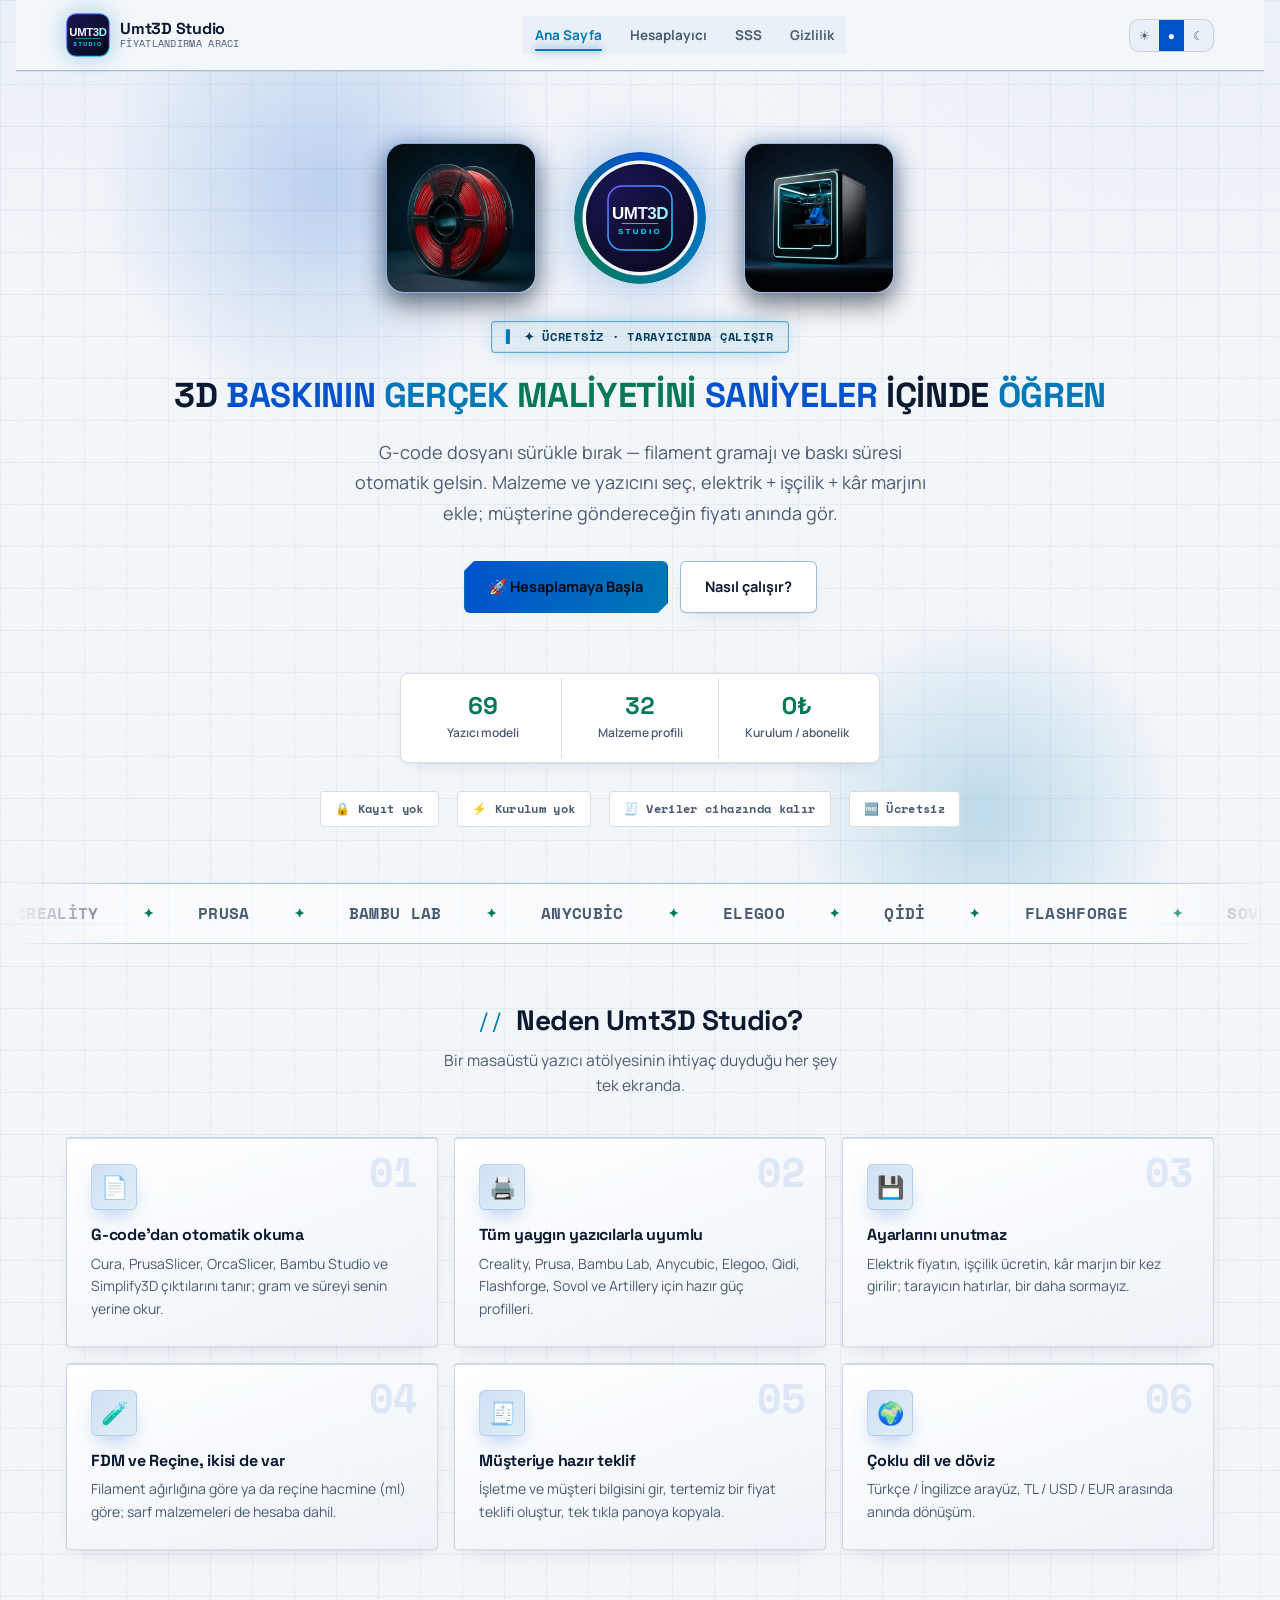
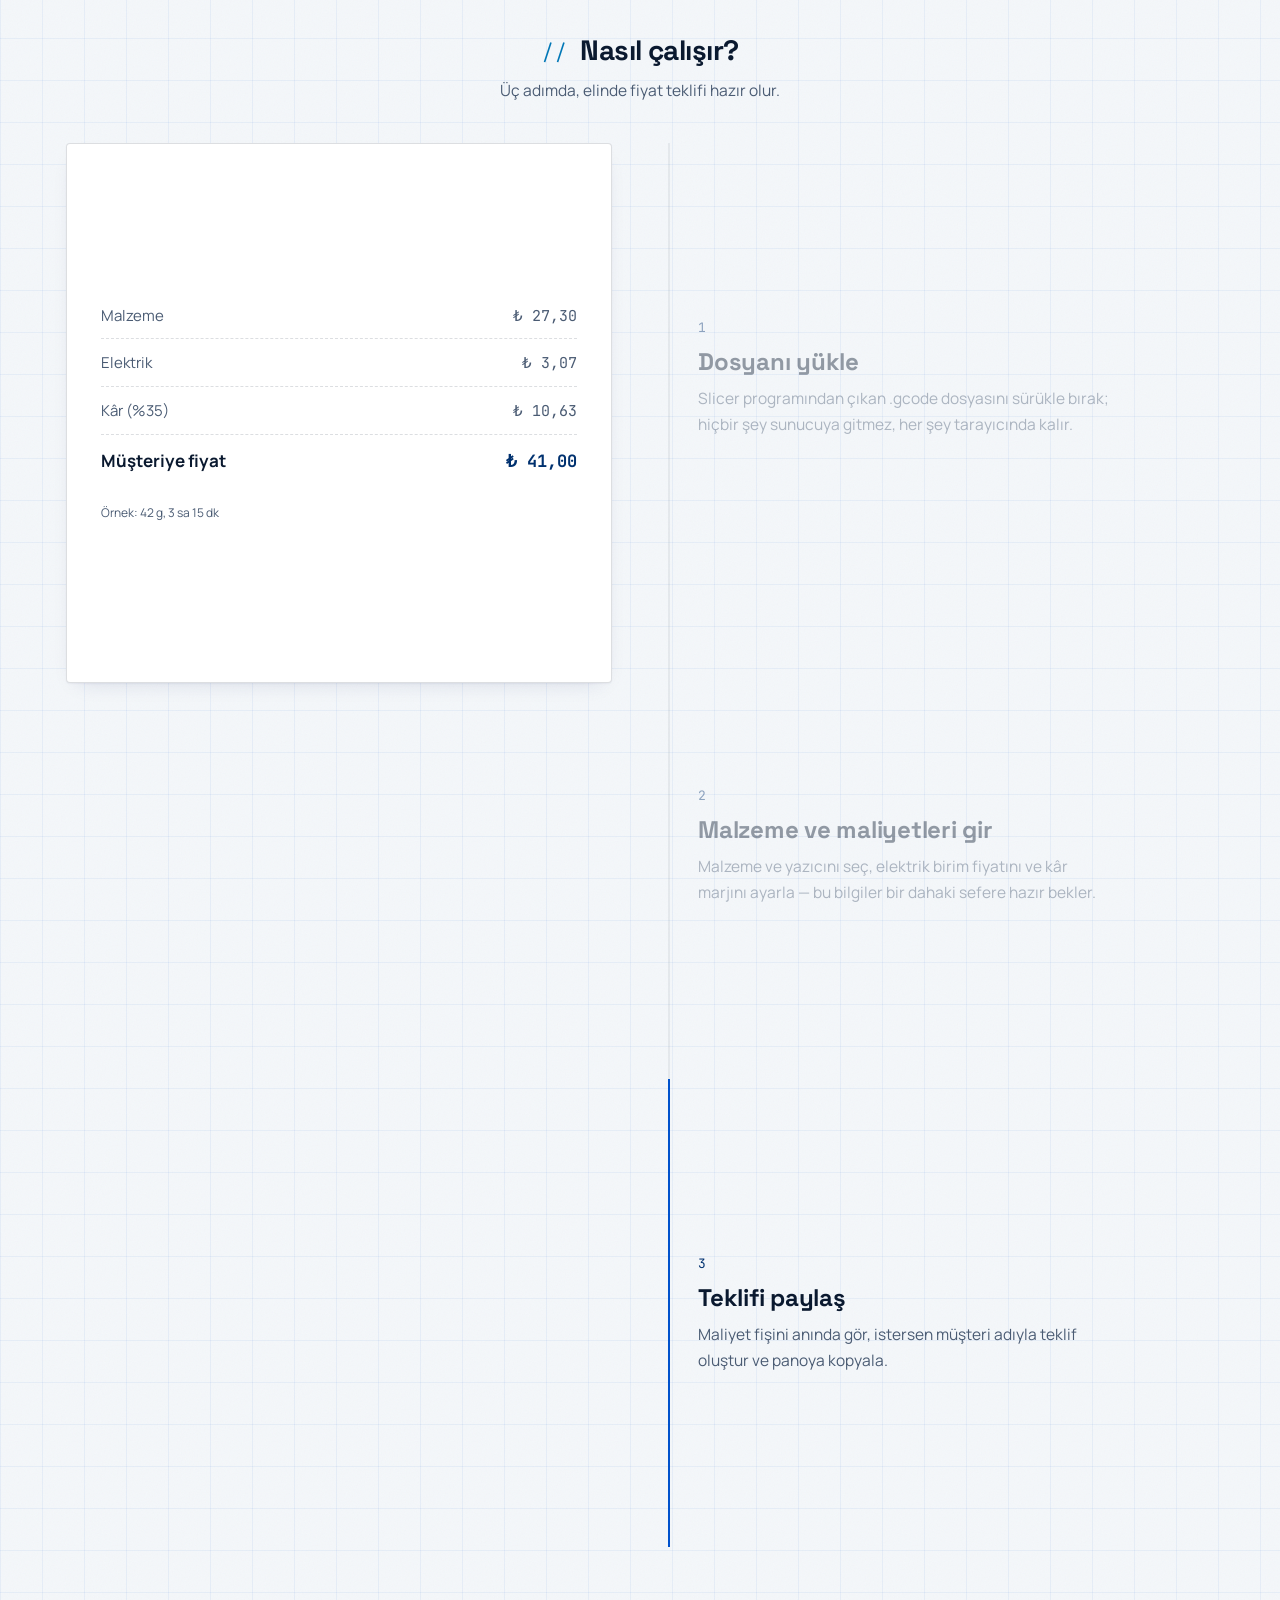
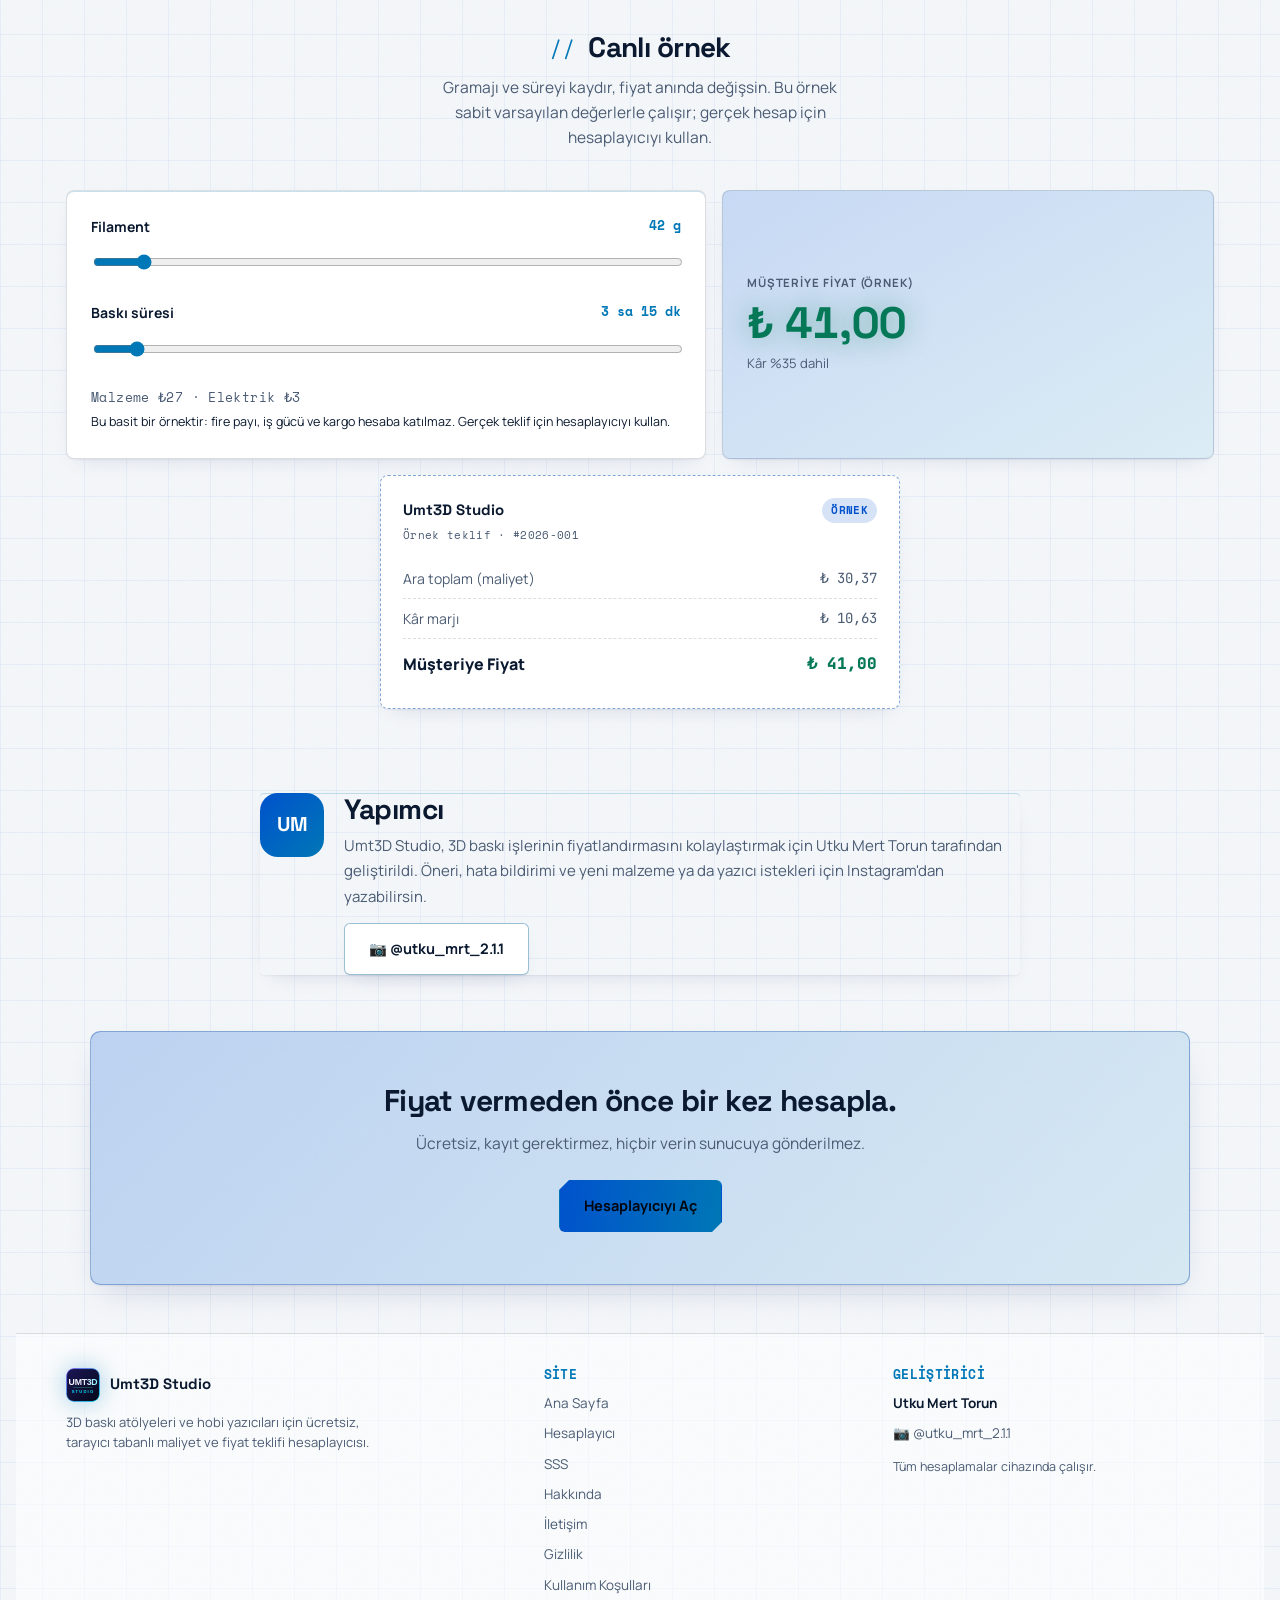
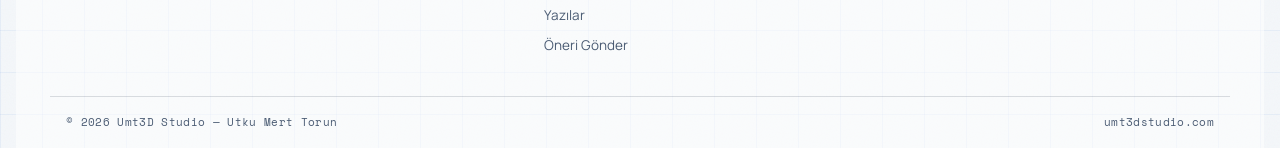
<file: index.html>
<!doctype html>
<html lang="tr">
<head>
<meta charset="utf-8">
<meta name="viewport" content="width=device-width, initial-scale=1, viewport-fit=cover">
<meta name="description" content="G-code dosyandan gramaj ve süreyi otomatik okuyan; malzeme, yazıcı ve kâr marjını hesaplayıp müşteriye hazır teklif üreten ücretsiz 3D baskı hesaplayıcısı.">
<link rel="canonical" href="https://umt3dstudio.com/">
<meta property="og:type" content="website">
<meta property="og:site_name" content="Umt3D Studio">
<meta property="og:title" content="Umt3D Studio — 3D Baskı Fiyat Hesaplayıcı">
<meta property="og:description" content="G-code dosyandan gramaj ve süreyi otomatik okuyan; malzeme, yazıcı ve kâr marjını hesaplayıp müşteriye hazır teklif üreten ücretsiz 3D baskı hesaplayıcısı.">
<meta property="og:url" content="https://umt3dstudio.com/">
<meta property="og:image" content="https://umt3dstudio.com/assets/og.png">
<meta property="og:locale" content="tr_TR">
<meta name="twitter:card" content="summary_large_image">
<meta name="twitter:title" content="Umt3D Studio — 3D Baskı Fiyat Hesaplayıcı">
<meta name="twitter:description" content="G-code dosyandan gramaj ve süreyi otomatik okuyan; malzeme, yazıcı ve kâr marjını hesaplayıp müşteriye hazır teklif üreten ücretsiz 3D baskı hesaplayıcısı.">
<meta name="twitter:image" content="https://umt3dstudio.com/assets/og.png">
<title>Umt3D Studio — 3D Baskı Fiyat Hesaplayıcı</title>
<meta name="author" content="Utku Mert Torun">
<link rel="icon" href="assets/umt3d-icon.svg?v=3" type="image/svg+xml">
<link rel="icon" type="image/png" sizes="192x192" href="icons/icon-192.png?v=3">
<link rel="apple-touch-icon" href="icons/apple-touch-icon.png?v=3">
<link rel="icon" href="favicon.ico?v=3">
<meta name="theme-color" content="#070B1F">
<link rel="manifest" href="manifest.webmanifest">
<link rel="preconnect" href="https://fonts.googleapis.com">
<link rel="preconnect" href="https://fonts.gstatic.com" crossorigin>
<link rel="stylesheet" href="https://fonts.googleapis.com/css2?family=Space+Grotesk:wght@500;600;700&family=Manrope:wght@400;500;600;700;800&family=Space+Mono:wght@400;700&family=JetBrains+Mono:wght@400;600;700&display=swap">
<link rel="stylesheet" href="css/site.css">
<script type="application/ld+json">
{"@context":"https://schema.org","@type":"WebApplication","name":"Umt3D Studio — 3D Baskı Fiyat Hesaplayıcı","url":"https://umt3dstudio.com/","applicationCategory":"BusinessApplication","operatingSystem":"Any (web browser)","offers":{"@type":"Offer","price":"0","priceCurrency":"TRY"},"author":{"@type":"Person","name":"Utku Mert Torun"}}
</script>
</head>
<body>
<a class="skip-link" href="#main">İçeriğe geç</a>

<header class="site-header">
  <nav class="nav">
    <a href="index.html" class="brand">
      <img class="mark-img" src="assets/umt3d-icon.svg?v=3" alt="Umt3D Studio" width="44" height="44">
      <div class="brandname">Umt3D Studio<small>FİYATLANDIRMA ARACI</small></div>
    </a>
    <div class="nav-links" id="navLinks">
      <a href="index.html">Ana Sayfa</a>
      <a href="calculator.html">Hesaplayıcı</a>
      <a href="faq.html">SSS</a>
      <a href="privacy.html">Gizlilik</a>
    </div>
    <div class="nav-right">
      <div class="theme-toggle">
        <button data-theme="light" title="Açık tema" aria-label="Açık tema">☀</button>
        <button data-theme="auto" title="Sistem" aria-label="Sistem">●</button>
        <button data-theme="dark" title="Koyu tema" aria-label="Koyu tema">☾</button>
      </div>
      <button class="nav-burger" aria-label="Menü" aria-expanded="false"><span></span><span></span><span></span></button>
    </div>
  </nav>
</header>

<main id="main">
  <div class="hero-wrapper">
  <section class="hero-section">
    <div class="hero-stage" aria-hidden="true">
      <figure class="hs-side hs-left"><img src="assets/hero-filament.jpg" alt="" width="480" height="480" loading="eager"></figure>
      <div class="hero-orb"><span><img src="assets/umt3d-icon.svg?v=3" alt="" width="150" height="150"></span></div>
      <figure class="hs-side hs-right"><img src="assets/hero-printer.jpg" alt="" width="480" height="480" loading="eager"></figure>
    </div>
    <span class="eyebrow">✦ ÜCRETSİZ · TARAYICINDA ÇALIŞIR</span>
    <h1><span class="w1">3D</span> <span class="w2">BASKININ</span> <span class="w3">GERÇEK</span> <span class="w4">MALİYETİNİ</span> <span class="w5">SANİYELER</span> <span class="w6">İÇİNDE</span> <span class="w7">ÖĞREN</span></h1>
    <p class="lede">
      G-code dosyanı sürükle bırak — filament gramajı ve baskı süresi otomatik gelsin.
      Malzeme ve yazıcını seç, elektrik + işçilik + kâr marjını ekle; müşterine
      göndereceğin fiyatı anında gör.
    </p>
    <div class="hero-cta">
      <a href="calculator.html" class="btn btn-primary">🚀 Hesaplamaya Başla</a>
      <a href="#nasil" class="btn btn-ghost">Nasıl çalışır?</a>
    </div>
    <div class="hero-stats">
      <div class="stat"><div class="num mono">69</div><div class="lbl">Yazıcı modeli</div></div>
      <div class="stat"><div class="num mono">32</div><div class="lbl">Malzeme profili</div></div>
      <div class="stat"><div class="num mono">0₺</div><div class="lbl">Kurulum / abonelik</div></div>
    </div>
    <div class="trust-row" aria-label="Güven">
      <span>🔒 Kayıt yok</span><span>⚡ Kurulum yok</span><span>🧾 Veriler cihazında kalır</span><span>🆓 Ücretsiz</span>
    </div>
  </section>
  </div>

  <div class="marquee" aria-hidden="true"><div class="marquee-track"><span>Creality</span><span>Prusa</span><span>Bambu Lab</span><span>Anycubic</span><span>Elegoo</span><span>Qidi</span><span>Flashforge</span><span>Sovol</span><span>Artillery</span><span>PLA</span><span>PETG</span><span>ABS</span><span>TPU</span><span>Reçine</span><span>Creality</span><span>Prusa</span><span>Bambu Lab</span><span>Anycubic</span><span>Elegoo</span><span>Qidi</span><span>Flashforge</span><span>Sovol</span><span>Artillery</span><span>PLA</span><span>PETG</span><span>ABS</span><span>TPU</span><span>Reçine</span></div></div>

  <section class="section">
    <div class="section-head reveal">
      <h2>Neden Umt3D Studio?</h2>
      <p>Bir masaüstü yazıcı atölyesinin ihtiyaç duyduğu her şey tek ekranda.</p>
    </div>
    <div class="feature-grid">
      <div class="feature-card reveal">
        <div class="ic">📄</div>
        <h3>G-code'dan otomatik okuma</h3>
        <p>Cura, PrusaSlicer, OrcaSlicer, Bambu Studio ve Simplify3D çıktılarını tanır; gram ve süreyi senin yerine okur.</p>
      </div>
      <div class="feature-card reveal">
        <div class="ic">🖨️</div>
        <h3>Tüm yaygın yazıcılarla uyumlu</h3>
        <p>Creality, Prusa, Bambu Lab, Anycubic, Elegoo, Qidi, Flashforge, Sovol ve Artillery için hazır güç profilleri.</p>
      </div>
      <div class="feature-card reveal">
        <div class="ic">💾</div>
        <h3>Ayarlarını unutmaz</h3>
        <p>Elektrik fiyatın, işçilik ücretin, kâr marjın bir kez girilir; tarayıcın hatırlar, bir daha sormayız.</p>
      </div>
      <div class="feature-card reveal">
        <div class="ic">🧪</div>
        <h3>FDM ve Reçine, ikisi de var</h3>
        <p>Filament ağırlığına göre ya da reçine hacmine (ml) göre; sarf malzemeleri de hesaba dahil.</p>
      </div>
      <div class="feature-card reveal">
        <div class="ic">🧾</div>
        <h3>Müşteriye hazır teklif</h3>
        <p>İşletme ve müşteri bilgisini gir, tertemiz bir fiyat teklifi oluştur, tek tıkla panoya kopyala.</p>
      </div>
      <div class="feature-card reveal">
        <div class="ic">🌍</div>
        <h3>Çoklu dil ve döviz</h3>
        <p>Türkçe / İngilizce arayüz, TL / USD / EUR arasında anında dönüşüm.</p>
      </div>
    </div>
  </section>

  <section class="section flow" id="nasil">
    <div class="section-head reveal">
      <h2>Nasıl çalışır?</h2>
      <p>Üç adımda, elinde fiyat teklifi hazır olur.</p>
    </div>
    <div class="flow-grid">
      <div class="flow-visual" aria-hidden="true">
        <figure class="is-on" data-s="1"><img src="assets/hero-printer.jpg" alt="" width="480" height="480" loading="lazy"></figure>
        <figure data-s="2"><img src="assets/hero-filament.jpg" alt="" width="480" height="480" loading="lazy"></figure>
        <figure data-s="3" class="flow-ticket">
          <div class="ft-row"><span>Malzeme</span><span class="mono">₺ 27,30</span></div>
          <div class="ft-row"><span>Elektrik</span><span class="mono">₺ 3,07</span></div>
          <div class="ft-row"><span>Kâr (%35)</span><span class="mono">₺ 10,63</span></div>
          <div class="ft-row ft-total"><span>Müşteriye fiyat</span><span class="mono">₺ 41,00</span></div>
          <small>Örnek: 42 g, 3 sa 15 dk</small>
        </figure>
      </div>
      <ol class="flow-steps">
        <li class="flow-step is-on" data-s="1">
          <div class="n">1</div>
          <h3>Dosyanı yükle</h3>
          <p>Slicer programından çıkan .gcode dosyasını sürükle bırak; hiçbir şey sunucuya gitmez, her şey tarayıcında kalır.</p>
        </li>
        <li class="flow-step" data-s="2">
          <div class="n">2</div>
          <h3>Malzeme ve maliyetleri gir</h3>
          <p>Malzeme ve yazıcını seç, elektrik birim fiyatını ve kâr marjını ayarla — bu bilgiler bir dahaki sefere hazır bekler.</p>
        </li>
        <li class="flow-step" data-s="3">
          <div class="n">3</div>
          <h3>Teklifi paylaş</h3>
          <p>Maliyet fişini anında gör, istersen müşteri adıyla teklif oluştur ve panoya kopyala.</p>
        </li>
      </ol>
    </div>
  </section>

  <section class="section" id="canli">
    <div class="section-head reveal">
      <h2>Canlı örnek</h2>
      <p>Gramajı ve süreyi kaydır, fiyat anında değişsin. Bu örnek sabit varsayılan değerlerle çalışır; gerçek hesap için hesaplayıcıyı kullan.</p>
    </div>
    <div class="demo-grid reveal">
      <div class="demo-card">
        <label class="demo-field">
          <span>Filament <output id="demoGramsOut">42 g</output></span>
          <input type="range" id="demoGrams" min="5" max="500" step="1" value="42">
        </label>
        <label class="demo-field">
          <span>Baskı süresi <output id="demoHoursOut">3 sa 15 dk</output></span>
          <input type="range" id="demoHours" min="0.25" max="48" step="0.25" value="3.25">
        </label>
        <div class="demo-note" id="demoBreak"></div>
        <small class="muted-note">Bu basit bir örnektir: fire payı, iş gücü ve kargo hesaba katılmaz. Gerçek teklif için hesaplayıcıyı kullan.</small>
      </div>
      <div class="demo-result">
        <small>Müşteriye fiyat (örnek)</small>
        <strong class="mono" id="demoTotal">₺ 0,00</strong>
        <span>Kâr %35 dahil</span>
      </div>
    </div>
    <div class="sample-quote reveal" aria-label="Örnek teklif">
      <div class="sq-head">
        <div><strong>Umt3D Studio</strong><small>Örnek teklif · #2026-001</small></div>
        <span class="sq-tag">ÖRNEK</span>
      </div>
      <div class="sq-row"><span>Ara toplam (maliyet)</span><span class="mono" id="sqCost">₺ 0,00</span></div>
      <div class="sq-row"><span>Kâr marjı</span><span class="mono" id="sqMargin">₺ 0,00</span></div>
      <div class="sq-row sq-total"><span>Müşteriye Fiyat</span><span class="mono" id="sqTotal">₺ 0,00</span></div>
    </div>
  </section>

  <section class="section" id="galeri" hidden>
    <div class="section-head reveal">
      <h2>Son baskılar</h2>
      <p>Gerçek baskılardan kareler.</p>
    </div>
    <div class="gallery" id="gallery"></div>
  </section>

  <section class="section" id="yapimci">
    <div class="author card reveal">
      <div class="avatar" aria-hidden="true">UM</div>
      <div>
        <h2>Yapımcı</h2>
        <p>Umt3D Studio, 3D baskı işlerinin fiyatlandırmasını kolaylaştırmak için Utku Mert Torun tarafından geliştirildi. Öneri, hata bildirimi ve yeni malzeme ya da yazıcı istekleri için Instagram'dan yazabilirsin.</p>
        <a class="btn btn-ghost" href="https://instagram.com/utku_mrt_2.1.1" target="_blank" rel="noopener">📷 @utku_mrt_2.1.1</a>
      </div>
    </div>
  </section>

  <div class="cta-band reveal">
    <h2>Fiyat vermeden önce bir kez hesapla.</h2>
    <p>Ücretsiz, kayıt gerektirmez, hiçbir verin sunucuya gönderilmez.</p>
    <a href="calculator.html" class="btn btn-primary">Hesaplayıcıyı Aç</a>
  </div>
</main>

<footer class="site-footer">
  <div class="footer-inner">
    <div>
      <div class="fbrand">
        <img class="mark-img mark-img-sm" src="assets/umt3d-icon.svg?v=3" alt="" width="30" height="30">
        <strong style="font-family:'Space Grotesk',sans-serif;">Umt3D Studio</strong>
      </div>
      <p>3D baskı atölyeleri ve hobi yazıcıları için ücretsiz, tarayıcı tabanlı maliyet ve fiyat teklifi hesaplayıcısı.</p>
    </div>
    <div>
      <h4>Site</h4>
      <div class="footer-links">
        <a href="index.html">Ana Sayfa</a>
        <a href="calculator.html">Hesaplayıcı</a>
        <a href="faq.html">SSS</a>
        <a href="hakkinda.html">Hakkında</a>
        <a href="iletisim.html">İletişim</a>
        <a href="privacy.html">Gizlilik</a>
        <a href="kosullar.html">Kullanım Koşulları</a>
        <a href="blog.html">Yazılar</a>
        <a href="oneri.html">Öneri Gönder</a>
      </div>
    </div>
    <div>
      <h4>Geliştirici</h4>
      <div class="footer-links">
        <span style="color:var(--fg); font-weight:700; font-size:13.5px;">Utku Mert Torun</span>
        <a href="https://instagram.com/utku_mrt_2.1.1" target="_blank" rel="noopener">📷 @utku_mrt_2.1.1</a>
        <span style="color:var(--muted); font-size:12.5px; margin-top:4px;">Tüm hesaplamalar cihazında çalışır.</span>
      </div>
    </div>
  </div>
  <div class="footer-bottom">
    <span>© <span id="yr"></span> Umt3D Studio — Utku Mert Torun</span>
    <span>umt3dstudio.com</span>
  </div>
</footer>

<script>document.getElementById("yr").textContent = new Date().getFullYear();</script>
<script>window.GALLERY = [];</script>
<script>window.UMT_ANALYTICS_TOKEN = "";</script>
<script src="js/site.js"></script>
</body>
</html>
</file>
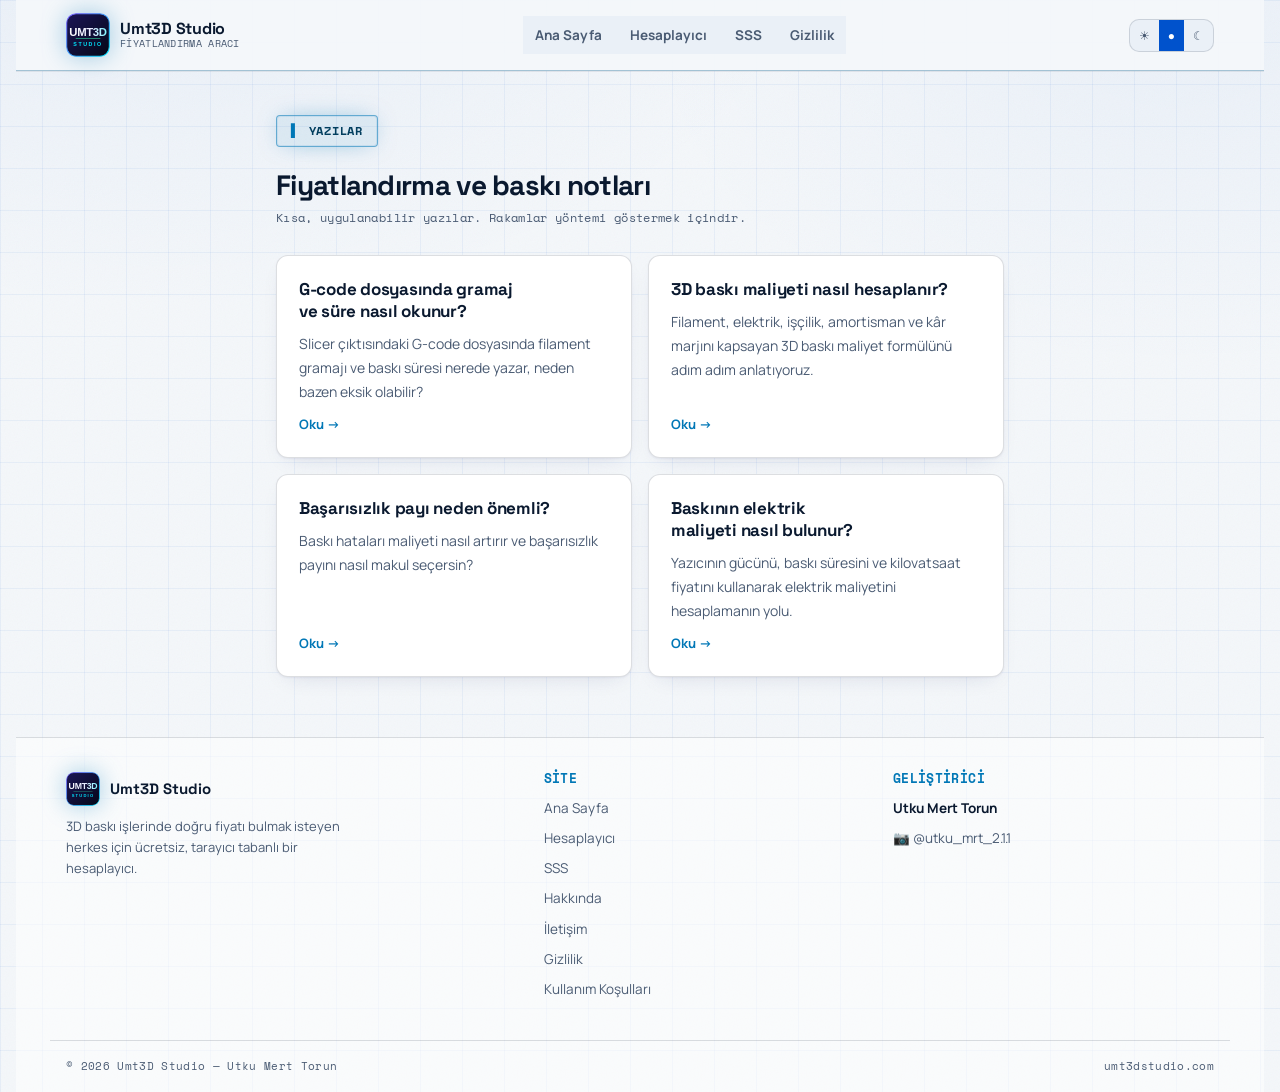
<file: blog.html>
<!doctype html>
<html lang="tr">
<head>
<meta charset="utf-8">
<meta name="viewport" content="width=device-width, initial-scale=1, viewport-fit=cover">
<title>Yazılar — Umt3D Studio</title>
<meta name="description" content="3D baskı fiyatlandırması, G-code, elektrik maliyeti ve başarısızlık payı üzerine kısa yazılar.">
<meta name="author" content="Utku Mert Torun">
<meta name="robots" content="index,follow">
<link rel="canonical" href="https://umt3dstudio.com/blog.html">
<meta property="og:type" content="website">
<meta property="og:site_name" content="Umt3D Studio">
<meta property="og:title" content="Yazılar — Umt3D Studio">
<meta property="og:description" content="3D baskı fiyatlandırması, G-code, elektrik maliyeti ve başarısızlık payı üzerine kısa yazılar.">
<meta property="og:url" content="https://umt3dstudio.com/blog.html">
<meta property="og:image" content="https://umt3dstudio.com/assets/og.png">
<meta property="og:locale" content="tr_TR">
<meta name="twitter:card" content="summary_large_image">
<meta name="theme-color" content="#070B1F">
<link rel="manifest" href="manifest.webmanifest">
<link rel="icon" href="assets/umt3d-icon.svg?v=3" type="image/svg+xml">
<link rel="icon" href="favicon.ico?v=3">
<link rel="apple-touch-icon" href="icons/apple-touch-icon.png?v=3">
<link rel="preconnect" href="https://fonts.googleapis.com">
<link rel="preconnect" href="https://fonts.gstatic.com" crossorigin>
<link rel="stylesheet" href="https://fonts.googleapis.com/css2?family=Space+Grotesk:wght@500;600;700&family=Manrope:wght@400;500;600;700;800&family=Space+Mono:wght@400;700&family=JetBrains+Mono:wght@400;600;700&display=swap">
<link rel="stylesheet" href="css/site.css">
</head>
<body>
<a class="skip-link" href="#main">İçeriğe geç</a>

<header class="site-header">
  <nav class="nav">
    <a href="index.html" class="brand">
      <img class="mark-img" src="assets/umt3d-icon.svg?v=3" alt="Umt3D Studio" width="44" height="44">
      <div class="brandname">Umt3D Studio<small>FİYATLANDIRMA ARACI</small></div>
    </a>
    <div class="nav-links" id="navLinks">
      <a href="index.html">Ana Sayfa</a>
      <a href="calculator.html">Hesaplayıcı</a>
      <a href="faq.html">SSS</a>
      <a href="privacy.html">Gizlilik</a>
    </div>
    <div class="nav-right">
      <div class="theme-toggle">
        <button data-theme="light" title="Açık tema" aria-label="Açık tema">☀</button>
        <button data-theme="auto" title="Sistem" aria-label="Sistem">●</button>
        <button data-theme="dark" title="Koyu tema" aria-label="Koyu tema">☾</button>
      </div>
      <button class="nav-burger" aria-label="Menü" aria-expanded="false"><span></span><span></span><span></span></button>
    </div>
  </nav>
</header>

<main class="content-page" id="main" tabindex="-1">
  <span class="eyebrow">YAZILAR</span>
  <h1>Fiyatlandırma ve baskı notları</h1>
  <p class="updated">Kısa, uygulanabilir yazılar. Rakamlar yöntemi göstermek içindir.</p>
  <div class="blog-grid">
    <a class="blog-card reveal" href="yazi-gcode-nasil-okunur.html">
      <h3>G-code dosyasında gramaj ve süre nasıl okunur?</h3>
      <p>Slicer çıktısındaki G-code dosyasında filament gramajı ve baskı süresi nerede yazar, neden bazen eksik olabilir?</p>
      <span class="blog-more">Oku →</span>
    </a>
    <a class="blog-card reveal" href="yazi-baski-maliyeti-formulu.html">
      <h3>3D baskı maliyeti nasıl hesaplanır?</h3>
      <p>Filament, elektrik, işçilik, amortisman ve kâr marjını kapsayan 3D baskı maliyet formülünü adım adım anlatıyoruz.</p>
      <span class="blog-more">Oku →</span>
    </a>
    <a class="blog-card reveal" href="yazi-basarisizlik-payi.html">
      <h3>Başarısızlık payı neden önemli?</h3>
      <p>Baskı hataları maliyeti nasıl artırır ve başarısızlık payını nasıl makul seçersin?</p>
      <span class="blog-more">Oku →</span>
    </a>
    <a class="blog-card reveal" href="yazi-elektrik-maliyeti.html">
      <h3>Baskının elektrik maliyeti nasıl bulunur?</h3>
      <p>Yazıcının gücünü, baskı süresini ve kilovatsaat fiyatını kullanarak elektrik maliyetini hesaplamanın yolu.</p>
      <span class="blog-more">Oku →</span>
    </a>
  </div>

</main>

<footer class="site-footer">
  <div class="footer-inner">
    <div>
      <div class="fbrand">
        <img class="mark-img mark-img-sm" src="assets/umt3d-icon.svg?v=3" alt="" width="34" height="34">
        <strong style="font-family:'Space Grotesk',sans-serif;">Umt3D Studio</strong>
      </div>
      <p>3D baskı işlerinde doğru fiyatı bulmak isteyen herkes için ücretsiz, tarayıcı tabanlı bir hesaplayıcı.</p>
    </div>
    <div>
      <h4>Site</h4>
      <div class="footer-links">
        <a href="index.html">Ana Sayfa</a>
        <a href="calculator.html">Hesaplayıcı</a>
        <a href="faq.html">SSS</a>
        <a href="hakkinda.html">Hakkında</a>
        <a href="iletisim.html">İletişim</a>
        <a href="privacy.html">Gizlilik</a>
        <a href="kosullar.html">Kullanım Koşulları</a>
      </div>
    </div>
    <div>
      <h4>Geliştirici</h4>
      <div class="footer-links">
        <span style="color:var(--fg); font-weight:700; font-size:13.5px;">Utku Mert Torun</span>
        <a href="https://instagram.com/utku_mrt_2.1.1" target="_blank" rel="noopener">📷 @utku_mrt_2.1.1</a>
      </div>
    </div>
  </div>
  <div class="footer-bottom">
    <span>© <span id="yr"></span> Umt3D Studio — Utku Mert Torun</span>
    <span>umt3dstudio.com</span>
  </div>
</footer>

<script>document.getElementById("yr").textContent = new Date().getFullYear();</script>
<script>window.UMT_ANALYTICS_TOKEN = "";</script>
<script src="js/site.js"></script>
</body>
</html>
</file>
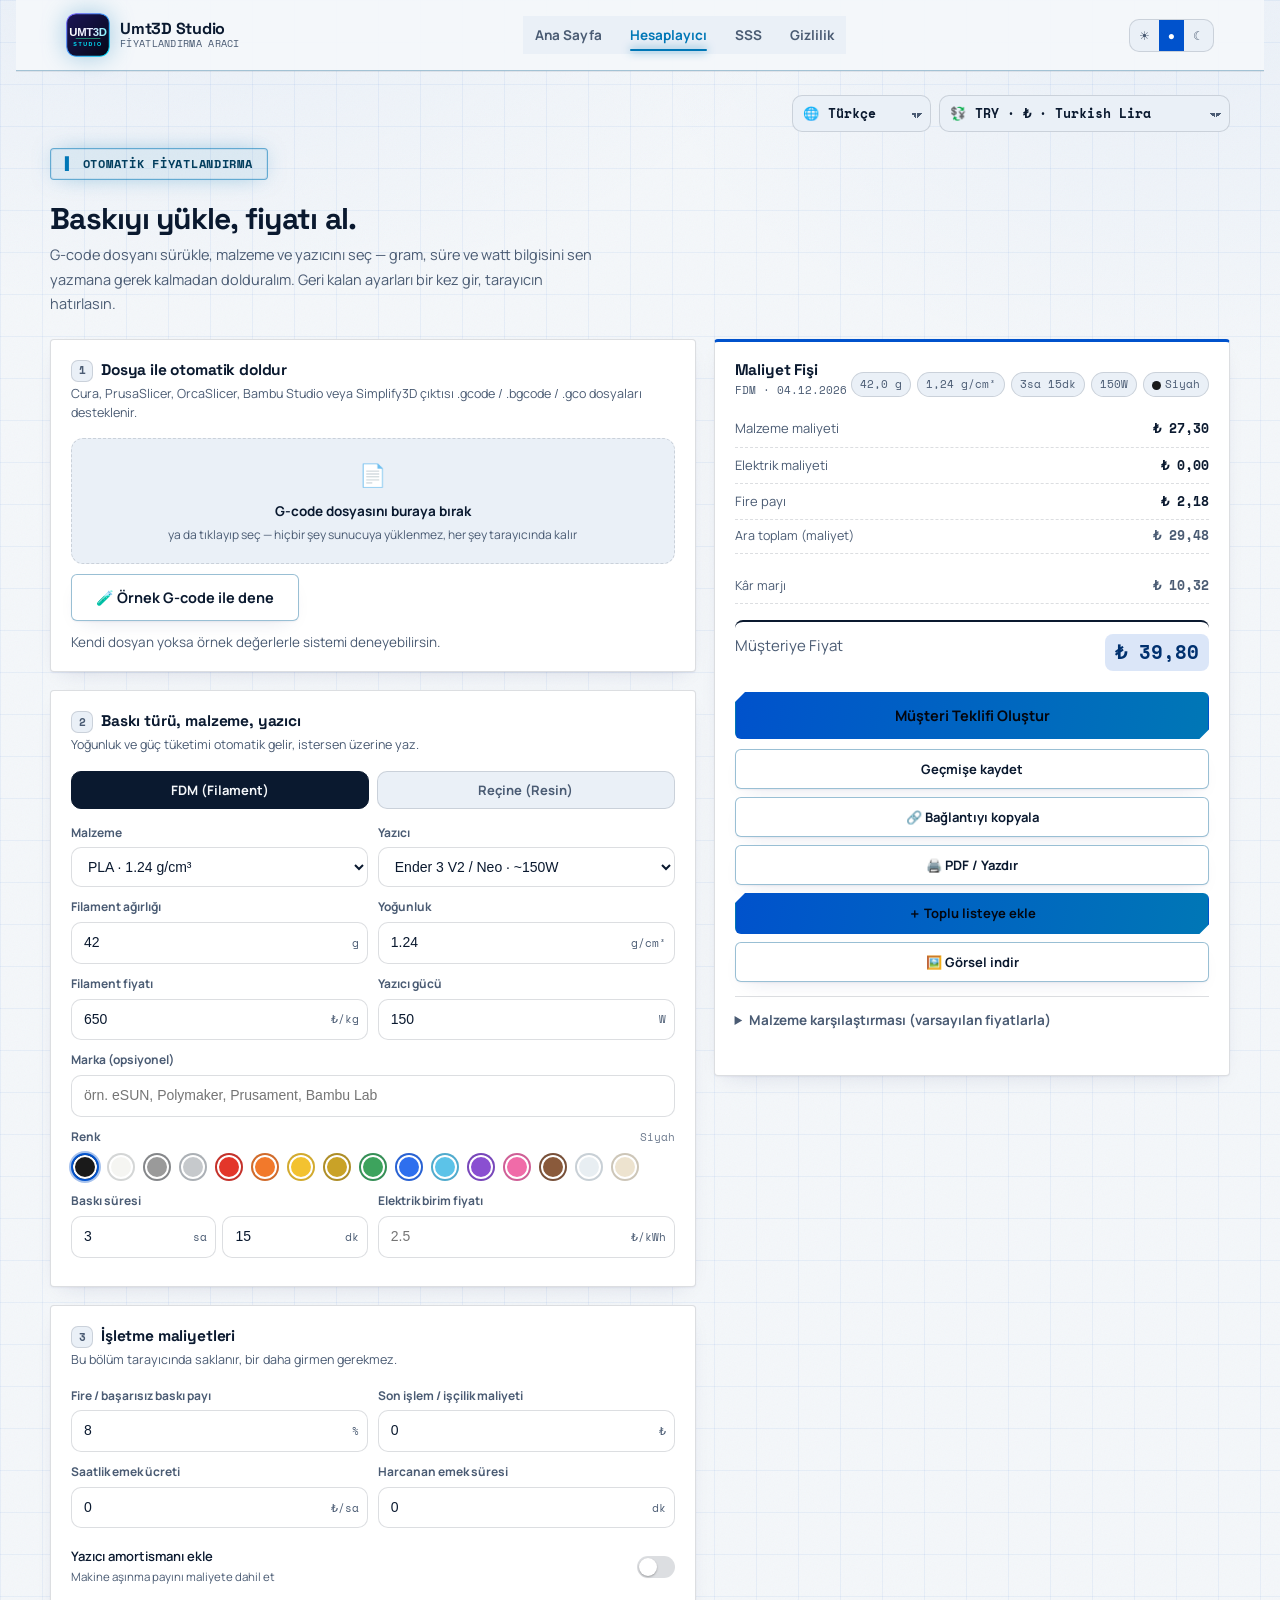
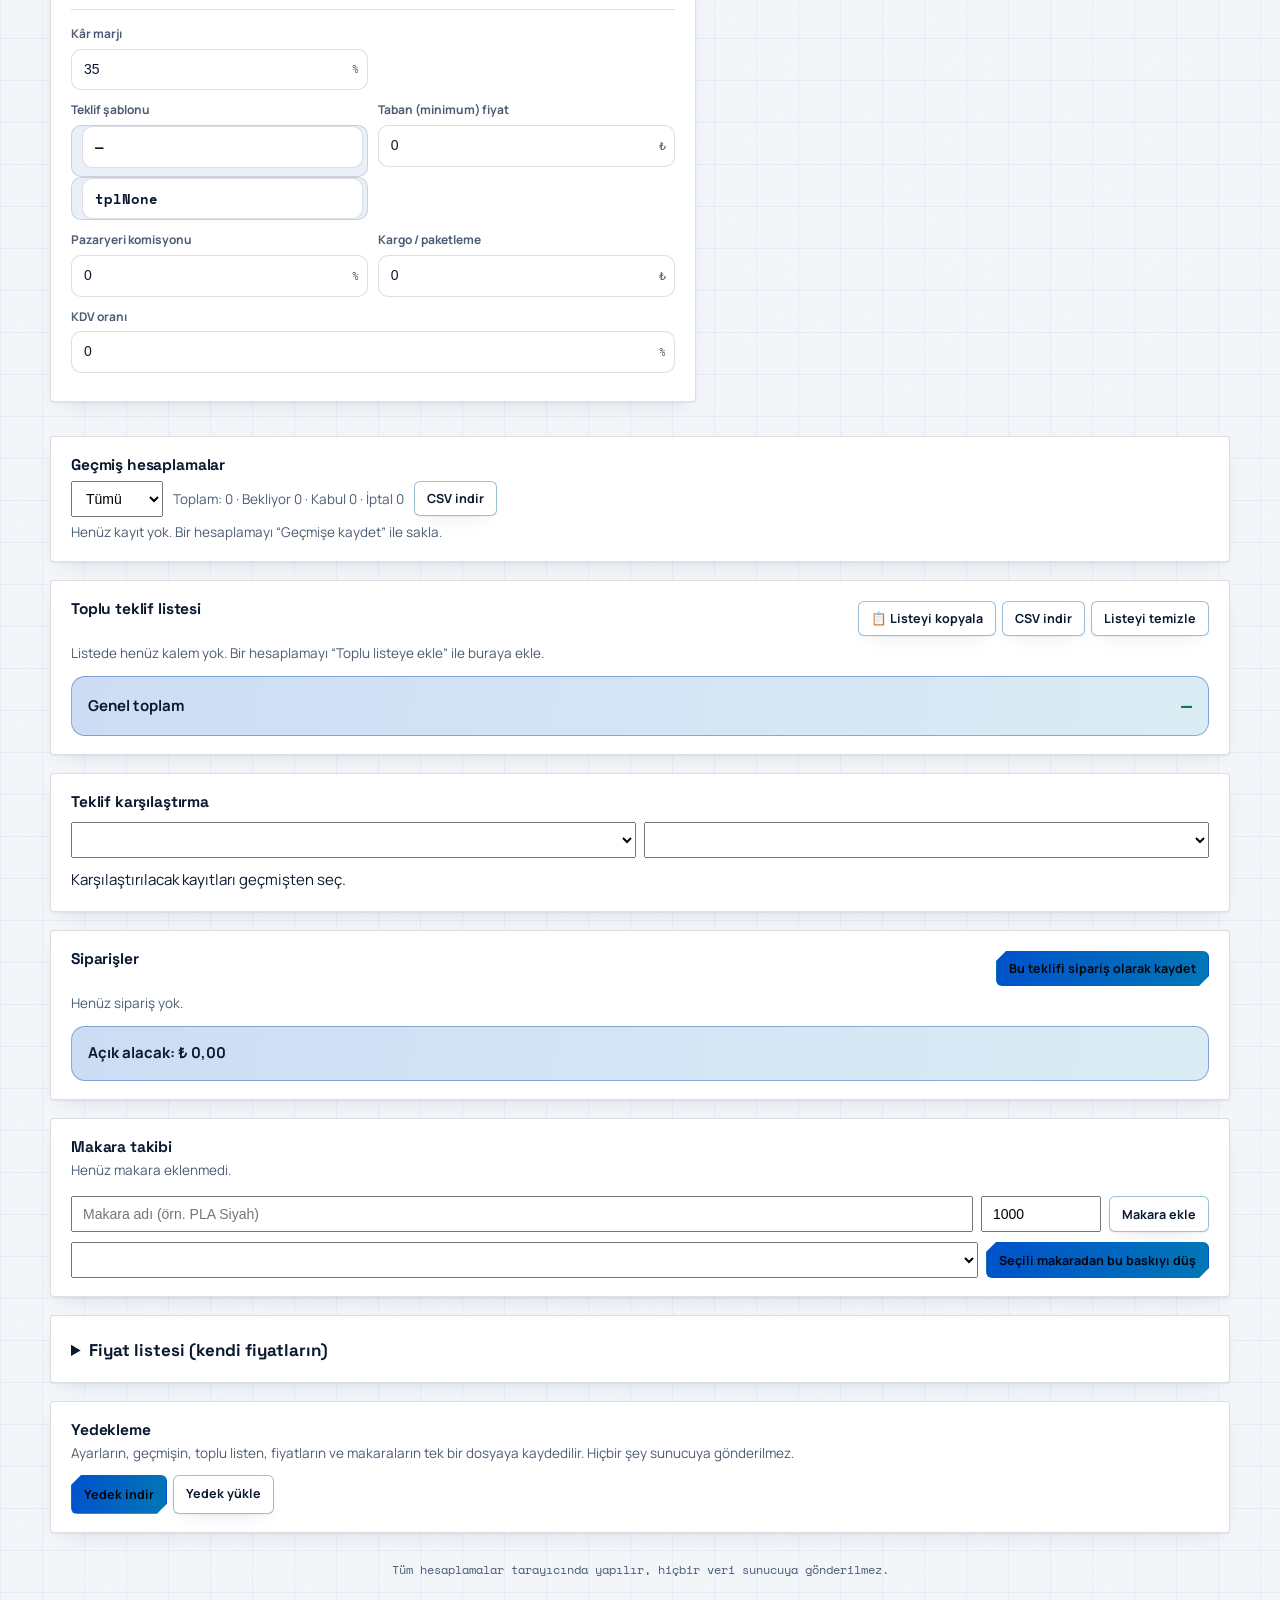
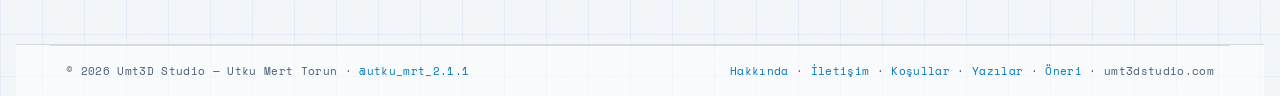
<file: calculator.html>
<!doctype html>
<html lang="tr">
<head>
<meta charset="utf-8">
<meta name="viewport" content="width=device-width, initial-scale=1, viewport-fit=cover">
<meta name="description" content="3D baskı maliyetini ve müşteri fiyatını hesapla: filament, elektrik, işçilik, amortisman, kâr ve KDV. Toplu teklif, makara takibi ve yedekleme.">
<link rel="canonical" href="https://umt3dstudio.com/calculator.html">
<meta property="og:type" content="website">
<meta property="og:site_name" content="Umt3D Studio">
<meta property="og:title" content="Hesaplayıcı — Umt3D Studio">
<meta property="og:description" content="3D baskı maliyetini ve müşteri fiyatını hesapla: filament, elektrik, işçilik, amortisman, kâr ve KDV. Toplu teklif, makara takibi ve yedekleme.">
<meta property="og:url" content="https://umt3dstudio.com/calculator.html">
<meta property="og:image" content="https://umt3dstudio.com/assets/og.png">
<meta property="og:locale" content="tr_TR">
<meta name="twitter:card" content="summary_large_image">
<meta name="twitter:title" content="Hesaplayıcı — Umt3D Studio">
<meta name="twitter:description" content="3D baskı maliyetini ve müşteri fiyatını hesapla: filament, elektrik, işçilik, amortisman, kâr ve KDV. Toplu teklif, makara takibi ve yedekleme.">
<meta name="twitter:image" content="https://umt3dstudio.com/assets/og.png">
<title>Hesaplayıcı — Umt3D Studio</title>
<meta name="author" content="Utku Mert Torun">
<link rel="icon" href="assets/umt3d-icon.svg?v=3" type="image/svg+xml">
<link rel="icon" type="image/png" sizes="192x192" href="icons/icon-192.png?v=3">
<link rel="apple-touch-icon" href="icons/apple-touch-icon.png?v=3">
<link rel="icon" href="favicon.ico?v=3">
<meta name="theme-color" content="#070B1F">
<link rel="manifest" href="manifest.webmanifest">
<link rel="preconnect" href="https://fonts.googleapis.com">
<link rel="preconnect" href="https://fonts.gstatic.com" crossorigin>
<link rel="stylesheet" href="https://fonts.googleapis.com/css2?family=Space+Grotesk:wght@500;600;700&family=Manrope:wght@400;500;600;700;800&family=Space+Mono:wght@400;700&family=JetBrains+Mono:wght@400;600;700&display=swap">
<link rel="stylesheet" href="css/site.css">
<link rel="stylesheet" href="css/calculator.css">
</head>
<body>
<a class="skip-link" href="#main">İçeriğe geç</a>

<header class="site-header">
  <nav class="nav">
    <a href="index.html" class="brand">
      <img class="mark-img" src="assets/umt3d-icon.svg?v=3" alt="Umt3D Studio" width="44" height="44">
      <div class="brandname">Umt3D Studio<small>FİYATLANDIRMA ARACI</small></div>
    </a>
    <div class="nav-links" id="navLinks">
      <a href="index.html">Ana Sayfa</a>
      <a href="calculator.html">Hesaplayıcı</a>
      <a href="faq.html">SSS</a>
      <a href="privacy.html">Gizlilik</a>
    </div>
    <div class="nav-right">
      <div class="theme-toggle">
        <button data-theme="light" title="Açık tema" aria-label="Açık tema">☀</button>
        <button data-theme="auto" title="Sistem" aria-label="Sistem">●</button>
        <button data-theme="dark" title="Koyu tema" aria-label="Koyu tema">☾</button>
      </div>
      <button class="nav-burger" aria-label="Menü" aria-expanded="false"><span></span><span></span><span></span></button>
    </div>
  </nav>
</header>

<div class="calc-wrap" id="main" tabindex="-1">

  <div class="localebar">
    <div class="selectwrap">
      <span class="selecticon">🌐</span>
      <select id="langSelect" aria-label="Dil / Language"></select>
    </div>
    <div class="selectwrap">
      <span class="selecticon">💱</span>
      <select id="curSelect" aria-label="Para birimi / Currency"></select>
    </div>
  </div>

  <div class="calc-hero">
    <span class="eyebrow" data-i18n="eyebrow">OTOMATİK FİYATLANDIRMA</span>
    <h1 data-i18n="heroTitle">Baskıyı yükle, fiyatı al.</h1>
    <p data-i18n="heroSub">G-code dosyanı sürükle, malzeme ve yazıcını seç — gram, süre ve watt bilgisini sen yazmana gerek kalmadan dolduralım. Geri kalan ayarları bir kez gir, tarayıcın hatırlasın.</p>
  </div>

  <div class="grid">
    <div class="left">

      <div class="card">
        <h2><span class="stepno">1</span> <span data-i18n="h1t">Dosya ile otomatik doldur</span></h2>
        <p class="sub" data-i18n="h1s">Cura, PrusaSlicer, OrcaSlicer, Bambu Studio veya Simplify3D çıktısı .gcode / .bgcode / .gco dosyaları desteklenir.</p>
        <div class="drop" id="dropzone">
          <div class="ic">📄</div>
          <div class="t1" data-i18n="dropT1">G-code dosyasını buraya bırak</div>
          <div class="t2" data-i18n="dropT2">ya da tıklayıp seç — hiçbir şey sunucuya yüklenmez, her şey tarayıcında kalır</div>
          <input type="file" id="fileInput" accept=".gcode,.gco,.g,.bgcode,.txt,.3mf" multiple>
        </div>
        <div class="sample-row">
          <button type="button" class="btn btn-ghost" id="sampleBtn">🧪 Örnek G-code ile dene</button>
          <small class="muted-note">Kendi dosyan yoksa örnek değerlerle sistemi deneyebilirsin.</small>
        </div>
        <div id="parseResult"></div>
      </div>

      <div class="card">
        <h2><span class="stepno">2</span> <span data-i18n="h2t">Baskı türü, malzeme, yazıcı</span></h2>
        <p class="sub" data-i18n="h2s">Yoğunluk ve güç tüketimi otomatik gelir, istersen üzerine yaz.</p>

        <div class="modetabs">
          <button class="active" data-mode="fdm" data-i18n="modeFdm">FDM (Filament)</button>
          <button data-mode="resin" data-i18n="modeResin">Reçine (Resin)</button>
        </div>

        <div id="fdmFields">
          <div class="frow">
            <div class="field">
              <label><span data-i18n="lblMaterial">Malzeme</span></label>
              <select id="material"></select>
            </div>
            <div class="field">
              <label><span data-i18n="lblPrinter">Yazıcı</span></label>
              <select id="printer"></select>
            </div>
          </div>
          <div class="frow">
            <div class="field">
              <label><span data-i18n="lblWeight">Filament ağırlığı</span> <span class="hint" id="weightAutoHint"></span></label>
              <div class="unit-wrap"><input type="number" id="weight" min="0" step="0.1" placeholder="0"><span class="u">g</span></div>
            </div>
            <div class="field">
              <label><span data-i18n="lblDensity">Yoğunluk</span></label>
              <div class="unit-wrap"><input type="number" id="density" min="0" step="0.01"><span class="u">g/cm³</span></div>
            </div>
          </div>
          <div class="frow">
            <div class="field">
              <label><span data-i18n="lblFilPrice">Filament fiyatı</span></label>
              <div class="unit-wrap"><input type="number" id="filPrice" min="0" step="1"><span class="u mono" id="filPriceUnit">₺/kg</span></div>
            </div>
            <div class="field">
              <label><span data-i18n="lblWatt">Yazıcı gücü</span> <span class="hint" id="wattAutoHint"></span></label>
              <div class="unit-wrap"><input type="number" id="watt" min="0" step="5"><span class="u">W</span></div>
            </div>
          </div>
          <div class="frow single">
            <div class="field">
              <label><span data-i18n="lblBrand">Marka (opsiyonel)</span></label>
              <input type="text" id="materialBrand" data-i18n-ph="brandPh" placeholder="örn. eSUN, Polymaker, Prusament, Bambu Lab">
            </div>
          </div>
        </div>

        <div id="resinFields" hidden>
          <div class="frow">
            <div class="field">
              <label><span data-i18n="lblResinPrinter">Reçine yazıcısı</span></label>
              <select id="resinPrinter"></select>
            </div>
            <div class="field">
              <label><span data-i18n="lblResinMaterial">Reçine türü</span></label>
              <select id="resinMaterial"></select>
            </div>
          </div>
          <div class="frow">
            <div class="field">
              <label><span data-i18n="lblResinVol">Reçine hacmi</span> <span class="hint" id="volAutoHint"></span></label>
              <div class="unit-wrap"><input type="number" id="resinVol" min="0" step="1"><span class="u">ml</span></div>
            </div>
            <div class="field">
              <label><span data-i18n="lblResinPrice">Reçine fiyatı</span></label>
              <div class="unit-wrap"><input type="number" id="resinPrice" min="0" step="1"><span class="u mono" id="resinPriceUnit">₺/L</span></div>
            </div>
          </div>
          <div class="frow">
            <div class="field">
              <label><span data-i18n="lblResinWatt">Yazıcı + UV küvet gücü</span> <span class="hint" id="resinWattAutoHint"></span></label>
              <div class="unit-wrap"><input type="number" id="resinWatt" min="0" step="5" value="70"><span class="u">W</span></div>
            </div>
            <div class="field">
              <label><span data-i18n="lblConsumables">Sarf malzeme (IPA, eldiven vb.)</span></label>
              <div class="unit-wrap"><input type="number" id="resinConsumables" min="0" step="1" value="15"><span class="u mono" id="consUnit">₺</span></div>
            </div>
          </div>
        </div>

        <div class="frow single">
          <div class="field">
            <label><span data-i18n="lblColor">Renk</span> <span class="hint mono" id="colorLabel"></span></label>
            <div class="swatchrow" id="colorRow"></div>
          </div>
        </div>

        <div class="frow">
          <div class="field">
            <label><span data-i18n="lblTime">Baskı süresi</span> <span class="hint" id="timeAutoHint"></span></label>
            <div style="display:flex; gap:6px;">
              <div class="unit-wrap" style="flex:1;"><input type="number" id="hours" min="0" step="1" placeholder="0"><span class="u" data-i18n="unitH">sa</span></div>
              <div class="unit-wrap" style="flex:1;"><input type="number" id="minutes" min="0" max="59" step="1" placeholder="0"><span class="u" data-i18n="unitM">dk</span></div>
            </div>
          </div>
          <div class="field">
            <label><span data-i18n="lblElec">Elektrik birim fiyatı</span></label>
            <div class="unit-wrap"><input type="number" id="elecPrice" min="0" step="0.1" placeholder="2.5"><span class="u mono" id="elecUnit">₺/kWh</span></div>
          </div>
        </div>
      </div>

      <div class="card">
        <h2><span class="stepno">3</span> <span data-i18n="h3t">İşletme maliyetleri</span></h2>
        <p class="sub" data-i18n="h3s">Bu bölüm tarayıcında saklanır, bir daha girmen gerekmez.</p>
        <div class="frow">
          <div class="field">
            <label><span data-i18n="lblFail">Fire / başarısız baskı payı</span></label>
            <div class="unit-wrap"><input type="number" id="failRate" min="0" max="100" step="1" value="8"><span class="u">%</span></div>
          </div>
          <div class="field">
            <label><span data-i18n="lblPost">Son işlem / işçilik maliyeti</span></label>
            <div class="unit-wrap"><input type="number" id="postProcess" min="0" step="1" value="0"><span class="u mono" id="postUnit">₺</span></div>
          </div>
        </div>
        <div class="frow">
          <div class="field">
            <label><span data-i18n="lblLaborRate">Saatlik emek ücreti</span></label>
            <div class="unit-wrap"><input type="number" id="laborRate" min="0" step="10" value="0"><span class="u mono" id="laborUnit">₺/sa</span></div>
          </div>
          <div class="field">
            <label><span data-i18n="lblLaborTime">Harcanan emek süresi</span></label>
            <div class="unit-wrap"><input type="number" id="laborTime" min="0" step="5" value="0"><span class="u" data-i18n="unitMin">dk</span></div>
          </div>
        </div>

        <div class="toggle-row">
          <div>
            <div class="tlabel" data-i18n="depToggle">Yazıcı amortismanı ekle</div>
            <div class="tsub" data-i18n="depToggleSub">Makine aşınma payını maliyete dahil et</div>
          </div>
          <label class="switch"><input type="checkbox" id="depToggle"><span class="track"></span><span class="knob"></span></label>
        </div>
        <div class="frow" id="depFields" hidden>
          <div class="field">
            <label><span data-i18n="lblPrinterCost">Yazıcı maliyeti</span></label>
            <div class="unit-wrap"><input type="number" id="printerCost" min="0" step="100" value="15000"><span class="u mono" id="printerCostUnit">₺</span></div>
          </div>
          <div class="field">
            <label><span data-i18n="lblLifetime">Beklenen ömür</span></label>
            <div class="unit-wrap"><input type="number" id="lifetimeHours" min="1" step="100" value="4000"><span class="u" data-i18n="unitHours">saat</span></div>
          </div>
        </div>

        <hr class="div">
        <div class="frow">
          <div class="field">
            <label><span data-i18n="lblMargin">Kâr marjı</span></label>
            <div class="unit-wrap"><input type="number" id="margin" min="0" step="5" value="35"><span class="u">%</span></div>
          </div>
          <div class="field">
            <label><span data-i18n="lblFx">Döviz kuru (₺ başına)</span></label>
            <div class="unit-wrap"><input type="number" id="fxRate" min="0" step="0.01" placeholder="—"><span class="u mono" id="fxUnit">USD/₺</span></div>
            <small class="muted-note" id="fxWarn" hidden role="status"></small>
          </div>
        </div>
        <div class="frow">
          <div class="field">
            <label><span data-i18n="lblTpl">Teklif şablonu</span></label>
            <div class="selectwrap"><select id="presetSelect" aria-label="Hazır ayar" style="margin-bottom:8px;">
              <option value="" data-i18n="presetNone">—</option>
              <option value="figure" data-i18n="presetFigure">Figür (hata %15, işçilik 30 dk)</option>
              <option value="box" data-i18n="presetBox">Kutu (hata %10, işçilik 10 dk)</option>
              <option value="proto" data-i18n="presetProto">Prototip (hata %20, işçilik 15 dk)</option>
              <option value="large" data-i18n="presetLarge">Büyük parça (hata %12, işçilik 20 dk)</option>
            </select></div>
          <div class="selectwrap"><select id="tplSelect">
              <option value="" data-i18n="tplNone">—</option>
              <option value="bireysel" data-i18n="tplBireysel">Bireysel (%35 kâr)</option>
              <option value="kurumsal" data-i18n="tplKurumsal">Kurumsal (%20 kâr)</option>
              <option value="acele" data-i18n="tplAcele">Acele teslimat (%50 kâr)</option>
            </select></div>
          </div>
          <div class="field">
            <label><span data-i18n="lblMinPrice">Taban (minimum) fiyat</span></label>
            <div class="unit-wrap"><input type="number" id="minPrice" min="0" step="10" value="0"><span class="u mono">₺</span></div>
          </div>
          <div class="field">
            <label><span data-i18n="lblPlatformFee">Pazaryeri komisyonu</span></label>
            <div class="unit-wrap"><input type="number" id="platformFee" min="0" max="90" step="1" value="0"><span class="u">%</span></div>
          </div>
          <div class="field">
            <label><span data-i18n="lblShippingFee">Kargo / paketleme</span></label>
            <div class="unit-wrap"><input type="number" id="shippingFee" min="0" step="5" value="0"><span class="u mono">₺</span></div>
          </div>
        </div>
        <div class="frow single">
          <div class="field">
            <label><span data-i18n="lblVat">KDV oranı</span></label>
            <div class="unit-wrap"><input type="number" id="vatRate" min="0" step="1" value="0"><span class="u">%</span></div>
          </div>
        </div>
      </div>

    </div>

    <div class="right">
      <div class="ticket">
        <div class="card" id="ticketCard">
          <div class="head">
            <div>
              <h2 style="margin-bottom:2px;" data-i18n="ticketTitle">Maliyet Fişi</h2>
              <div class="tag mono" id="ticketTag">—</div>
            </div>
            <div class="badgewrap" id="modeBadge"></div>
          </div>

          <div id="lines"></div>

          <div id="warnBox"></div>

          <button class="btn btn-primary" id="quoteBtn" style="margin-top:14px;" data-i18n="btnQuote">Müşteri Teklifi Oluştur</button>
          <div class="tool-row">
            <button class="btn btn-ghost" id="histSaveBtn" data-i18n="btnHistSave">Geçmişe kaydet</button>
            <button class="btn btn-ghost" id="shareBtn" data-i18n="btnShare">🔗 Bağlantıyı kopyala</button>
            <button class="btn btn-ghost" id="printBtn" data-i18n="btnPrint">🖨️ PDF / Yazdır</button>
            <button class="btn btn-primary" id="batchAddBtn" data-i18n="btnBatchAdd">＋ Toplu listeye ekle</button>
            <button class="btn btn-ghost" id="pngBtn" data-i18n="btnPng">🖼️ Görsel indir</button>
          </div>
          <details class="cmp" id="cmpBox" hidden>
            <summary data-i18n="cmpTitle">Malzeme karşılaştırması</summary>
            <div id="cmpList"></div>
          </details>
          <div class="saved-pill" id="savedPill">✓ <span data-i18n="savedMsg">Ayarların kaydedildi</span></div>
        </div>

        <div class="card" id="quoteSection" hidden>
          <h2 data-i18n="quoteHeadTitle">Teklif Bilgileri</h2>
          <div class="frow single">
            <div class="field">
              <label data-i18n="lblBizName">İşletme adı</label>
              <input type="text" id="bizName" placeholder="Umt3D Studio">
            </div>
          </div>
          <div class="frow">
            <div class="field">
              <label data-i18n="lblCustName">Müşteri adı</label>
              <input type="text" id="custName" placeholder="—">
            </div>
            <div class="field">
              <label data-i18n="lblPartName">Parça / proje adı</label>
              <input type="text" id="partName" placeholder="—">
            </div>
          </div>

          <div class="frow single">
            <div class="field">
              <label data-i18n="logoLabel">Logo (isteğe bağlı)</label>
              <div class="logo-row">
                <input type="file" id="logoInput" accept="image/*">
                <button class="btn btn-ghost hist-btn" id="logoClear" data-i18n="logoClear">Logoyu kaldır</button>
              </div>
              <small class="muted-note" id="logoHint" data-i18n="logoHint">PNG/JPG, en fazla 400 KB. Tarayıcında saklanır.</small>
            </div>
          </div>

          <hr class="div">

          <div class="quote-card" id="quoteCard">
            <div class="quote-top">
              <div>
                <img id="qLogo" alt="" hidden style="max-height:44px;max-width:150px;display:block;margin-bottom:8px;">
                <div class="biz" id="qBiz">Umt3D Studio</div>
                <div class="mono" style="font-size:11px; color:var(--muted); margin-top:2px;" id="qCust">—</div>
              </div>
              <div class="meta">
                <div id="qDate">—</div>
                <div id="qNo">—</div>
              </div>
            </div>
            <div id="qPart" style="font-weight:700; margin-bottom:10px; font-size:14px;">—</div>
            <div id="qRows"></div>
          </div>

          <div class="donut-wrap" id="donutWrap" hidden>
            <div class="donut" id="donut" role="img" aria-label="Maliyet dağılımı"></div>
            <ul class="donut-legend" id="donutLegend"></ul>
          </div>

          <div class="copybar">
            <button class="btn btn-ghost" id="copyBtn" data-i18n="btnCopy">📋 Panoya Kopyala</button>
            <button class="btn btn-ghost" id="waBtn" type="button">💬 WhatsApp'ta paylaş</button>
          </div>
        </div>
      </div>
    </div>
  </div>

  <div class="card" id="historyCard" style="margin-top:16px;">
    <h2 data-i18n="histTitle">Geçmiş hesaplamalar</h2>
    <div class="hist-tools">
      <select id="histFilter" aria-label="Teklif durumu">
        <option value="all" data-i18n="statusAll">Tümü</option>
        <option value="pending" data-i18n="statusPending">Bekliyor</option>
        <option value="accepted" data-i18n="statusAccepted">Kabul</option>
        <option value="cancelled" data-i18n="statusCancelled">İptal</option>
      </select>
      <span id="histStats" class="muted-note"></span>
      <button class="btn btn-ghost hist-btn" id="csvHistBtn" data-i18n="csvHist">CSV indir</button>
    </div>
    <div id="historyList"></div>
  </div>

  <div class="card" id="batchCard" style="margin-top:16px;">
    <div class="batch-head">
      <h2 data-i18n="batchTitle">Toplu teklif listesi</h2>
      <div class="batch-actions">
        <button class="btn btn-ghost hist-btn" id="batchCopyBtn" data-i18n="batchCopy">📋 Listeyi kopyala</button>
        <button class="btn btn-ghost hist-btn" id="csvBatchBtn" data-i18n="csvBatch">CSV indir</button>
        <button class="btn btn-ghost hist-btn" id="batchClearBtn" data-i18n="batchClear">Listeyi temizle</button>
      </div>
    </div>
    <div id="batchList"></div>
    <div class="batch-total"><span data-i18n="batchGrand">Genel toplam</span><span class="mono" id="batchTotal">—</span></div>
  </div>

  <div class="card" id="compareCard" style="margin-top:16px;">
    <h2 data-i18n="cmpTitle2">Teklif karşılaştırma</h2>
    <div class="spool-use">
      <select id="cmpA" aria-label="A kaydı"></select>
      <select id="cmpB" aria-label="B kaydı"></select>
    </div>
    <div id="cmpResult" style="margin-top:10px;"></div>
  </div>

  <div class="card" id="orderCard" style="margin-top:16px;">
    <div class="batch-head">
      <h2 data-i18n="ordTitle">Siparişler</h2>
      <button class="btn btn-primary hist-btn" id="orderAddBtn" data-i18n="ordAdd">Bu teklifi sipariş olarak kaydet</button>
    </div>
    <div id="orderList"></div>
    <div class="batch-total"><span id="orderSummary">—</span></div>
  </div>

  <div class="card" id="spoolCard" style="margin-top:16px;">
    <h2 data-i18n="spoolTitle">Makara takibi</h2>
    <div id="spoolList"></div>
    <div class="spool-form">
      <input type="text" id="spoolName" aria-label="Makara adı" data-i18n-ph="spoolName" placeholder="Makara adı (örn. PLA Siyah)">
      <input type="number" id="spoolGrams" aria-label="Başlangıç gramı" min="1" step="10" value="1000">
      <button class="btn btn-ghost hist-btn" id="spoolAdd" data-i18n="spoolAdd">Makara ekle</button>
    </div>
    <div class="spool-use">
      <select id="spoolSelect" aria-label="Makara"></select>
      <button class="btn btn-primary hist-btn" id="spoolUse" data-i18n="spoolUse">Seçili makaradan bu baskıyı düş</button>
    </div>
    <div class="muted-note" id="spoolMsg" role="status"></div>
  </div>

  <details class="card price-card" id="priceCard" style="margin-top:16px;">
    <summary data-i18n="priceTitle">Fiyat listesi (kendi fiyatların)</summary>
    <p class="muted-note" data-i18n="priceNote">Değerleri değiştir ve kaydet; tüm hesaplar bu fiyatlarla yapılır.</p>
    <div id="priceList"></div>
    <div class="batch-actions" style="margin-top:12px;">
      <button class="btn btn-primary hist-btn" id="priceSave" data-i18n="priceSave">Kaydet</button>
      <button class="btn btn-ghost hist-btn" id="priceReset" data-i18n="priceReset">Varsayılana dön</button>
    </div>
  </details>

  <div class="card" id="backupCard" style="margin-top:16px;">
    <h2 data-i18n="backupTitle">Yedekleme</h2>
    <p class="muted-note" data-i18n="backupNote">Ayarların, geçmişin, toplu listen, fiyatların ve makaraların tek bir dosyaya kaydedilir.</p>
    <div class="batch-actions" style="margin-top:10px;">
      <button class="btn btn-primary hist-btn" id="backupExport" data-i18n="backupExport">Yedek indir</button>
      <label class="btn btn-ghost hist-btn backup-label"><span data-i18n="backupImport">Yedek yükle</span><input type="file" id="backupImportFile" accept="application/json,.json" hidden></label>
    </div>
    <div class="muted-note" id="backupMsg" role="status"></div>
  </div>

  <div class="calc-note" data-i18n="footer">Tüm hesaplamalar tarayıcında yapılır, hiçbir veri sunucuya gönderilmez.</div>
</div>

<div class="mobile-bar" id="mobileBar">
  <div>
    <small data-i18n="rowTotal">Müşteriye Fiyat</small>
    <strong class="mono" id="mbTotal">—</strong>
  </div>
  <button class="btn btn-primary" id="mbQuoteBtn" data-i18n="btnQuote">Teklif</button>
</div>

<footer class="site-footer" style="margin-top:0;">
  <div class="footer-bottom" style="border-top:1px solid var(--border);">
    <span>© <span id="yr"></span> Umt3D Studio — Utku Mert Torun · <a href="https://instagram.com/utku_mrt_2.1.1" target="_blank" rel="noopener">@utku_mrt_2.1.1</a></span>
    <span><a href="hakkinda.html">Hakkında</a> · <a href="iletisim.html">İletişim</a> · <a href="kosullar.html">Koşullar</a> · <a href="blog.html">Yazılar</a> · <a href="oneri.html">Öneri</a> · umt3dstudio.com</span>
  </div>
</footer>

<script>document.getElementById("yr").textContent = new Date().getFullYear();</script>
<script>window.UMT_ANALYTICS_TOKEN = "";</script>
<script src="js/site.js"></script>
<script src="js/calculator.js"></script>
</body>
</html>
</file>
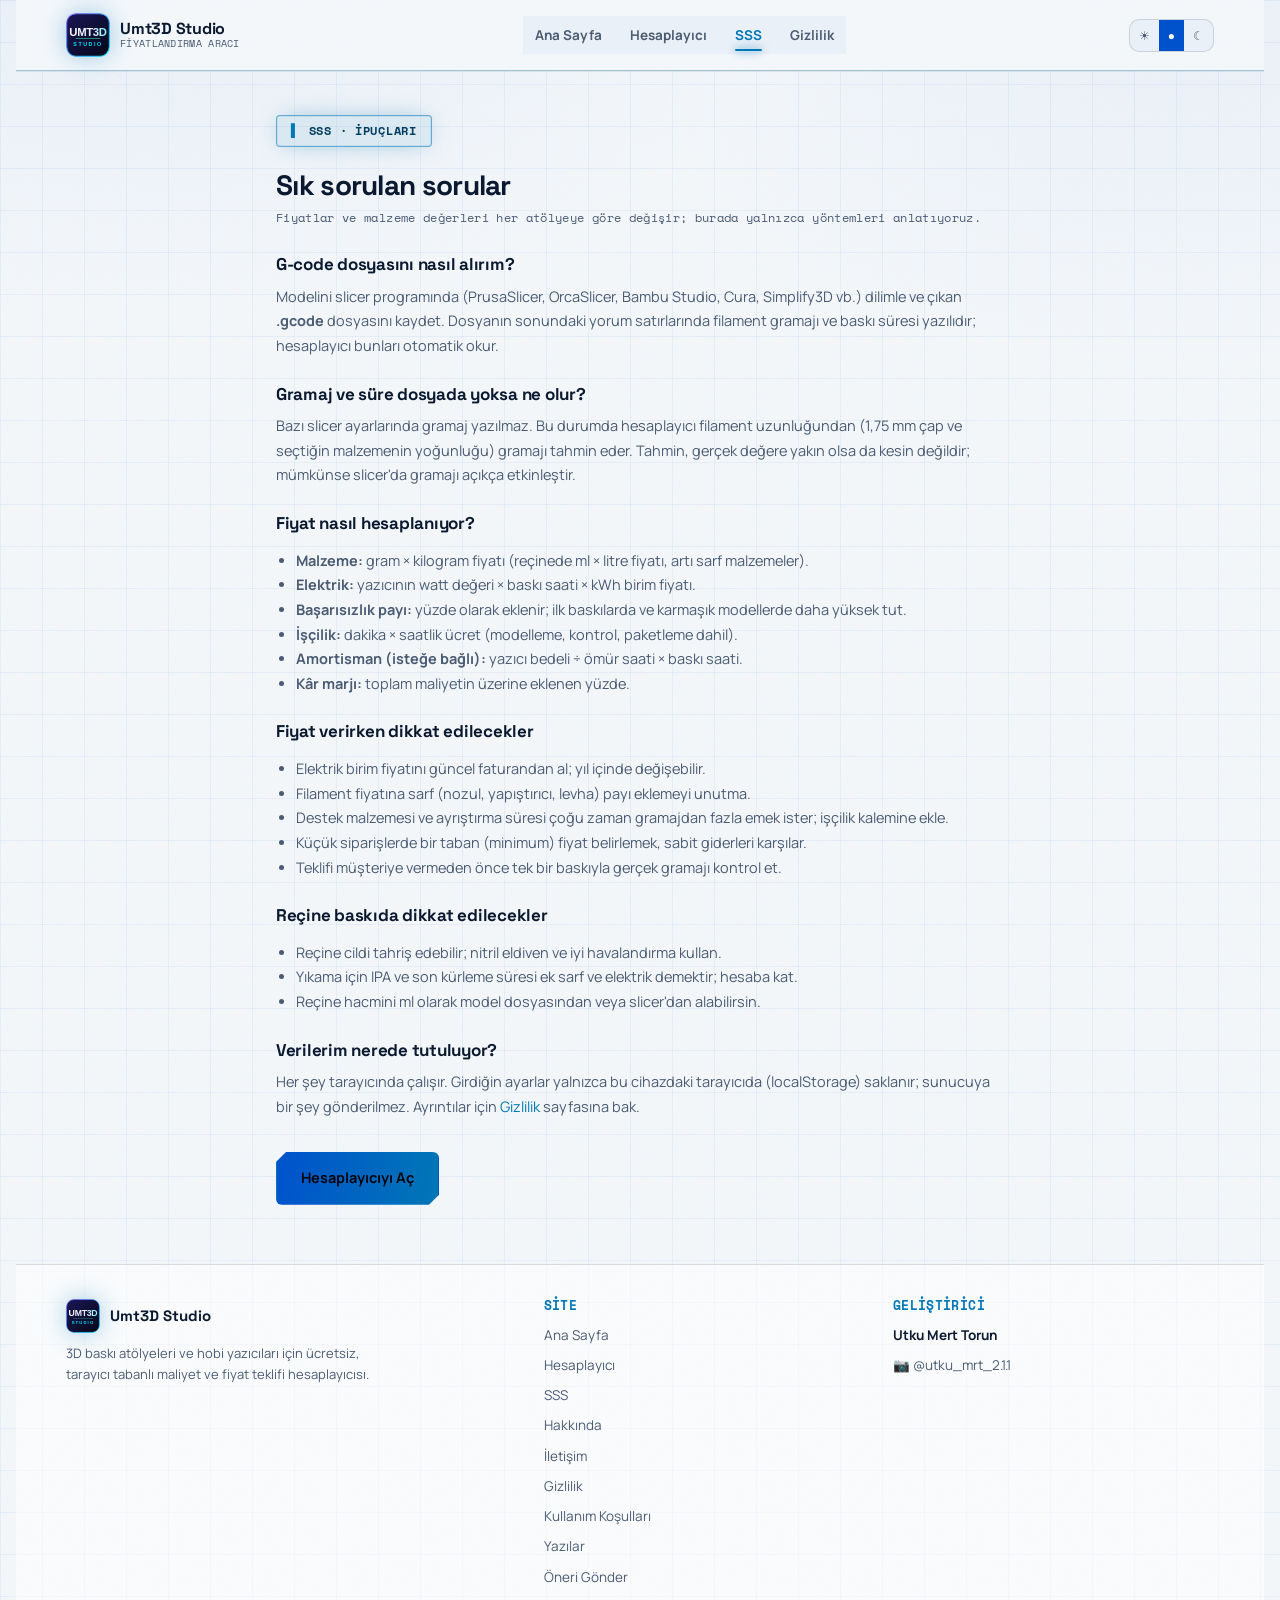
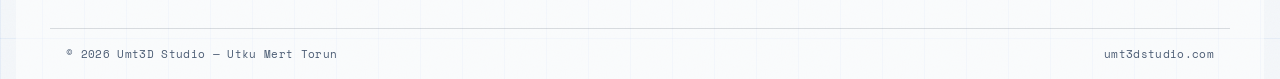
<file: faq.html>
<!doctype html>
<html lang="tr">
<head>
<meta charset="utf-8">
<meta name="viewport" content="width=device-width, initial-scale=1, viewport-fit=cover">
<meta name="description" content="G-code nasıl alınır, filament ve elektrik maliyeti nasıl hesaplanır, fiyat verirken nelere dikkat edilir?">
<link rel="canonical" href="https://umt3dstudio.com/faq.html">
<meta property="og:type" content="website">
<meta property="og:site_name" content="Umt3D Studio">
<meta property="og:title" content="SSS ve İpuçları — Umt3D Studio">
<meta property="og:description" content="G-code nasıl alınır, filament ve elektrik maliyeti nasıl hesaplanır, fiyat verirken nelere dikkat edilir?">
<meta property="og:url" content="https://umt3dstudio.com/faq.html">
<meta property="og:image" content="https://umt3dstudio.com/assets/og.png">
<meta property="og:locale" content="tr_TR">
<meta name="twitter:card" content="summary_large_image">
<meta name="twitter:title" content="SSS ve İpuçları — Umt3D Studio">
<meta name="twitter:description" content="G-code nasıl alınır, filament ve elektrik maliyeti nasıl hesaplanır, fiyat verirken nelere dikkat edilir?">
<meta name="twitter:image" content="https://umt3dstudio.com/assets/og.png">
<title>SSS ve İpuçları — Umt3D Studio</title>
<meta name="author" content="Utku Mert Torun">
<meta name="theme-color" content="#070B1F">
<link rel="manifest" href="manifest.webmanifest">
<link rel="icon" href="assets/umt3d-icon.svg?v=3" type="image/svg+xml">
<link rel="icon" type="image/png" sizes="192x192" href="icons/icon-192.png?v=3">
<link rel="apple-touch-icon" href="icons/apple-touch-icon.png?v=3">
<link rel="icon" href="favicon.ico?v=3">
<link rel="preconnect" href="https://fonts.googleapis.com">
<link rel="preconnect" href="https://fonts.gstatic.com" crossorigin>
<link rel="stylesheet" href="https://fonts.googleapis.com/css2?family=Space+Grotesk:wght@500;600;700&family=Manrope:wght@400;500;600;700;800&family=Space+Mono:wght@400;700&family=JetBrains+Mono:wght@400;600;700&display=swap">
<link rel="stylesheet" href="css/site.css">
</head>
<body>
<a class="skip-link" href="#main">İçeriğe geç</a>

<header class="site-header">
  <nav class="nav">
    <a href="index.html" class="brand">
      <img class="mark-img" src="assets/umt3d-icon.svg?v=3" alt="Umt3D Studio" width="44" height="44">
      <div class="brandname">Umt3D Studio<small>FİYATLANDIRMA ARACI</small></div>
    </a>
    <div class="nav-links" id="navLinks">
      <a href="index.html">Ana Sayfa</a>
      <a href="calculator.html">Hesaplayıcı</a>
      <a href="faq.html">SSS</a>
      <a href="privacy.html">Gizlilik</a>
    </div>
    <div class="nav-right">
      <div class="theme-toggle">
        <button data-theme="light" title="Açık tema" aria-label="Açık tema">☀</button>
        <button data-theme="auto" title="Sistem" aria-label="Sistem">●</button>
        <button data-theme="dark" title="Koyu tema" aria-label="Koyu tema">☾</button>
      </div>
      <button class="nav-burger" aria-label="Menü" aria-expanded="false"><span></span><span></span><span></span></button>
    </div>
  </nav>
</header>

<main id="main" class="content-page">
  <span class="eyebrow">SSS · İPUÇLARI</span>
  <h1>Sık sorulan sorular</h1>
  <p class="updated">Fiyatlar ve malzeme değerleri her atölyeye göre değişir; burada yalnızca yöntemleri anlatıyoruz.</p>

  <h2>G-code dosyasını nasıl alırım?</h2>
  <p>Modelini slicer programında (PrusaSlicer, OrcaSlicer, Bambu Studio, Cura, Simplify3D vb.) dilimle ve çıkan <strong>.gcode</strong> dosyasını kaydet. Dosyanın sonundaki yorum satırlarında filament gramajı ve baskı süresi yazılıdır; hesaplayıcı bunları otomatik okur.</p>

  <h2>Gramaj ve süre dosyada yoksa ne olur?</h2>
  <p>Bazı slicer ayarlarında gramaj yazılmaz. Bu durumda hesaplayıcı filament uzunluğundan (1,75 mm çap ve seçtiğin malzemenin yoğunluğu) gramajı tahmin eder. Tahmin, gerçek değere yakın olsa da kesin değildir; mümkünse slicer'da gramajı açıkça etkinleştir.</p>

  <h2>Fiyat nasıl hesaplanıyor?</h2>
  <ul>
    <li><strong>Malzeme:</strong> gram × kilogram fiyatı (reçinede ml × litre fiyatı, artı sarf malzemeler).</li>
    <li><strong>Elektrik:</strong> yazıcının watt değeri × baskı saati × kWh birim fiyatı.</li>
    <li><strong>Başarısızlık payı:</strong> yüzde olarak eklenir; ilk baskılarda ve karmaşık modellerde daha yüksek tut.</li>
    <li><strong>İşçilik:</strong> dakika × saatlik ücret (modelleme, kontrol, paketleme dahil).</li>
    <li><strong>Amortisman (isteğe bağlı):</strong> yazıcı bedeli ÷ ömür saati × baskı saati.</li>
    <li><strong>Kâr marjı:</strong> toplam maliyetin üzerine eklenen yüzde.</li>
  </ul>

  <h2>Fiyat verirken dikkat edilecekler</h2>
  <ul>
    <li>Elektrik birim fiyatını güncel faturandan al; yıl içinde değişebilir.</li>
    <li>Filament fiyatına sarf (nozul, yapıştırıcı, levha) payı eklemeyi unutma.</li>
    <li>Destek malzemesi ve ayrıştırma süresi çoğu zaman gramajdan fazla emek ister; işçilik kalemine ekle.</li>
    <li>Küçük siparişlerde bir taban (minimum) fiyat belirlemek, sabit giderleri karşılar.</li>
    <li>Teklifi müşteriye vermeden önce tek bir baskıyla gerçek gramajı kontrol et.</li>
  </ul>

  <h2>Reçine baskıda dikkat edilecekler</h2>
  <ul>
    <li>Reçine cildi tahriş edebilir; nitril eldiven ve iyi havalandırma kullan.</li>
    <li>Yıkama için IPA ve son kürleme süresi ek sarf ve elektrik demektir; hesaba kat.</li>
    <li>Reçine hacmini ml olarak model dosyasından veya slicer'dan alabilirsin.</li>
  </ul>

  <h2>Verilerim nerede tutuluyor?</h2>
  <p>Her şey tarayıcında çalışır. Girdiğin ayarlar yalnızca bu cihazdaki tarayıcıda (localStorage) saklanır; sunucuya bir şey gönderilmez. Ayrıntılar için <a href="privacy.html">Gizlilik</a> sayfasına bak.</p>

  <p style="margin-top:32px;"><a href="calculator.html" class="btn btn-primary">Hesaplayıcıyı Aç</a></p>
</main>

<footer class="site-footer">
  <div class="footer-inner">
    <div>
      <div class="fbrand">
        <img class="mark-img mark-img-sm" src="assets/umt3d-icon.svg?v=3" alt="" width="30" height="30">
        <strong style="font-family:'Space Grotesk',sans-serif;">Umt3D Studio</strong>
      </div>
      <p>3D baskı atölyeleri ve hobi yazıcıları için ücretsiz, tarayıcı tabanlı maliyet ve fiyat teklifi hesaplayıcısı.</p>
    </div>
    <div>
      <h4>Site</h4>
      <div class="footer-links">
        <a href="index.html">Ana Sayfa</a>
        <a href="calculator.html">Hesaplayıcı</a>
        <a href="faq.html">SSS</a>
        <a href="hakkinda.html">Hakkında</a>
        <a href="iletisim.html">İletişim</a>
        <a href="privacy.html">Gizlilik</a>
        <a href="kosullar.html">Kullanım Koşulları</a>
        <a href="blog.html">Yazılar</a>
        <a href="oneri.html">Öneri Gönder</a>
      </div>
    </div>
    <div>
      <h4>Geliştirici</h4>
      <div class="footer-links">
        <span style="color:var(--fg); font-weight:700; font-size:13.5px;">Utku Mert Torun</span>
        <a href="https://instagram.com/utku_mrt_2.1.1" target="_blank" rel="noopener">📷 @utku_mrt_2.1.1</a>
      </div>
    </div>
  </div>
  <div class="footer-bottom">
    <span>© <span id="yr"></span> Umt3D Studio — Utku Mert Torun</span>
    <span>umt3dstudio.com</span>
  </div>
</footer>

<script>document.getElementById("yr").textContent = new Date().getFullYear();</script>
<script>window.UMT_ANALYTICS_TOKEN = "";</script>
<script src="js/site.js"></script>
</body>
</html>
</file>
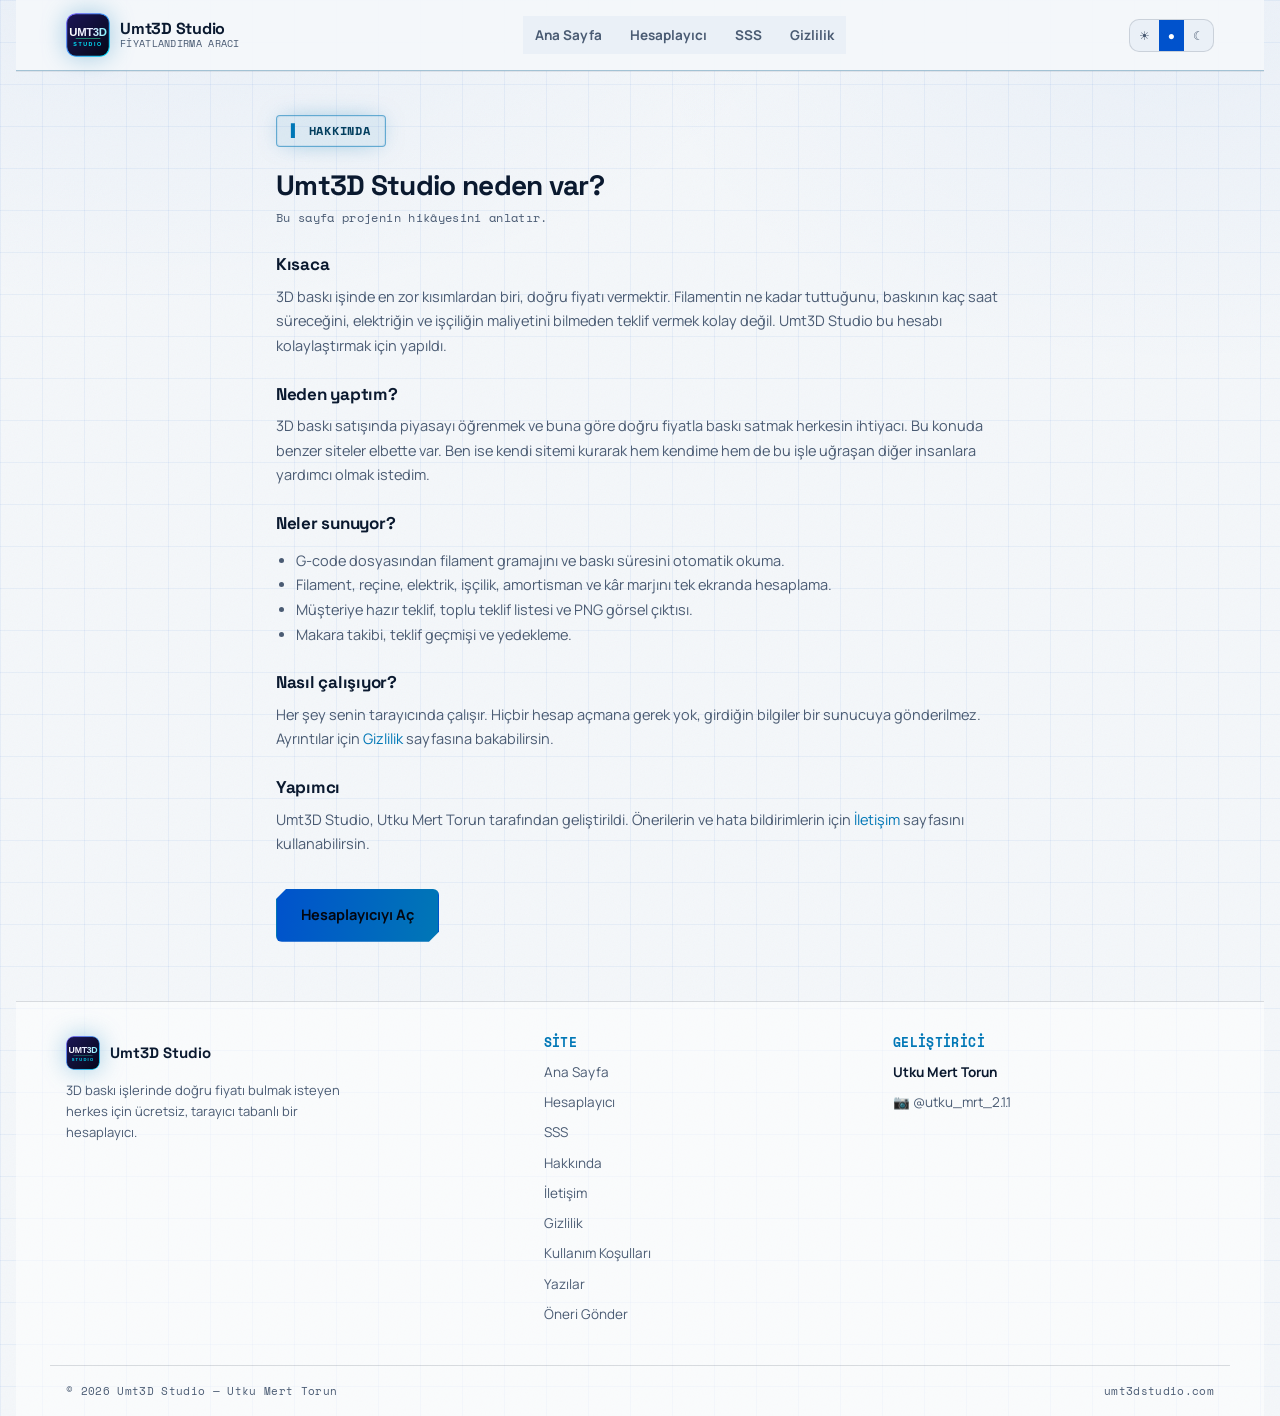
<file: hakkinda.html>
<!doctype html>
<html lang="tr">
<head>
<meta charset="utf-8">
<meta name="viewport" content="width=device-width, initial-scale=1, viewport-fit=cover">
<title>Hakkında — Umt3D Studio</title>
<meta name="description" content="Umt3D Studio neden var, kim yaptı ve neler sunuyor?">
<meta name="author" content="Utku Mert Torun">
<meta name="robots" content="index,follow">
<link rel="canonical" href="https://umt3dstudio.com/hakkinda.html">
<meta property="og:type" content="website">
<meta property="og:site_name" content="Umt3D Studio">
<meta property="og:title" content="Hakkında — Umt3D Studio">
<meta property="og:description" content="Umt3D Studio neden var, kim yaptı ve neler sunuyor?">
<meta property="og:url" content="https://umt3dstudio.com/hakkinda.html">
<meta property="og:image" content="https://umt3dstudio.com/assets/og.png">
<meta property="og:locale" content="tr_TR">
<meta name="twitter:card" content="summary_large_image">
<meta name="theme-color" content="#070B1F">
<link rel="manifest" href="manifest.webmanifest">
<link rel="icon" href="assets/umt3d-icon.svg?v=3" type="image/svg+xml">
<link rel="icon" href="favicon.ico?v=3">
<link rel="apple-touch-icon" href="icons/apple-touch-icon.png?v=3">
<link rel="preconnect" href="https://fonts.googleapis.com">
<link rel="preconnect" href="https://fonts.gstatic.com" crossorigin>
<link rel="stylesheet" href="https://fonts.googleapis.com/css2?family=Space+Grotesk:wght@500;600;700&family=Manrope:wght@400;500;600;700;800&family=Space+Mono:wght@400;700&family=JetBrains+Mono:wght@400;600;700&display=swap">
<link rel="stylesheet" href="css/site.css">
</head>
<body>
<a class="skip-link" href="#main">İçeriğe geç</a>

<header class="site-header">
  <nav class="nav">
    <a href="index.html" class="brand">
      <img class="mark-img" src="assets/umt3d-icon.svg?v=3" alt="Umt3D Studio" width="44" height="44">
      <div class="brandname">Umt3D Studio<small>FİYATLANDIRMA ARACI</small></div>
    </a>
    <div class="nav-links" id="navLinks">
      <a href="index.html">Ana Sayfa</a>
      <a href="calculator.html">Hesaplayıcı</a>
      <a href="faq.html">SSS</a>
      <a href="privacy.html">Gizlilik</a>
    </div>
    <div class="nav-right">
      <div class="theme-toggle">
        <button data-theme="light" title="Açık tema" aria-label="Açık tema">☀</button>
        <button data-theme="auto" title="Sistem" aria-label="Sistem">●</button>
        <button data-theme="dark" title="Koyu tema" aria-label="Koyu tema">☾</button>
      </div>
      <button class="nav-burger" aria-label="Menü" aria-expanded="false"><span></span><span></span><span></span></button>
    </div>
  </nav>
</header>

<main class="content-page" id="main" tabindex="-1">
  <span class="eyebrow">HAKKINDA</span>
  <h1>Umt3D Studio neden var?</h1>
  <p class="updated">Bu sayfa projenin hikâyesini anlatır.</p>

  <h2>Kısaca</h2>
  <p>3D baskı işinde en zor kısımlardan biri, doğru fiyatı vermektir. Filamentin ne kadar tuttuğunu, baskının kaç saat süreceğini, elektriğin ve işçiliğin maliyetini bilmeden teklif vermek kolay değil. Umt3D Studio bu hesabı kolaylaştırmak için yapıldı.</p>

  <h2>Neden yaptım?</h2>
  <p>3D baskı satışında piyasayı öğrenmek ve buna göre doğru fiyatla baskı satmak herkesin ihtiyacı. Bu konuda benzer siteler elbette var. Ben ise kendi sitemi kurarak hem kendime hem de bu işle uğraşan diğer insanlara yardımcı olmak istedim.</p>

  <h2>Neler sunuyor?</h2>
  <ul>
    <li>G-code dosyasından filament gramajını ve baskı süresini otomatik okuma.</li>
    <li>Filament, reçine, elektrik, işçilik, amortisman ve kâr marjını tek ekranda hesaplama.</li>
    <li>Müşteriye hazır teklif, toplu teklif listesi ve PNG görsel çıktısı.</li>
    <li>Makara takibi, teklif geçmişi ve yedekleme.</li>
  </ul>

  <h2>Nasıl çalışıyor?</h2>
  <p>Her şey senin tarayıcında çalışır. Hiçbir hesap açmana gerek yok, girdiğin bilgiler bir sunucuya gönderilmez. Ayrıntılar için <a href="privacy.html">Gizlilik</a> sayfasına bakabilirsin.</p>

  <h2>Yapımcı</h2>
  <p>Umt3D Studio, Utku Mert Torun tarafından geliştirildi. Önerilerin ve hata bildirimlerin için <a href="iletisim.html">İletişim</a> sayfasını kullanabilirsin.</p>

  <p style="margin-top:32px;"><a href="calculator.html" class="btn btn-primary">Hesaplayıcıyı Aç</a></p>

</main>

<footer class="site-footer">
  <div class="footer-inner">
    <div>
      <div class="fbrand">
        <img class="mark-img mark-img-sm" src="assets/umt3d-icon.svg?v=3" alt="" width="34" height="34">
        <strong style="font-family:'Space Grotesk',sans-serif;">Umt3D Studio</strong>
      </div>
      <p>3D baskı işlerinde doğru fiyatı bulmak isteyen herkes için ücretsiz, tarayıcı tabanlı bir hesaplayıcı.</p>
    </div>
    <div>
      <h4>Site</h4>
      <div class="footer-links">
        <a href="index.html">Ana Sayfa</a>
        <a href="calculator.html">Hesaplayıcı</a>
        <a href="faq.html">SSS</a>
        <a href="hakkinda.html">Hakkında</a>
        <a href="iletisim.html">İletişim</a>
        <a href="privacy.html">Gizlilik</a>
        <a href="kosullar.html">Kullanım Koşulları</a>
        <a href="blog.html">Yazılar</a>
        <a href="oneri.html">Öneri Gönder</a>
      </div>
    </div>
    <div>
      <h4>Geliştirici</h4>
      <div class="footer-links">
        <span style="color:var(--fg); font-weight:700; font-size:13.5px;">Utku Mert Torun</span>
        <a href="https://instagram.com/utku_mrt_2.1.1" target="_blank" rel="noopener">📷 @utku_mrt_2.1.1</a>
      </div>
    </div>
  </div>
  <div class="footer-bottom">
    <span>© <span id="yr"></span> Umt3D Studio — Utku Mert Torun</span>
    <span>umt3dstudio.com</span>
  </div>
</footer>

<script>document.getElementById("yr").textContent = new Date().getFullYear();</script>
<script>window.UMT_ANALYTICS_TOKEN = "";</script>
<script src="js/site.js"></script>
</body>
</html>
</file>
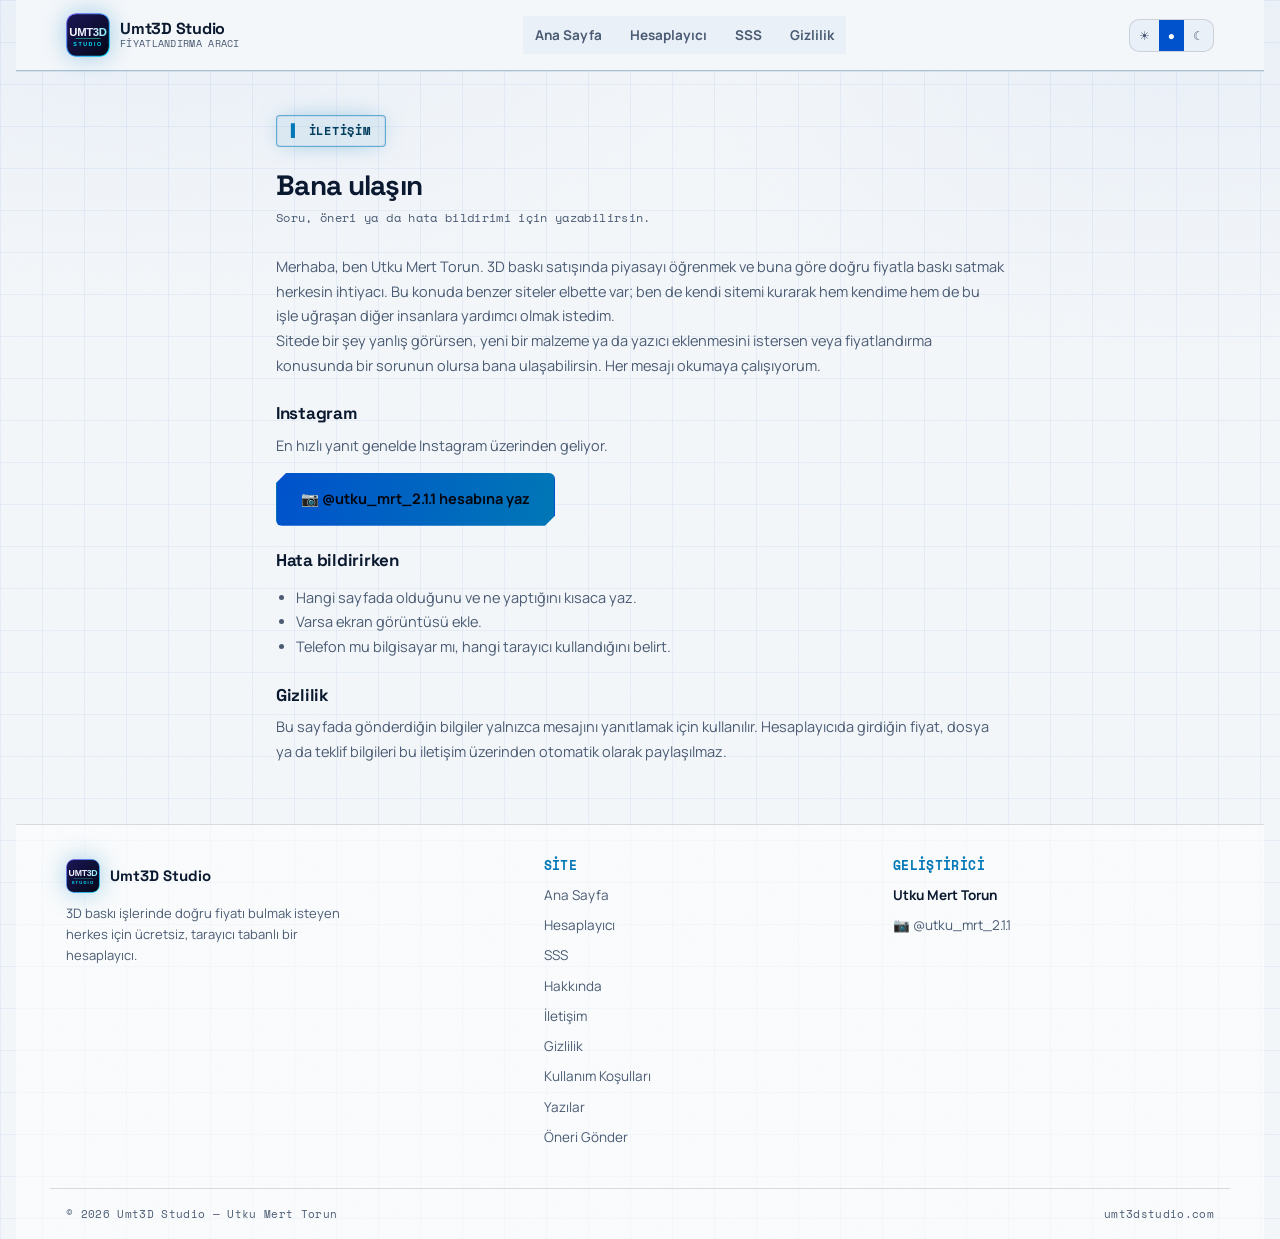
<file: iletisim.html>
<!doctype html>
<html lang="tr">
<head>
<meta charset="utf-8">
<meta name="viewport" content="width=device-width, initial-scale=1, viewport-fit=cover">
<title>İletişim — Umt3D Studio</title>
<meta name="description" content="Umt3D Studio ile iletişim: Instagram ve e-posta. Soru, öneri ve hata bildirimleri için.">
<meta name="author" content="Utku Mert Torun">
<meta name="robots" content="index,follow">
<link rel="canonical" href="https://umt3dstudio.com/iletisim.html">
<meta property="og:type" content="website">
<meta property="og:site_name" content="Umt3D Studio">
<meta property="og:title" content="İletişim — Umt3D Studio">
<meta property="og:description" content="Umt3D Studio ile iletişim: Instagram ve e-posta. Soru, öneri ve hata bildirimleri için.">
<meta property="og:url" content="https://umt3dstudio.com/iletisim.html">
<meta property="og:image" content="https://umt3dstudio.com/assets/og.png">
<meta property="og:locale" content="tr_TR">
<meta name="twitter:card" content="summary_large_image">
<meta name="theme-color" content="#070B1F">
<link rel="manifest" href="manifest.webmanifest">
<link rel="icon" href="assets/umt3d-icon.svg?v=3" type="image/svg+xml">
<link rel="icon" href="favicon.ico?v=3">
<link rel="apple-touch-icon" href="icons/apple-touch-icon.png?v=3">
<link rel="preconnect" href="https://fonts.googleapis.com">
<link rel="preconnect" href="https://fonts.gstatic.com" crossorigin>
<link rel="stylesheet" href="https://fonts.googleapis.com/css2?family=Space+Grotesk:wght@500;600;700&family=Manrope:wght@400;500;600;700;800&family=Space+Mono:wght@400;700&family=JetBrains+Mono:wght@400;600;700&display=swap">
<link rel="stylesheet" href="css/site.css">
</head>
<body>
<a class="skip-link" href="#main">İçeriğe geç</a>

<header class="site-header">
  <nav class="nav">
    <a href="index.html" class="brand">
      <img class="mark-img" src="assets/umt3d-icon.svg?v=3" alt="Umt3D Studio" width="44" height="44">
      <div class="brandname">Umt3D Studio<small>FİYATLANDIRMA ARACI</small></div>
    </a>
    <div class="nav-links" id="navLinks">
      <a href="index.html">Ana Sayfa</a>
      <a href="calculator.html">Hesaplayıcı</a>
      <a href="faq.html">SSS</a>
      <a href="privacy.html">Gizlilik</a>
    </div>
    <div class="nav-right">
      <div class="theme-toggle">
        <button data-theme="light" title="Açık tema" aria-label="Açık tema">☀</button>
        <button data-theme="auto" title="Sistem" aria-label="Sistem">●</button>
        <button data-theme="dark" title="Koyu tema" aria-label="Koyu tema">☾</button>
      </div>
      <button class="nav-burger" aria-label="Menü" aria-expanded="false"><span></span><span></span><span></span></button>
    </div>
  </nav>
</header>

<main class="content-page" id="main" tabindex="-1">
  <span class="eyebrow">İLETİŞİM</span>
  <h1>Bana ulaşın</h1>
  <p class="updated">Soru, öneri ya da hata bildirimi için yazabilirsin.</p>

  <p>Merhaba, ben Utku Mert Torun. 3D baskı satışında piyasayı öğrenmek ve buna göre doğru fiyatla baskı satmak herkesin ihtiyacı. Bu konuda benzer siteler elbette var; ben de kendi sitemi kurarak hem kendime hem de bu işle uğraşan diğer insanlara yardımcı olmak istedim.</p>
  <p>Sitede bir şey yanlış görürsen, yeni bir malzeme ya da yazıcı eklenmesini istersen veya fiyatlandırma konusunda bir sorunun olursa bana ulaşabilirsin. Her mesajı okumaya çalışıyorum.</p>

  <h2>Instagram</h2>
  <p>En hızlı yanıt genelde Instagram üzerinden geliyor.</p>
  <p style="margin:14px 0 0;"><a href="https://instagram.com/utku_mrt_2.1.1" class="btn btn-primary" target="_blank" rel="noopener">📷 @utku_mrt_2.1.1 hesabına yaz</a></p>

  <div id="emailBlock" hidden>
    <h2>E-posta</h2>
    <p>Uzun konular için e-posta da yazabilirsin.</p>
    <p style="margin:14px 0 0;"><a id="emailLink" class="btn btn-ghost" href="#">✉️ E-posta gönder</a></p>
  </div>

  <h2>Hata bildirirken</h2>
  <ul>
    <li>Hangi sayfada olduğunu ve ne yaptığını kısaca yaz.</li>
    <li>Varsa ekran görüntüsü ekle.</li>
    <li>Telefon mu bilgisayar mı, hangi tarayıcı kullandığını belirt.</li>
  </ul>

  <h2>Gizlilik</h2>
  <p>Bu sayfada gönderdiğin bilgiler yalnızca mesajını yanıtlamak için kullanılır. Hesaplayıcıda girdiğin fiyat, dosya ya da teklif bilgileri bu iletişim üzerinden otomatik olarak paylaşılmaz.</p>

</main>

<footer class="site-footer">
  <div class="footer-inner">
    <div>
      <div class="fbrand">
        <img class="mark-img mark-img-sm" src="assets/umt3d-icon.svg?v=3" alt="" width="34" height="34">
        <strong style="font-family:'Space Grotesk',sans-serif;">Umt3D Studio</strong>
      </div>
      <p>3D baskı işlerinde doğru fiyatı bulmak isteyen herkes için ücretsiz, tarayıcı tabanlı bir hesaplayıcı.</p>
    </div>
    <div>
      <h4>Site</h4>
      <div class="footer-links">
        <a href="index.html">Ana Sayfa</a>
        <a href="calculator.html">Hesaplayıcı</a>
        <a href="faq.html">SSS</a>
        <a href="hakkinda.html">Hakkında</a>
        <a href="iletisim.html">İletişim</a>
        <a href="privacy.html">Gizlilik</a>
        <a href="kosullar.html">Kullanım Koşulları</a>
        <a href="blog.html">Yazılar</a>
        <a href="oneri.html">Öneri Gönder</a>
      </div>
    </div>
    <div>
      <h4>Geliştirici</h4>
      <div class="footer-links">
        <span style="color:var(--fg); font-weight:700; font-size:13.5px;">Utku Mert Torun</span>
        <a href="https://instagram.com/utku_mrt_2.1.1" target="_blank" rel="noopener">📷 @utku_mrt_2.1.1</a>
      </div>
    </div>
  </div>
  <div class="footer-bottom">
    <span>© <span id="yr"></span> Umt3D Studio — Utku Mert Torun</span>
    <span>umt3dstudio.com</span>
  </div>
</footer>

<script>document.getElementById("yr").textContent = new Date().getFullYear();</script>
<script>window.UMT_ANALYTICS_TOKEN = "";</script>
<script>window.UMT_CONTACT_EMAIL = "";</script>
<script>
  (function(){
    var mail = window.UMT_CONTACT_EMAIL;
    if(!mail) return;
    var block = document.getElementById("emailBlock");
    var link = document.getElementById("emailLink");
    link.href = "mailto:" + mail + "?subject=" + encodeURIComponent("Umt3D Studio");
    link.textContent = "✉️ " + mail;
    block.hidden = false;
  })();
</script>
<script src="js/site.js"></script>
</body>
</html>
</file>
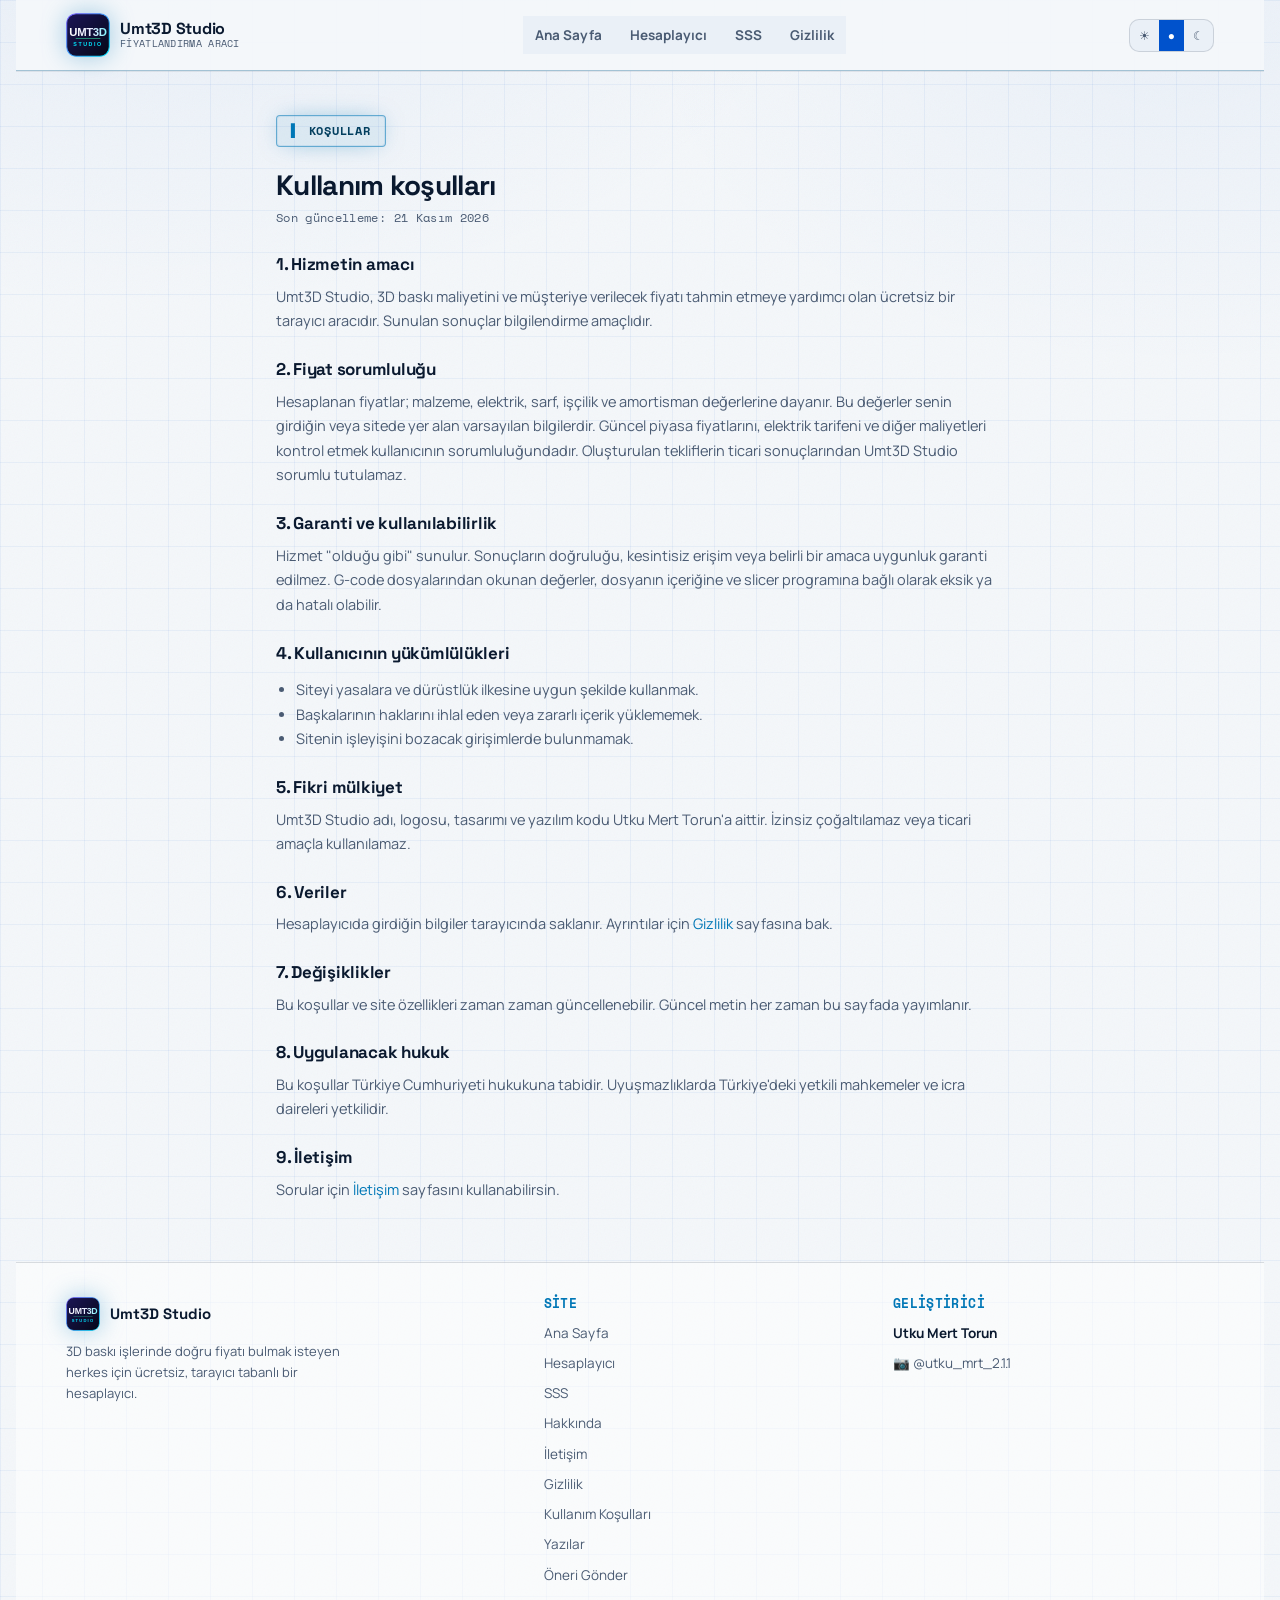
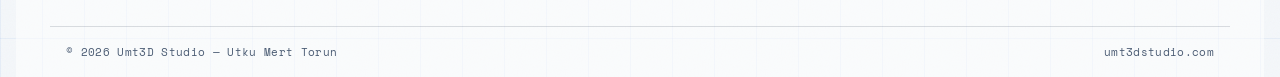
<file: kosullar.html>
<!doctype html>
<html lang="tr">
<head>
<meta charset="utf-8">
<meta name="viewport" content="width=device-width, initial-scale=1, viewport-fit=cover">
<title>Kullanım Koşulları — Umt3D Studio</title>
<meta name="description" content="Umt3D Studio kullanım koşulları: hizmetin kapsamı, fiyat sorumluluğu ve kullanıcı yükümlülükleri.">
<meta name="author" content="Utku Mert Torun">
<meta name="robots" content="index,follow">
<link rel="canonical" href="https://umt3dstudio.com/kosullar.html">
<meta property="og:type" content="website">
<meta property="og:site_name" content="Umt3D Studio">
<meta property="og:title" content="Kullanım Koşulları — Umt3D Studio">
<meta property="og:description" content="Umt3D Studio kullanım koşulları: hizmetin kapsamı, fiyat sorumluluğu ve kullanıcı yükümlülükleri.">
<meta property="og:url" content="https://umt3dstudio.com/kosullar.html">
<meta property="og:image" content="https://umt3dstudio.com/assets/og.png">
<meta property="og:locale" content="tr_TR">
<meta name="twitter:card" content="summary_large_image">
<meta name="theme-color" content="#070B1F">
<link rel="manifest" href="manifest.webmanifest">
<link rel="icon" href="assets/umt3d-icon.svg?v=3" type="image/svg+xml">
<link rel="icon" href="favicon.ico?v=3">
<link rel="apple-touch-icon" href="icons/apple-touch-icon.png?v=3">
<link rel="preconnect" href="https://fonts.googleapis.com">
<link rel="preconnect" href="https://fonts.gstatic.com" crossorigin>
<link rel="stylesheet" href="https://fonts.googleapis.com/css2?family=Space+Grotesk:wght@500;600;700&family=Manrope:wght@400;500;600;700;800&family=Space+Mono:wght@400;700&family=JetBrains+Mono:wght@400;600;700&display=swap">
<link rel="stylesheet" href="css/site.css">
</head>
<body>
<a class="skip-link" href="#main">İçeriğe geç</a>

<header class="site-header">
  <nav class="nav">
    <a href="index.html" class="brand">
      <img class="mark-img" src="assets/umt3d-icon.svg?v=3" alt="Umt3D Studio" width="44" height="44">
      <div class="brandname">Umt3D Studio<small>FİYATLANDIRMA ARACI</small></div>
    </a>
    <div class="nav-links" id="navLinks">
      <a href="index.html">Ana Sayfa</a>
      <a href="calculator.html">Hesaplayıcı</a>
      <a href="faq.html">SSS</a>
      <a href="privacy.html">Gizlilik</a>
    </div>
    <div class="nav-right">
      <div class="theme-toggle">
        <button data-theme="light" title="Açık tema" aria-label="Açık tema">☀</button>
        <button data-theme="auto" title="Sistem" aria-label="Sistem">●</button>
        <button data-theme="dark" title="Koyu tema" aria-label="Koyu tema">☾</button>
      </div>
      <button class="nav-burger" aria-label="Menü" aria-expanded="false"><span></span><span></span><span></span></button>
    </div>
  </nav>
</header>

<main class="content-page" id="main" tabindex="-1">
  <span class="eyebrow">KOŞULLAR</span>
  <h1>Kullanım koşulları</h1>
  <p class="updated">Son güncelleme: 21 Kasım 2026</p>

  <h2>1. Hizmetin amacı</h2>
  <p>Umt3D Studio, 3D baskı maliyetini ve müşteriye verilecek fiyatı tahmin etmeye yardımcı olan ücretsiz bir tarayıcı aracıdır. Sunulan sonuçlar bilgilendirme amaçlıdır.</p>

  <h2>2. Fiyat sorumluluğu</h2>
  <p>Hesaplanan fiyatlar; malzeme, elektrik, sarf, işçilik ve amortisman değerlerine dayanır. Bu değerler senin girdiğin veya sitede yer alan varsayılan bilgilerdir. Güncel piyasa fiyatlarını, elektrik tarifeni ve diğer maliyetleri kontrol etmek kullanıcının sorumluluğundadır. Oluşturulan tekliflerin ticari sonuçlarından Umt3D Studio sorumlu tutulamaz.</p>

  <h2>3. Garanti ve kullanılabilirlik</h2>
  <p>Hizmet "olduğu gibi" sunulur. Sonuçların doğruluğu, kesintisiz erişim veya belirli bir amaca uygunluk garanti edilmez. G-code dosyalarından okunan değerler, dosyanın içeriğine ve slicer programına bağlı olarak eksik ya da hatalı olabilir.</p>

  <h2>4. Kullanıcının yükümlülükleri</h2>
  <ul>
    <li>Siteyi yasalara ve dürüstlük ilkesine uygun şekilde kullanmak.</li>
    <li>Başkalarının haklarını ihlal eden veya zararlı içerik yüklememek.</li>
    <li>Sitenin işleyişini bozacak girişimlerde bulunmamak.</li>
  </ul>

  <h2>5. Fikri mülkiyet</h2>
  <p>Umt3D Studio adı, logosu, tasarımı ve yazılım kodu Utku Mert Torun'a aittir. İzinsiz çoğaltılamaz veya ticari amaçla kullanılamaz.</p>

  <h2>6. Veriler</h2>
  <p>Hesaplayıcıda girdiğin bilgiler tarayıcında saklanır. Ayrıntılar için <a href="privacy.html">Gizlilik</a> sayfasına bak.</p>

  <h2>7. Değişiklikler</h2>
  <p>Bu koşullar ve site özellikleri zaman zaman güncellenebilir. Güncel metin her zaman bu sayfada yayımlanır.</p>

  <h2>8. Uygulanacak hukuk</h2>
  <p>Bu koşullar Türkiye Cumhuriyeti hukukuna tabidir. Uyuşmazlıklarda Türkiye'deki yetkili mahkemeler ve icra daireleri yetkilidir.</p>

  <h2>9. İletişim</h2>
  <p>Sorular için <a href="iletisim.html">İletişim</a> sayfasını kullanabilirsin.</p>

</main>

<footer class="site-footer">
  <div class="footer-inner">
    <div>
      <div class="fbrand">
        <img class="mark-img mark-img-sm" src="assets/umt3d-icon.svg?v=3" alt="" width="34" height="34">
        <strong style="font-family:'Space Grotesk',sans-serif;">Umt3D Studio</strong>
      </div>
      <p>3D baskı işlerinde doğru fiyatı bulmak isteyen herkes için ücretsiz, tarayıcı tabanlı bir hesaplayıcı.</p>
    </div>
    <div>
      <h4>Site</h4>
      <div class="footer-links">
        <a href="index.html">Ana Sayfa</a>
        <a href="calculator.html">Hesaplayıcı</a>
        <a href="faq.html">SSS</a>
        <a href="hakkinda.html">Hakkında</a>
        <a href="iletisim.html">İletişim</a>
        <a href="privacy.html">Gizlilik</a>
        <a href="kosullar.html">Kullanım Koşulları</a>
        <a href="blog.html">Yazılar</a>
        <a href="oneri.html">Öneri Gönder</a>
      </div>
    </div>
    <div>
      <h4>Geliştirici</h4>
      <div class="footer-links">
        <span style="color:var(--fg); font-weight:700; font-size:13.5px;">Utku Mert Torun</span>
        <a href="https://instagram.com/utku_mrt_2.1.1" target="_blank" rel="noopener">📷 @utku_mrt_2.1.1</a>
      </div>
    </div>
  </div>
  <div class="footer-bottom">
    <span>© <span id="yr"></span> Umt3D Studio — Utku Mert Torun</span>
    <span>umt3dstudio.com</span>
  </div>
</footer>

<script>document.getElementById("yr").textContent = new Date().getFullYear();</script>
<script>window.UMT_ANALYTICS_TOKEN = "";</script>
<script src="js/site.js"></script>
</body>
</html>
</file>
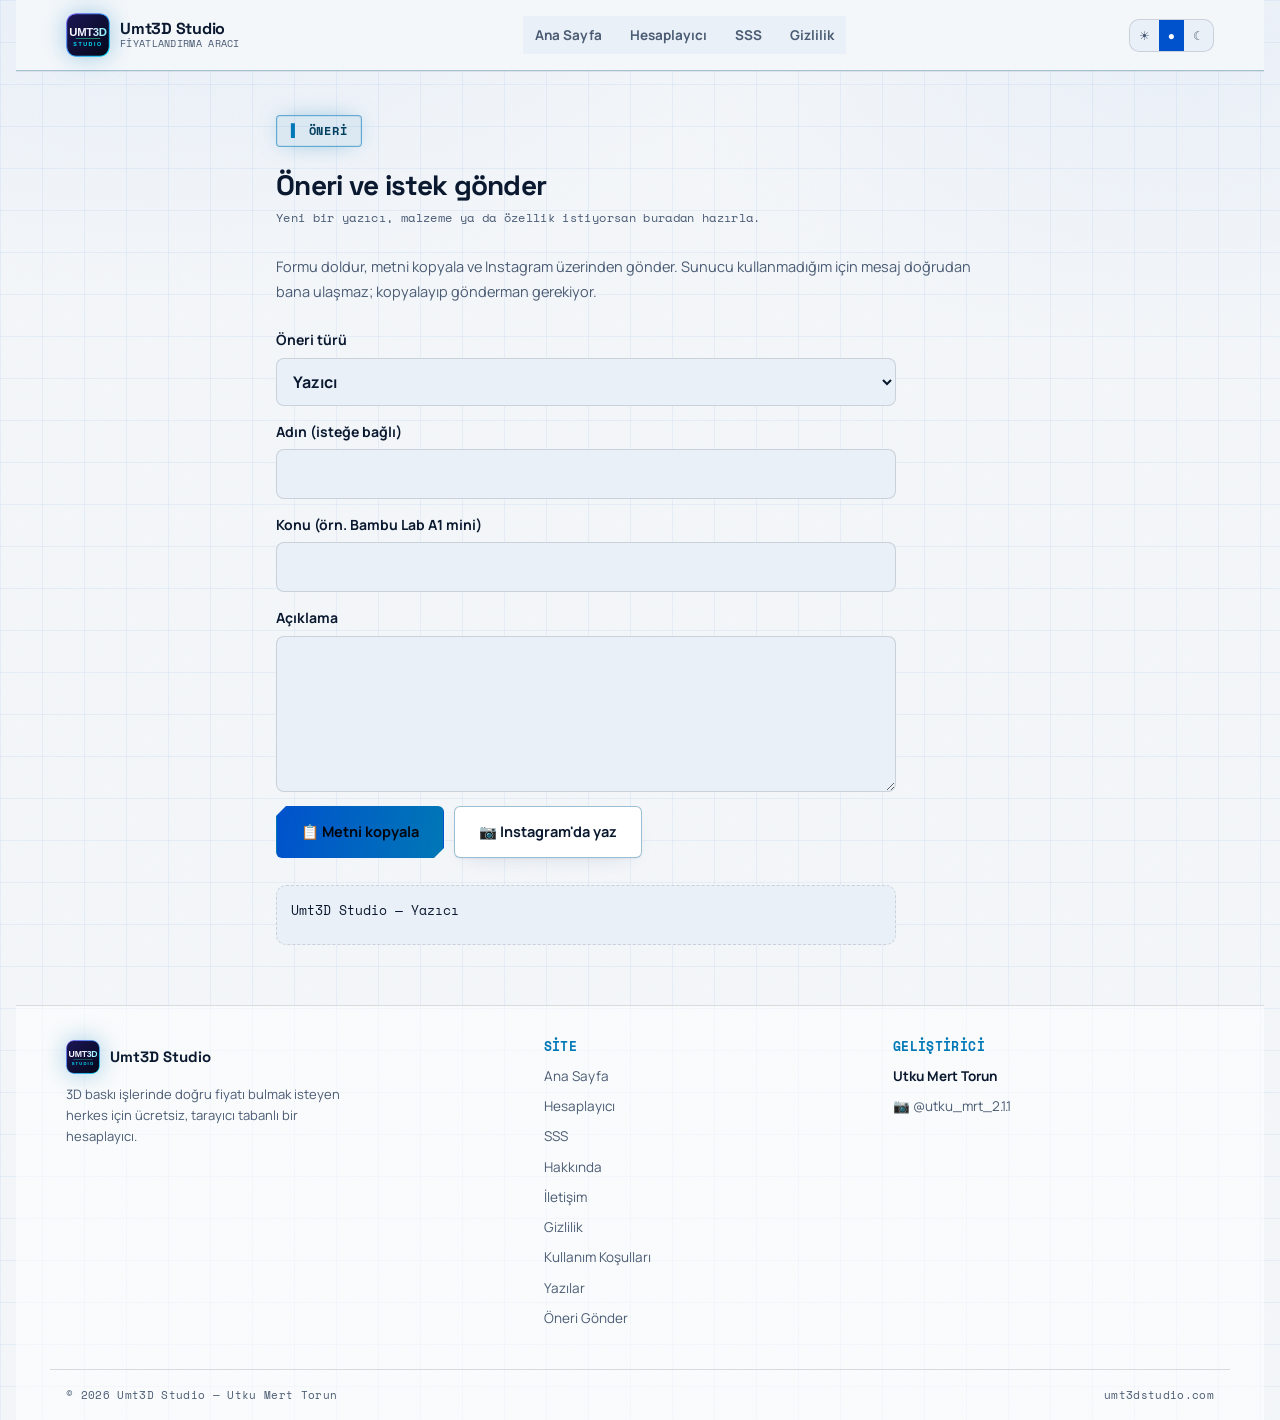
<file: oneri.html>
<!doctype html>
<html lang="tr">
<head>
<meta charset="utf-8">
<meta name="viewport" content="width=device-width, initial-scale=1, viewport-fit=cover">
<title>Öneri ve İstek — Umt3D Studio</title>
<meta name="description" content="Yeni yazıcı, malzeme veya özellik önerisi hazırla; metni kopyalayıp Instagram üzerinden gönder.">
<meta name="author" content="Utku Mert Torun">
<meta name="robots" content="index,follow">
<link rel="canonical" href="https://umt3dstudio.com/oneri.html">
<meta property="og:type" content="website">
<meta property="og:site_name" content="Umt3D Studio">
<meta property="og:title" content="Öneri ve İstek — Umt3D Studio">
<meta property="og:description" content="Yeni yazıcı, malzeme veya özellik önerisi hazırla; metni kopyalayıp Instagram üzerinden gönder.">
<meta property="og:url" content="https://umt3dstudio.com/oneri.html">
<meta property="og:image" content="https://umt3dstudio.com/assets/og.png">
<meta property="og:locale" content="tr_TR">
<meta name="twitter:card" content="summary_large_image">
<meta name="theme-color" content="#070B1F">
<link rel="manifest" href="manifest.webmanifest">
<link rel="icon" href="assets/umt3d-icon.svg?v=3" type="image/svg+xml">
<link rel="icon" href="favicon.ico?v=3">
<link rel="apple-touch-icon" href="icons/apple-touch-icon.png?v=3">
<link rel="preconnect" href="https://fonts.googleapis.com">
<link rel="preconnect" href="https://fonts.gstatic.com" crossorigin>
<link rel="stylesheet" href="https://fonts.googleapis.com/css2?family=Space+Grotesk:wght@500;600;700&family=Manrope:wght@400;500;600;700;800&family=Space+Mono:wght@400;700&family=JetBrains+Mono:wght@400;600;700&display=swap">
<link rel="stylesheet" href="css/site.css">
</head>
<body>
<a class="skip-link" href="#main">İçeriğe geç</a>

<header class="site-header">
  <nav class="nav">
    <a href="index.html" class="brand">
      <img class="mark-img" src="assets/umt3d-icon.svg?v=3" alt="Umt3D Studio" width="44" height="44">
      <div class="brandname">Umt3D Studio<small>FİYATLANDIRMA ARACI</small></div>
    </a>
    <div class="nav-links" id="navLinks">
      <a href="index.html">Ana Sayfa</a>
      <a href="calculator.html">Hesaplayıcı</a>
      <a href="faq.html">SSS</a>
      <a href="privacy.html">Gizlilik</a>
    </div>
    <div class="nav-right">
      <div class="theme-toggle">
        <button data-theme="light" title="Açık tema" aria-label="Açık tema">☀</button>
        <button data-theme="auto" title="Sistem" aria-label="Sistem">●</button>
        <button data-theme="dark" title="Koyu tema" aria-label="Koyu tema">☾</button>
      </div>
      <button class="nav-burger" aria-label="Menü" aria-expanded="false"><span></span><span></span><span></span></button>
    </div>
  </nav>
</header>

<main class="content-page" id="main" tabindex="-1">
  <span class="eyebrow">ÖNERİ</span>
  <h1>Öneri ve istek gönder</h1>
  <p class="updated">Yeni bir yazıcı, malzeme ya da özellik istiyorsan buradan hazırla.</p>
  <p>Formu doldur, metni kopyala ve Instagram üzerinden gönder. Sunucu kullanmadığım için mesaj doğrudan bana ulaşmaz; kopyalayıp gönderman gerekiyor.</p>
  <form id="oneriForm" class="oneri-form" onsubmit="return false;">
    <label>Öneri türü
      <select id="oTip">
        <option value="Yazıcı">Yazıcı</option>
        <option value="Malzeme">Malzeme</option>
        <option value="Özellik">Özellik</option>
        <option value="Hata">Hata bildirimi</option>
        <option value="Diğer">Diğer</option>
      </select>
    </label>
    <label>Adın (isteğe bağlı)
      <input type="text" id="oAd" maxlength="60">
    </label>
    <label>Konu (örn. Bambu Lab A1 mini)
      <input type="text" id="oKonu" maxlength="120">
    </label>
    <label>Açıklama
      <textarea id="oNot" rows="5" maxlength="1000"></textarea>
    </label>
    <div class="oneri-actions">
      <button class="btn btn-primary" type="button" id="oKopyala">📋 Metni kopyala</button>
      <a class="btn btn-ghost" href="https://instagram.com/utku_mrt_2.1.1" target="_blank" rel="noopener">📷 Instagram'da yaz</a>
    </div>
    <p class="muted-note" id="oDurum" role="status"></p>
    <pre class="oneri-preview" id="oOnizle" aria-label="Önizleme"></pre>
  </form>

</main>

<footer class="site-footer">
  <div class="footer-inner">
    <div>
      <div class="fbrand">
        <img class="mark-img mark-img-sm" src="assets/umt3d-icon.svg?v=3" alt="" width="34" height="34">
        <strong style="font-family:'Space Grotesk',sans-serif;">Umt3D Studio</strong>
      </div>
      <p>3D baskı işlerinde doğru fiyatı bulmak isteyen herkes için ücretsiz, tarayıcı tabanlı bir hesaplayıcı.</p>
    </div>
    <div>
      <h4>Site</h4>
      <div class="footer-links">
        <a href="index.html">Ana Sayfa</a>
        <a href="calculator.html">Hesaplayıcı</a>
        <a href="faq.html">SSS</a>
        <a href="hakkinda.html">Hakkında</a>
        <a href="iletisim.html">İletişim</a>
        <a href="privacy.html">Gizlilik</a>
        <a href="kosullar.html">Kullanım Koşulları</a>
        <a href="blog.html">Yazılar</a>
        <a href="oneri.html">Öneri Gönder</a>
      </div>
    </div>
    <div>
      <h4>Geliştirici</h4>
      <div class="footer-links">
        <span style="color:var(--fg); font-weight:700; font-size:13.5px;">Utku Mert Torun</span>
        <a href="https://instagram.com/utku_mrt_2.1.1" target="_blank" rel="noopener">📷 @utku_mrt_2.1.1</a>
      </div>
    </div>
  </div>
  <div class="footer-bottom">
    <span>© <span id="yr"></span> Umt3D Studio — Utku Mert Torun</span>
    <span>umt3dstudio.com</span>
  </div>
</footer>

<script>document.getElementById("yr").textContent = new Date().getFullYear();</script>
<script>window.UMT_ANALYTICS_TOKEN = "";</script>
<script>
  (function(){
    function metin(){
      var v = function(id){ return (document.getElementById(id).value || "").trim(); };
      var lines = ["Umt3D Studio — " + v("oTip") + (v("oKonu") ? ": " + v("oKonu") : "")];
      if(v("oAd")) lines.push("Ad: " + v("oAd"));
      if(v("oNot")) lines.push("", v("oNot"));
      return lines.join("\n");
    }
    function guncelle(){ document.getElementById("oOnizle").textContent = metin(); }
    ["oTip","oAd","oKonu","oNot"].forEach(function(id){
      document.getElementById(id).addEventListener("input", guncelle);
      document.getElementById(id).addEventListener("change", guncelle);
    });
    document.getElementById("oKopyala").addEventListener("click", function(){
      var t = metin(), durum = document.getElementById("oDurum");
      var done = function(){ durum.textContent = "Metin panoya kopyalandı. Instagram'da gönderebilirsin."; };
      if(navigator.clipboard && navigator.clipboard.writeText){
        navigator.clipboard.writeText(t).then(done, function(){ durum.textContent = "Kopyalanamadı; metni önizlemeden elle seçebilirsin."; });
      } else { durum.textContent = "Kopyalanamadı; metni önizlemeden elle seçebilirsin."; }
    });
    guncelle();
  })();
</script>
<script src="js/site.js"></script>
</body>
</html>
</file>
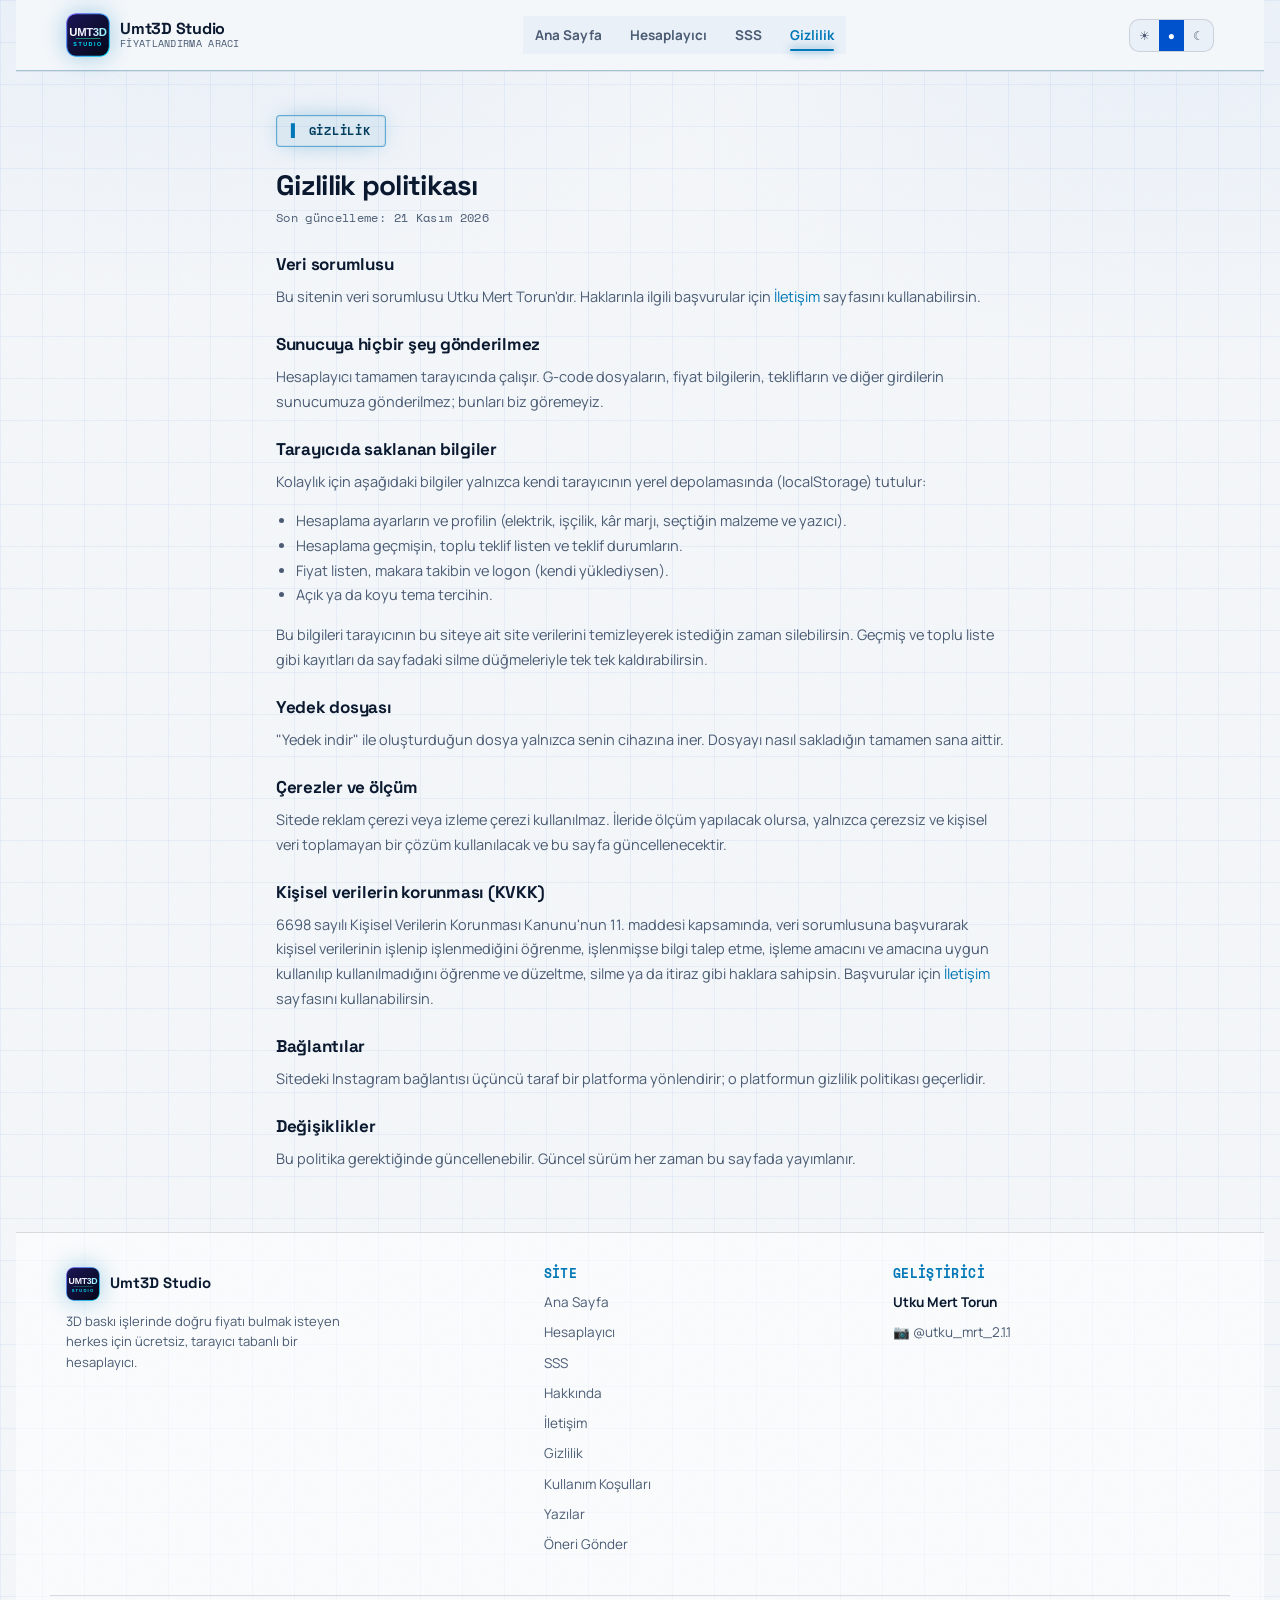
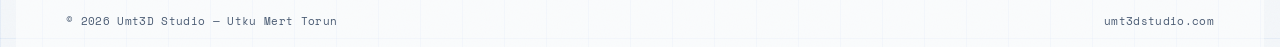
<file: privacy.html>
<!doctype html>
<html lang="tr">
<head>
<meta charset="utf-8">
<meta name="viewport" content="width=device-width, initial-scale=1, viewport-fit=cover">
<title>Gizlilik — Umt3D Studio</title>
<meta name="description" content="Umt3D Studio gizlilik politikası: veriler tarayıcıda kalır, KVKK haklarınız.">
<meta name="author" content="Utku Mert Torun">
<meta name="robots" content="index,follow">
<link rel="canonical" href="https://umt3dstudio.com/privacy.html">
<meta property="og:type" content="website">
<meta property="og:site_name" content="Umt3D Studio">
<meta property="og:title" content="Gizlilik — Umt3D Studio">
<meta property="og:description" content="Umt3D Studio gizlilik politikası: veriler tarayıcıda kalır, KVKK haklarınız.">
<meta property="og:url" content="https://umt3dstudio.com/privacy.html">
<meta property="og:image" content="https://umt3dstudio.com/assets/og.png">
<meta property="og:locale" content="tr_TR">
<meta name="twitter:card" content="summary_large_image">
<meta name="theme-color" content="#070B1F">
<link rel="manifest" href="manifest.webmanifest">
<link rel="icon" href="assets/umt3d-icon.svg?v=3" type="image/svg+xml">
<link rel="icon" href="favicon.ico?v=3">
<link rel="apple-touch-icon" href="icons/apple-touch-icon.png?v=3">
<link rel="preconnect" href="https://fonts.googleapis.com">
<link rel="preconnect" href="https://fonts.gstatic.com" crossorigin>
<link rel="stylesheet" href="https://fonts.googleapis.com/css2?family=Space+Grotesk:wght@500;600;700&family=Manrope:wght@400;500;600;700;800&family=Space+Mono:wght@400;700&family=JetBrains+Mono:wght@400;600;700&display=swap">
<link rel="stylesheet" href="css/site.css">
</head>
<body>
<a class="skip-link" href="#main">İçeriğe geç</a>

<header class="site-header">
  <nav class="nav">
    <a href="index.html" class="brand">
      <img class="mark-img" src="assets/umt3d-icon.svg?v=3" alt="Umt3D Studio" width="44" height="44">
      <div class="brandname">Umt3D Studio<small>FİYATLANDIRMA ARACI</small></div>
    </a>
    <div class="nav-links" id="navLinks">
      <a href="index.html">Ana Sayfa</a>
      <a href="calculator.html">Hesaplayıcı</a>
      <a href="faq.html">SSS</a>
      <a href="privacy.html">Gizlilik</a>
    </div>
    <div class="nav-right">
      <div class="theme-toggle">
        <button data-theme="light" title="Açık tema" aria-label="Açık tema">☀</button>
        <button data-theme="auto" title="Sistem" aria-label="Sistem">●</button>
        <button data-theme="dark" title="Koyu tema" aria-label="Koyu tema">☾</button>
      </div>
      <button class="nav-burger" aria-label="Menü" aria-expanded="false"><span></span><span></span><span></span></button>
    </div>
  </nav>
</header>

<main class="content-page" id="main" tabindex="-1">
  <span class="eyebrow">GİZLİLİK</span>
  <h1>Gizlilik politikası</h1>
  <p class="updated">Son güncelleme: 21 Kasım 2026</p>

  <h2>Veri sorumlusu</h2>
  <p>Bu sitenin veri sorumlusu Utku Mert Torun'dır. Haklarınla ilgili başvurular için <a href="iletisim.html">İletişim</a> sayfasını kullanabilirsin.</p>

  <h2>Sunucuya hiçbir şey gönderilmez</h2>
  <p>Hesaplayıcı tamamen tarayıcında çalışır. G-code dosyaların, fiyat bilgilerin, teklifların ve diğer girdilerin sunucumuza gönderilmez; bunları biz göremeyiz.</p>

  <h2>Tarayıcıda saklanan bilgiler</h2>
  <p>Kolaylık için aşağıdaki bilgiler yalnızca kendi tarayıcının yerel depolamasında (localStorage) tutulur:</p>
  <ul>
    <li>Hesaplama ayarların ve profilin (elektrik, işçilik, kâr marjı, seçtiğin malzeme ve yazıcı).</li>
    <li>Hesaplama geçmişin, toplu teklif listen ve teklif durumların.</li>
    <li>Fiyat listen, makara takibin ve logon (kendi yüklediysen).</li>
    <li>Açık ya da koyu tema tercihin.</li>
  </ul>
  <p>Bu bilgileri tarayıcının bu siteye ait site verilerini temizleyerek istediğin zaman silebilirsin. Geçmiş ve toplu liste gibi kayıtları da sayfadaki silme düğmeleriyle tek tek kaldırabilirsin.</p>

  <h2>Yedek dosyası</h2>
  <p>"Yedek indir" ile oluşturduğun dosya yalnızca senin cihazına iner. Dosyayı nasıl sakladığın tamamen sana aittir.</p>

  <h2>Çerezler ve ölçüm</h2>
  <p>Sitede reklam çerezi veya izleme çerezi kullanılmaz. İleride ölçüm yapılacak olursa, yalnızca çerezsiz ve kişisel veri toplamayan bir çözüm kullanılacak ve bu sayfa güncellenecektir.</p>

  <h2>Kişisel verilerin korunması (KVKK)</h2>
  <p>6698 sayılı Kişisel Verilerin Korunması Kanunu'nun 11. maddesi kapsamında, veri sorumlusuna başvurarak kişisel verilerinin işlenip işlenmediğini öğrenme, işlenmişse bilgi talep etme, işleme amacını ve amacına uygun kullanılıp kullanılmadığını öğrenme ve düzeltme, silme ya da itiraz gibi haklara sahipsin. Başvurular için <a href="iletisim.html">İletişim</a> sayfasını kullanabilirsin.</p>

  <h2>Bağlantılar</h2>
  <p>Sitedeki Instagram bağlantısı üçüncü taraf bir platforma yönlendirir; o platformun gizlilik politikası geçerlidir.</p>

  <h2>Değişiklikler</h2>
  <p>Bu politika gerektiğinde güncellenebilir. Güncel sürüm her zaman bu sayfada yayımlanır.</p>

</main>

<footer class="site-footer">
  <div class="footer-inner">
    <div>
      <div class="fbrand">
        <img class="mark-img mark-img-sm" src="assets/umt3d-icon.svg?v=3" alt="" width="34" height="34">
        <strong style="font-family:'Space Grotesk',sans-serif;">Umt3D Studio</strong>
      </div>
      <p>3D baskı işlerinde doğru fiyatı bulmak isteyen herkes için ücretsiz, tarayıcı tabanlı bir hesaplayıcı.</p>
    </div>
    <div>
      <h4>Site</h4>
      <div class="footer-links">
        <a href="index.html">Ana Sayfa</a>
        <a href="calculator.html">Hesaplayıcı</a>
        <a href="faq.html">SSS</a>
        <a href="hakkinda.html">Hakkında</a>
        <a href="iletisim.html">İletişim</a>
        <a href="privacy.html">Gizlilik</a>
        <a href="kosullar.html">Kullanım Koşulları</a>
        <a href="blog.html">Yazılar</a>
        <a href="oneri.html">Öneri Gönder</a>
      </div>
    </div>
    <div>
      <h4>Geliştirici</h4>
      <div class="footer-links">
        <span style="color:var(--fg); font-weight:700; font-size:13.5px;">Utku Mert Torun</span>
        <a href="https://instagram.com/utku_mrt_2.1.1" target="_blank" rel="noopener">📷 @utku_mrt_2.1.1</a>
      </div>
    </div>
  </div>
  <div class="footer-bottom">
    <span>© <span id="yr"></span> Umt3D Studio — Utku Mert Torun</span>
    <span>umt3dstudio.com</span>
  </div>
</footer>

<script>document.getElementById("yr").textContent = new Date().getFullYear();</script>
<script>window.UMT_ANALYTICS_TOKEN = "";</script>
<script src="js/site.js"></script>
</body>
</html>
</file>
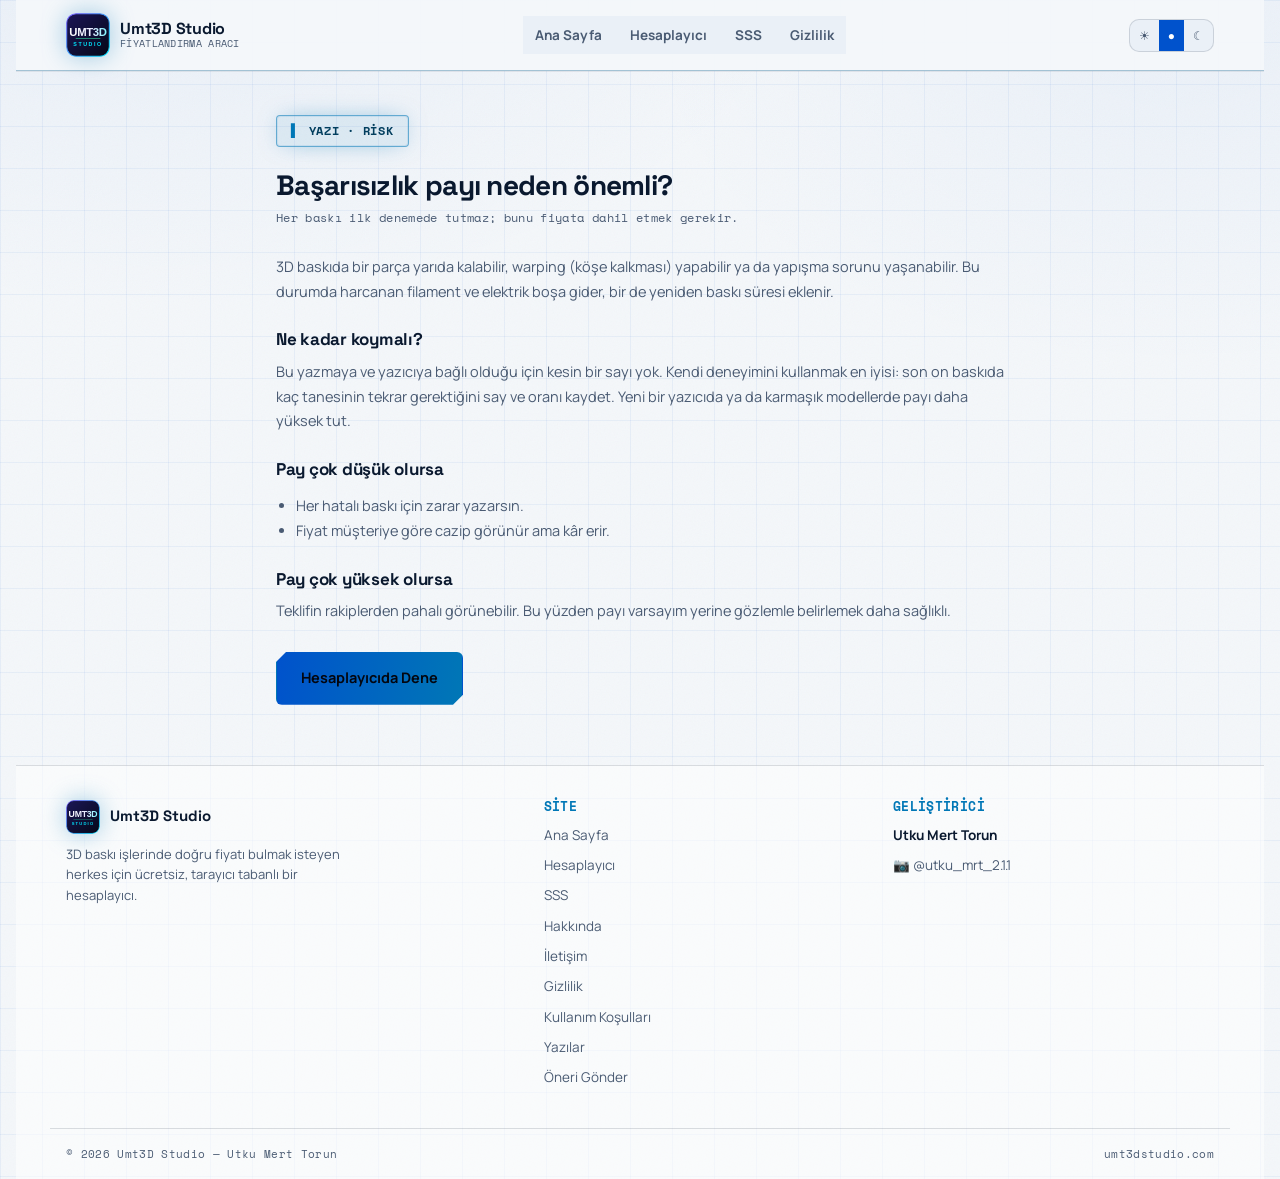
<file: yazi-basarisizlik-payi.html>
<!doctype html>
<html lang="tr">
<head>
<meta charset="utf-8">
<meta name="viewport" content="width=device-width, initial-scale=1, viewport-fit=cover">
<title>Başarısızlık payı neden önemli? — Umt3D Studio</title>
<meta name="description" content="Baskı hataları maliyeti nasıl artırır ve başarısızlık payını nasıl makul seçersin?">
<meta name="author" content="Utku Mert Torun">
<meta name="robots" content="index,follow">
<link rel="canonical" href="https://umt3dstudio.com/yazi-basarisizlik-payi.html">
<meta property="og:type" content="website">
<meta property="og:site_name" content="Umt3D Studio">
<meta property="og:title" content="Başarısızlık payı neden önemli? — Umt3D Studio">
<meta property="og:description" content="Baskı hataları maliyeti nasıl artırır ve başarısızlık payını nasıl makul seçersin?">
<meta property="og:url" content="https://umt3dstudio.com/yazi-basarisizlik-payi.html">
<meta property="og:image" content="https://umt3dstudio.com/assets/og.png">
<meta property="og:locale" content="tr_TR">
<meta name="twitter:card" content="summary_large_image">
<meta name="theme-color" content="#070B1F">
<link rel="manifest" href="manifest.webmanifest">
<link rel="icon" href="assets/umt3d-icon.svg?v=3" type="image/svg+xml">
<link rel="icon" href="favicon.ico?v=3">
<link rel="apple-touch-icon" href="icons/apple-touch-icon.png?v=3">
<link rel="preconnect" href="https://fonts.googleapis.com">
<link rel="preconnect" href="https://fonts.gstatic.com" crossorigin>
<link rel="stylesheet" href="https://fonts.googleapis.com/css2?family=Space+Grotesk:wght@500;600;700&family=Manrope:wght@400;500;600;700;800&family=Space+Mono:wght@400;700&family=JetBrains+Mono:wght@400;600;700&display=swap">
<link rel="stylesheet" href="css/site.css">
</head>
<body>
<a class="skip-link" href="#main">İçeriğe geç</a>

<header class="site-header">
  <nav class="nav">
    <a href="index.html" class="brand">
      <img class="mark-img" src="assets/umt3d-icon.svg?v=3" alt="Umt3D Studio" width="44" height="44">
      <div class="brandname">Umt3D Studio<small>FİYATLANDIRMA ARACI</small></div>
    </a>
    <div class="nav-links" id="navLinks">
      <a href="index.html">Ana Sayfa</a>
      <a href="calculator.html">Hesaplayıcı</a>
      <a href="faq.html">SSS</a>
      <a href="privacy.html">Gizlilik</a>
    </div>
    <div class="nav-right">
      <div class="theme-toggle">
        <button data-theme="light" title="Açık tema" aria-label="Açık tema">☀</button>
        <button data-theme="auto" title="Sistem" aria-label="Sistem">●</button>
        <button data-theme="dark" title="Koyu tema" aria-label="Koyu tema">☾</button>
      </div>
      <button class="nav-burger" aria-label="Menü" aria-expanded="false"><span></span><span></span><span></span></button>
    </div>
  </nav>
</header>

<main class="content-page" id="main" tabindex="-1">
  <span class="eyebrow">YAZI · RİSK</span>
  <h1>Başarısızlık payı neden önemli?</h1>
  <p class="updated">Her baskı ilk denemede tutmaz; bunu fiyata dahil etmek gerekir.</p>
  <p>3D baskıda bir parça yarıda kalabilir, warping (köşe kalkması) yapabilir ya da yapışma sorunu yaşanabilir. Bu durumda harcanan filament ve elektrik boşa gider, bir de yeniden baskı süresi eklenir.</p>
  <h2>Ne kadar koymalı?</h2>
  <p>Bu yazmaya ve yazıcıya bağlı olduğu için kesin bir sayı yok. Kendi deneyimini kullanmak en iyisi: son on baskıda kaç tanesinin tekrar gerektiğini say ve oranı kaydet. Yeni bir yazıcıda ya da karmaşık modellerde payı daha yüksek tut.</p>
  <h2>Pay çok düşük olursa</h2>
  <ul>
    <li>Her hatalı baskı için zarar yazarsın.</li>
    <li>Fiyat müşteriye göre cazip görünür ama kâr erir.</li>
  </ul>
  <h2>Pay çok yüksek olursa</h2>
  <p>Teklifin rakiplerden pahalı görünebilir. Bu yüzden payı varsayım yerine gözlemle belirlemek daha sağlıklı.</p>
  <p style="margin-top:28px;"><a href="calculator.html" class="btn btn-primary">Hesaplayıcıda Dene</a></p>
</main>

<footer class="site-footer">
  <div class="footer-inner">
    <div>
      <div class="fbrand">
        <img class="mark-img mark-img-sm" src="assets/umt3d-icon.svg?v=3" alt="" width="34" height="34">
        <strong style="font-family:'Space Grotesk',sans-serif;">Umt3D Studio</strong>
      </div>
      <p>3D baskı işlerinde doğru fiyatı bulmak isteyen herkes için ücretsiz, tarayıcı tabanlı bir hesaplayıcı.</p>
    </div>
    <div>
      <h4>Site</h4>
      <div class="footer-links">
        <a href="index.html">Ana Sayfa</a>
        <a href="calculator.html">Hesaplayıcı</a>
        <a href="faq.html">SSS</a>
        <a href="hakkinda.html">Hakkında</a>
        <a href="iletisim.html">İletişim</a>
        <a href="privacy.html">Gizlilik</a>
        <a href="kosullar.html">Kullanım Koşulları</a>
        <a href="blog.html">Yazılar</a>
        <a href="oneri.html">Öneri Gönder</a>
      </div>
    </div>
    <div>
      <h4>Geliştirici</h4>
      <div class="footer-links">
        <span style="color:var(--fg); font-weight:700; font-size:13.5px;">Utku Mert Torun</span>
        <a href="https://instagram.com/utku_mrt_2.1.1" target="_blank" rel="noopener">📷 @utku_mrt_2.1.1</a>
      </div>
    </div>
  </div>
  <div class="footer-bottom">
    <span>© <span id="yr"></span> Umt3D Studio — Utku Mert Torun</span>
    <span>umt3dstudio.com</span>
  </div>
</footer>

<script>document.getElementById("yr").textContent = new Date().getFullYear();</script>
<script>window.UMT_ANALYTICS_TOKEN = "";</script>
<script src="js/site.js"></script>
</body>
</html>
</file>
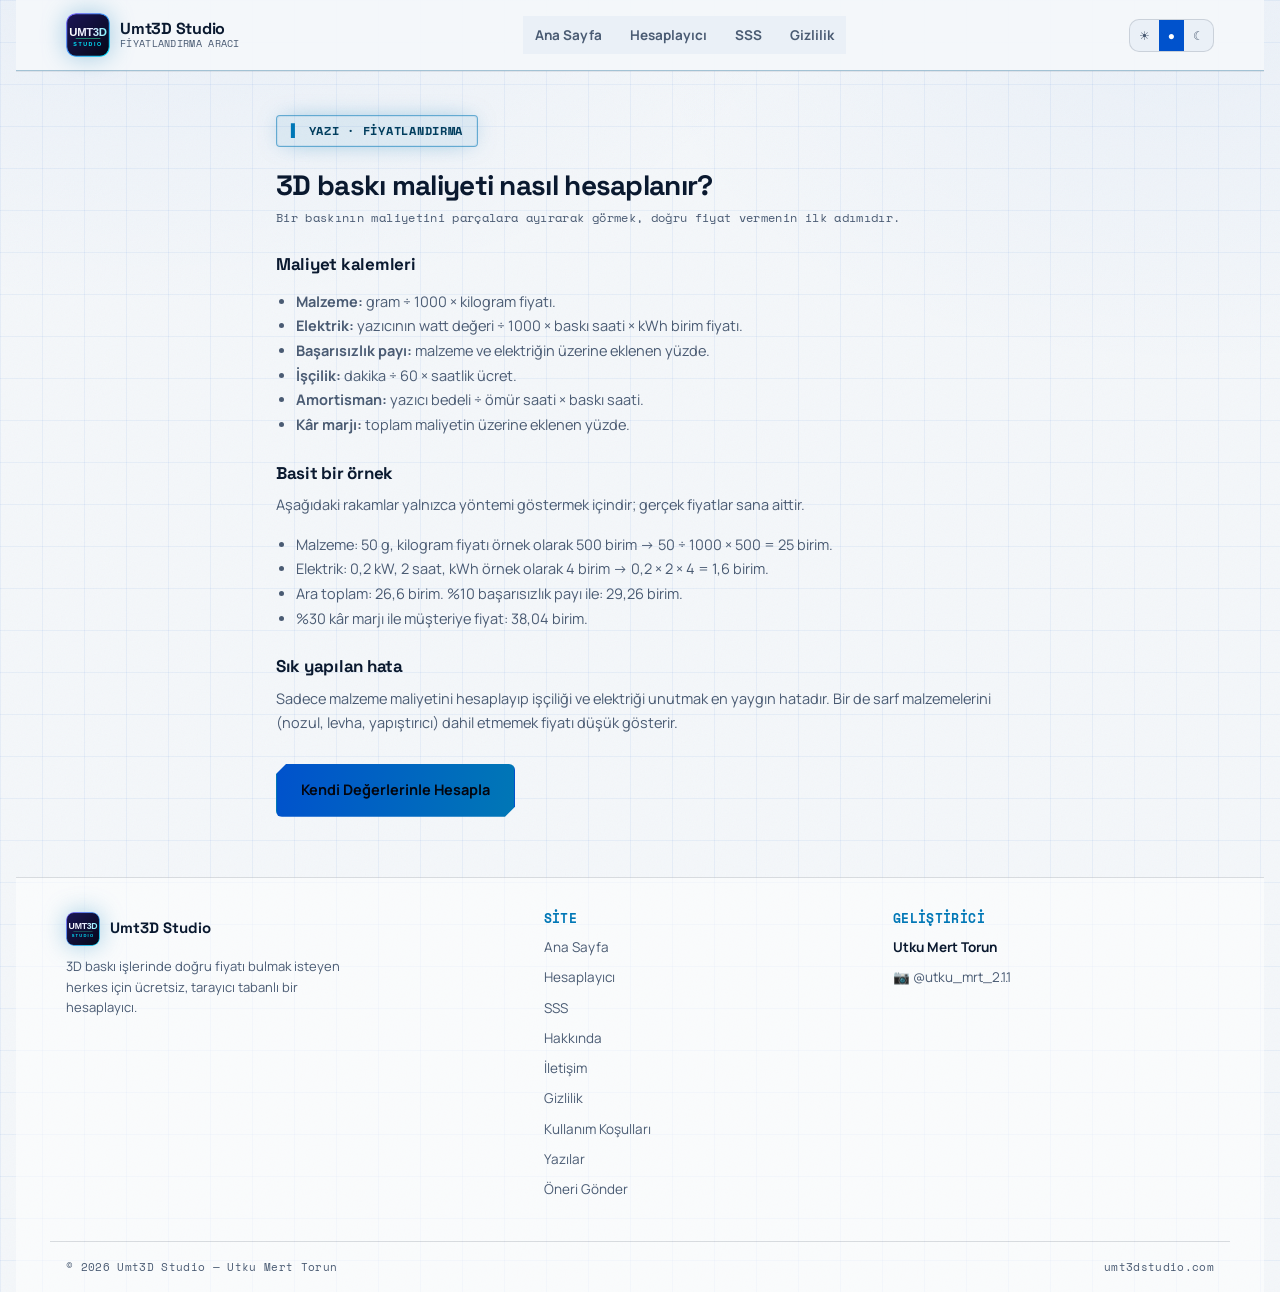
<file: yazi-baski-maliyeti-formulu.html>
<!doctype html>
<html lang="tr">
<head>
<meta charset="utf-8">
<meta name="viewport" content="width=device-width, initial-scale=1, viewport-fit=cover">
<title>3D baskı maliyeti nasıl hesaplanır? — Umt3D Studio</title>
<meta name="description" content="Filament, elektrik, işçilik, amortisman ve kâr marjını kapsayan 3D baskı maliyet formülünü adım adım anlatıyoruz.">
<meta name="author" content="Utku Mert Torun">
<meta name="robots" content="index,follow">
<link rel="canonical" href="https://umt3dstudio.com/yazi-baski-maliyeti-formulu.html">
<meta property="og:type" content="website">
<meta property="og:site_name" content="Umt3D Studio">
<meta property="og:title" content="3D baskı maliyeti nasıl hesaplanır? — Umt3D Studio">
<meta property="og:description" content="Filament, elektrik, işçilik, amortisman ve kâr marjını kapsayan 3D baskı maliyet formülünü adım adım anlatıyoruz.">
<meta property="og:url" content="https://umt3dstudio.com/yazi-baski-maliyeti-formulu.html">
<meta property="og:image" content="https://umt3dstudio.com/assets/og.png">
<meta property="og:locale" content="tr_TR">
<meta name="twitter:card" content="summary_large_image">
<meta name="theme-color" content="#070B1F">
<link rel="manifest" href="manifest.webmanifest">
<link rel="icon" href="assets/umt3d-icon.svg?v=3" type="image/svg+xml">
<link rel="icon" href="favicon.ico?v=3">
<link rel="apple-touch-icon" href="icons/apple-touch-icon.png?v=3">
<link rel="preconnect" href="https://fonts.googleapis.com">
<link rel="preconnect" href="https://fonts.gstatic.com" crossorigin>
<link rel="stylesheet" href="https://fonts.googleapis.com/css2?family=Space+Grotesk:wght@500;600;700&family=Manrope:wght@400;500;600;700;800&family=Space+Mono:wght@400;700&family=JetBrains+Mono:wght@400;600;700&display=swap">
<link rel="stylesheet" href="css/site.css">
</head>
<body>
<a class="skip-link" href="#main">İçeriğe geç</a>

<header class="site-header">
  <nav class="nav">
    <a href="index.html" class="brand">
      <img class="mark-img" src="assets/umt3d-icon.svg?v=3" alt="Umt3D Studio" width="44" height="44">
      <div class="brandname">Umt3D Studio<small>FİYATLANDIRMA ARACI</small></div>
    </a>
    <div class="nav-links" id="navLinks">
      <a href="index.html">Ana Sayfa</a>
      <a href="calculator.html">Hesaplayıcı</a>
      <a href="faq.html">SSS</a>
      <a href="privacy.html">Gizlilik</a>
    </div>
    <div class="nav-right">
      <div class="theme-toggle">
        <button data-theme="light" title="Açık tema" aria-label="Açık tema">☀</button>
        <button data-theme="auto" title="Sistem" aria-label="Sistem">●</button>
        <button data-theme="dark" title="Koyu tema" aria-label="Koyu tema">☾</button>
      </div>
      <button class="nav-burger" aria-label="Menü" aria-expanded="false"><span></span><span></span><span></span></button>
    </div>
  </nav>
</header>

<main class="content-page" id="main" tabindex="-1">
  <span class="eyebrow">YAZI · FİYATLANDIRMA</span>
  <h1>3D baskı maliyeti nasıl hesaplanır?</h1>
  <p class="updated">Bir baskının maliyetini parçalara ayırarak görmek, doğru fiyat vermenin ilk adımıdır.</p>
  <h2>Maliyet kalemleri</h2>
  <ul>
    <li><strong>Malzeme:</strong> gram ÷ 1000 × kilogram fiyatı.</li>
    <li><strong>Elektrik:</strong> yazıcının watt değeri ÷ 1000 × baskı saati × kWh birim fiyatı.</li>
    <li><strong>Başarısızlık payı:</strong> malzeme ve elektriğin üzerine eklenen yüzde.</li>
    <li><strong>İşçilik:</strong> dakika ÷ 60 × saatlik ücret.</li>
    <li><strong>Amortisman:</strong> yazıcı bedeli ÷ ömür saati × baskı saati.</li>
    <li><strong>Kâr marjı:</strong> toplam maliyetin üzerine eklenen yüzde.</li>
  </ul>
  <h2>Basit bir örnek</h2>
  <p>Aşağıdaki rakamlar yalnızca yöntemi göstermek içindir; gerçek fiyatlar sana aittir.</p>
  <ul>
    <li>Malzeme: 50 g, kilogram fiyatı örnek olarak 500 birim → 50 ÷ 1000 × 500 = 25 birim.</li>
    <li>Elektrik: 0,2 kW, 2 saat, kWh örnek olarak 4 birim → 0,2 × 2 × 4 = 1,6 birim.</li>
    <li>Ara toplam: 26,6 birim. %10 başarısızlık payı ile: 29,26 birim.</li>
    <li>%30 kâr marjı ile müşteriye fiyat: 38,04 birim.</li>
  </ul>
  <h2>Sık yapılan hata</h2>
  <p>Sadece malzeme maliyetini hesaplayıp işçiliği ve elektriği unutmak en yaygın hatadır. Bir de sarf malzemelerini (nozul, levha, yapıştırıcı) dahil etmemek fiyatı düşük gösterir.</p>
  <p style="margin-top:28px;"><a href="calculator.html" class="btn btn-primary">Kendi Değerlerinle Hesapla</a></p>
</main>

<footer class="site-footer">
  <div class="footer-inner">
    <div>
      <div class="fbrand">
        <img class="mark-img mark-img-sm" src="assets/umt3d-icon.svg?v=3" alt="" width="34" height="34">
        <strong style="font-family:'Space Grotesk',sans-serif;">Umt3D Studio</strong>
      </div>
      <p>3D baskı işlerinde doğru fiyatı bulmak isteyen herkes için ücretsiz, tarayıcı tabanlı bir hesaplayıcı.</p>
    </div>
    <div>
      <h4>Site</h4>
      <div class="footer-links">
        <a href="index.html">Ana Sayfa</a>
        <a href="calculator.html">Hesaplayıcı</a>
        <a href="faq.html">SSS</a>
        <a href="hakkinda.html">Hakkında</a>
        <a href="iletisim.html">İletişim</a>
        <a href="privacy.html">Gizlilik</a>
        <a href="kosullar.html">Kullanım Koşulları</a>
        <a href="blog.html">Yazılar</a>
        <a href="oneri.html">Öneri Gönder</a>
      </div>
    </div>
    <div>
      <h4>Geliştirici</h4>
      <div class="footer-links">
        <span style="color:var(--fg); font-weight:700; font-size:13.5px;">Utku Mert Torun</span>
        <a href="https://instagram.com/utku_mrt_2.1.1" target="_blank" rel="noopener">📷 @utku_mrt_2.1.1</a>
      </div>
    </div>
  </div>
  <div class="footer-bottom">
    <span>© <span id="yr"></span> Umt3D Studio — Utku Mert Torun</span>
    <span>umt3dstudio.com</span>
  </div>
</footer>

<script>document.getElementById("yr").textContent = new Date().getFullYear();</script>
<script>window.UMT_ANALYTICS_TOKEN = "";</script>
<script src="js/site.js"></script>
</body>
</html>
</file>
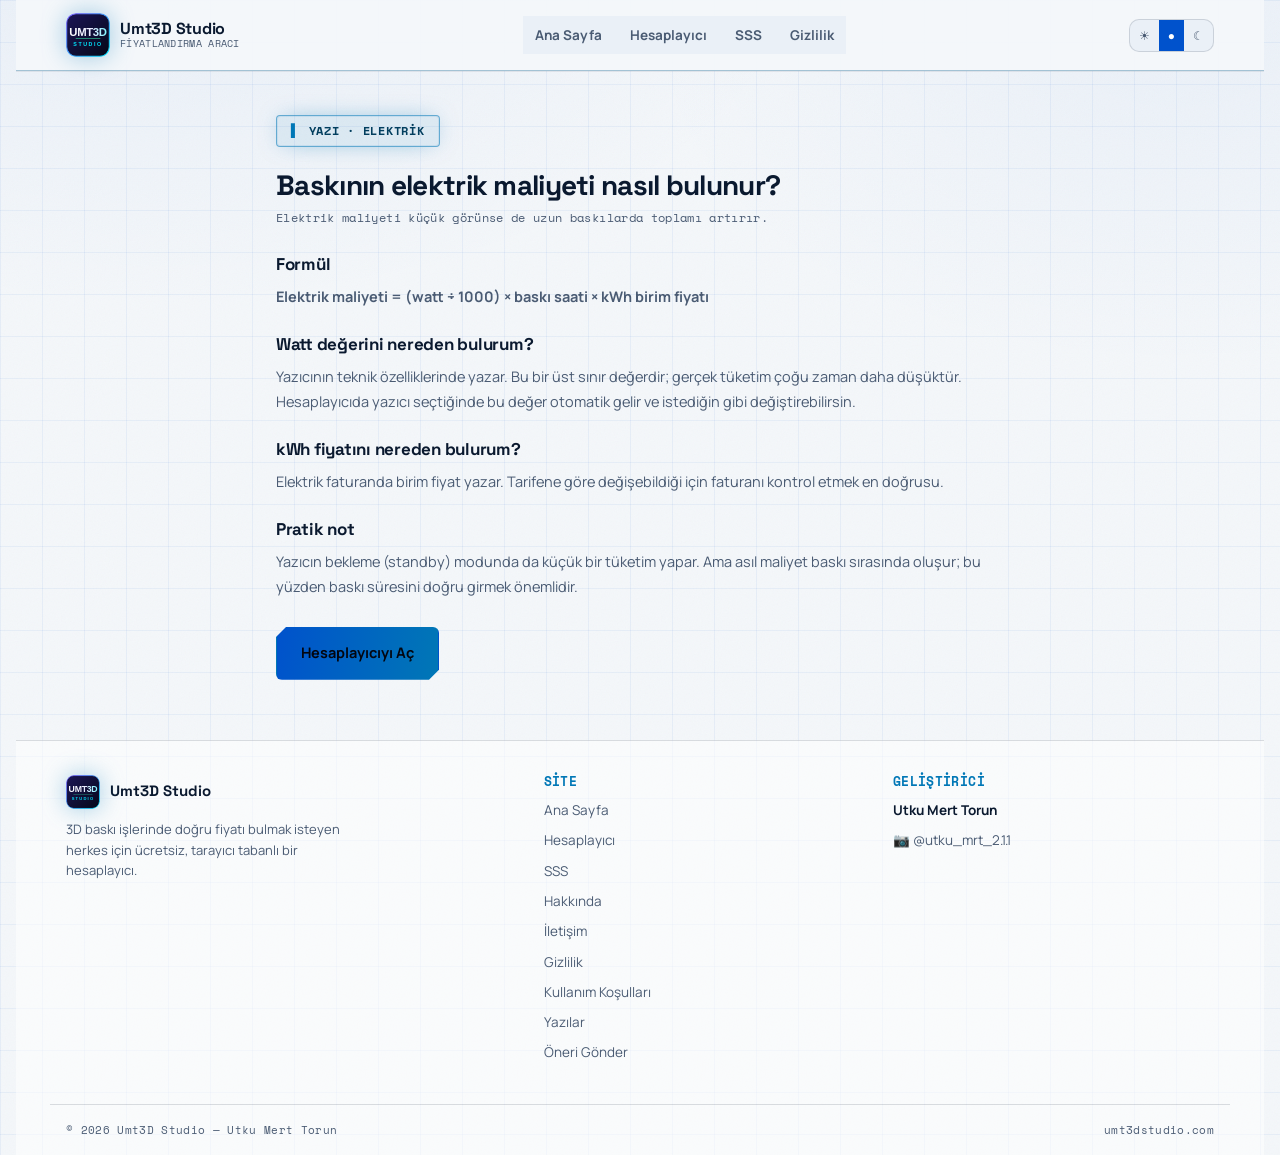
<file: yazi-elektrik-maliyeti.html>
<!doctype html>
<html lang="tr">
<head>
<meta charset="utf-8">
<meta name="viewport" content="width=device-width, initial-scale=1, viewport-fit=cover">
<title>Baskının elektrik maliyeti nasıl bulunur? — Umt3D Studio</title>
<meta name="description" content="Yazıcının gücünü, baskı süresini ve kilovatsaat fiyatını kullanarak elektrik maliyetini hesaplamanın yolu.">
<meta name="author" content="Utku Mert Torun">
<meta name="robots" content="index,follow">
<link rel="canonical" href="https://umt3dstudio.com/yazi-elektrik-maliyeti.html">
<meta property="og:type" content="website">
<meta property="og:site_name" content="Umt3D Studio">
<meta property="og:title" content="Baskının elektrik maliyeti nasıl bulunur? — Umt3D Studio">
<meta property="og:description" content="Yazıcının gücünü, baskı süresini ve kilovatsaat fiyatını kullanarak elektrik maliyetini hesaplamanın yolu.">
<meta property="og:url" content="https://umt3dstudio.com/yazi-elektrik-maliyeti.html">
<meta property="og:image" content="https://umt3dstudio.com/assets/og.png">
<meta property="og:locale" content="tr_TR">
<meta name="twitter:card" content="summary_large_image">
<meta name="theme-color" content="#070B1F">
<link rel="manifest" href="manifest.webmanifest">
<link rel="icon" href="assets/umt3d-icon.svg?v=3" type="image/svg+xml">
<link rel="icon" href="favicon.ico?v=3">
<link rel="apple-touch-icon" href="icons/apple-touch-icon.png?v=3">
<link rel="preconnect" href="https://fonts.googleapis.com">
<link rel="preconnect" href="https://fonts.gstatic.com" crossorigin>
<link rel="stylesheet" href="https://fonts.googleapis.com/css2?family=Space+Grotesk:wght@500;600;700&family=Manrope:wght@400;500;600;700;800&family=Space+Mono:wght@400;700&family=JetBrains+Mono:wght@400;600;700&display=swap">
<link rel="stylesheet" href="css/site.css">
</head>
<body>
<a class="skip-link" href="#main">İçeriğe geç</a>

<header class="site-header">
  <nav class="nav">
    <a href="index.html" class="brand">
      <img class="mark-img" src="assets/umt3d-icon.svg?v=3" alt="Umt3D Studio" width="44" height="44">
      <div class="brandname">Umt3D Studio<small>FİYATLANDIRMA ARACI</small></div>
    </a>
    <div class="nav-links" id="navLinks">
      <a href="index.html">Ana Sayfa</a>
      <a href="calculator.html">Hesaplayıcı</a>
      <a href="faq.html">SSS</a>
      <a href="privacy.html">Gizlilik</a>
    </div>
    <div class="nav-right">
      <div class="theme-toggle">
        <button data-theme="light" title="Açık tema" aria-label="Açık tema">☀</button>
        <button data-theme="auto" title="Sistem" aria-label="Sistem">●</button>
        <button data-theme="dark" title="Koyu tema" aria-label="Koyu tema">☾</button>
      </div>
      <button class="nav-burger" aria-label="Menü" aria-expanded="false"><span></span><span></span><span></span></button>
    </div>
  </nav>
</header>

<main class="content-page" id="main" tabindex="-1">
  <span class="eyebrow">YAZI · ELEKTRİK</span>
  <h1>Baskının elektrik maliyeti nasıl bulunur?</h1>
  <p class="updated">Elektrik maliyeti küçük görünse de uzun baskılarda toplamı artırır.</p>
  <h2>Formül</h2>
  <p><strong>Elektrik maliyeti = (watt ÷ 1000) × baskı saati × kWh birim fiyatı</strong></p>
  <h2>Watt değerini nereden bulurum?</h2>
  <p>Yazıcının teknik özelliklerinde yazar. Bu bir üst sınır değerdir; gerçek tüketim çoğu zaman daha düşüktür. Hesaplayıcıda yazıcı seçtiğinde bu değer otomatik gelir ve istediğin gibi değiştirebilirsin.</p>
  <h2>kWh fiyatını nereden bulurum?</h2>
  <p>Elektrik faturanda birim fiyat yazar. Tarifene göre değişebildiği için faturanı kontrol etmek en doğrusu.</p>
  <h2>Pratik not</h2>
  <p>Yazıcın bekleme (standby) modunda da küçük bir tüketim yapar. Ama asıl maliyet baskı sırasında oluşur; bu yüzden baskı süresini doğru girmek önemlidir.</p>
  <p style="margin-top:28px;"><a href="calculator.html" class="btn btn-primary">Hesaplayıcıyı Aç</a></p>
</main>

<footer class="site-footer">
  <div class="footer-inner">
    <div>
      <div class="fbrand">
        <img class="mark-img mark-img-sm" src="assets/umt3d-icon.svg?v=3" alt="" width="34" height="34">
        <strong style="font-family:'Space Grotesk',sans-serif;">Umt3D Studio</strong>
      </div>
      <p>3D baskı işlerinde doğru fiyatı bulmak isteyen herkes için ücretsiz, tarayıcı tabanlı bir hesaplayıcı.</p>
    </div>
    <div>
      <h4>Site</h4>
      <div class="footer-links">
        <a href="index.html">Ana Sayfa</a>
        <a href="calculator.html">Hesaplayıcı</a>
        <a href="faq.html">SSS</a>
        <a href="hakkinda.html">Hakkında</a>
        <a href="iletisim.html">İletişim</a>
        <a href="privacy.html">Gizlilik</a>
        <a href="kosullar.html">Kullanım Koşulları</a>
        <a href="blog.html">Yazılar</a>
        <a href="oneri.html">Öneri Gönder</a>
      </div>
    </div>
    <div>
      <h4>Geliştirici</h4>
      <div class="footer-links">
        <span style="color:var(--fg); font-weight:700; font-size:13.5px;">Utku Mert Torun</span>
        <a href="https://instagram.com/utku_mrt_2.1.1" target="_blank" rel="noopener">📷 @utku_mrt_2.1.1</a>
      </div>
    </div>
  </div>
  <div class="footer-bottom">
    <span>© <span id="yr"></span> Umt3D Studio — Utku Mert Torun</span>
    <span>umt3dstudio.com</span>
  </div>
</footer>

<script>document.getElementById("yr").textContent = new Date().getFullYear();</script>
<script>window.UMT_ANALYTICS_TOKEN = "";</script>
<script src="js/site.js"></script>
</body>
</html>
</file>
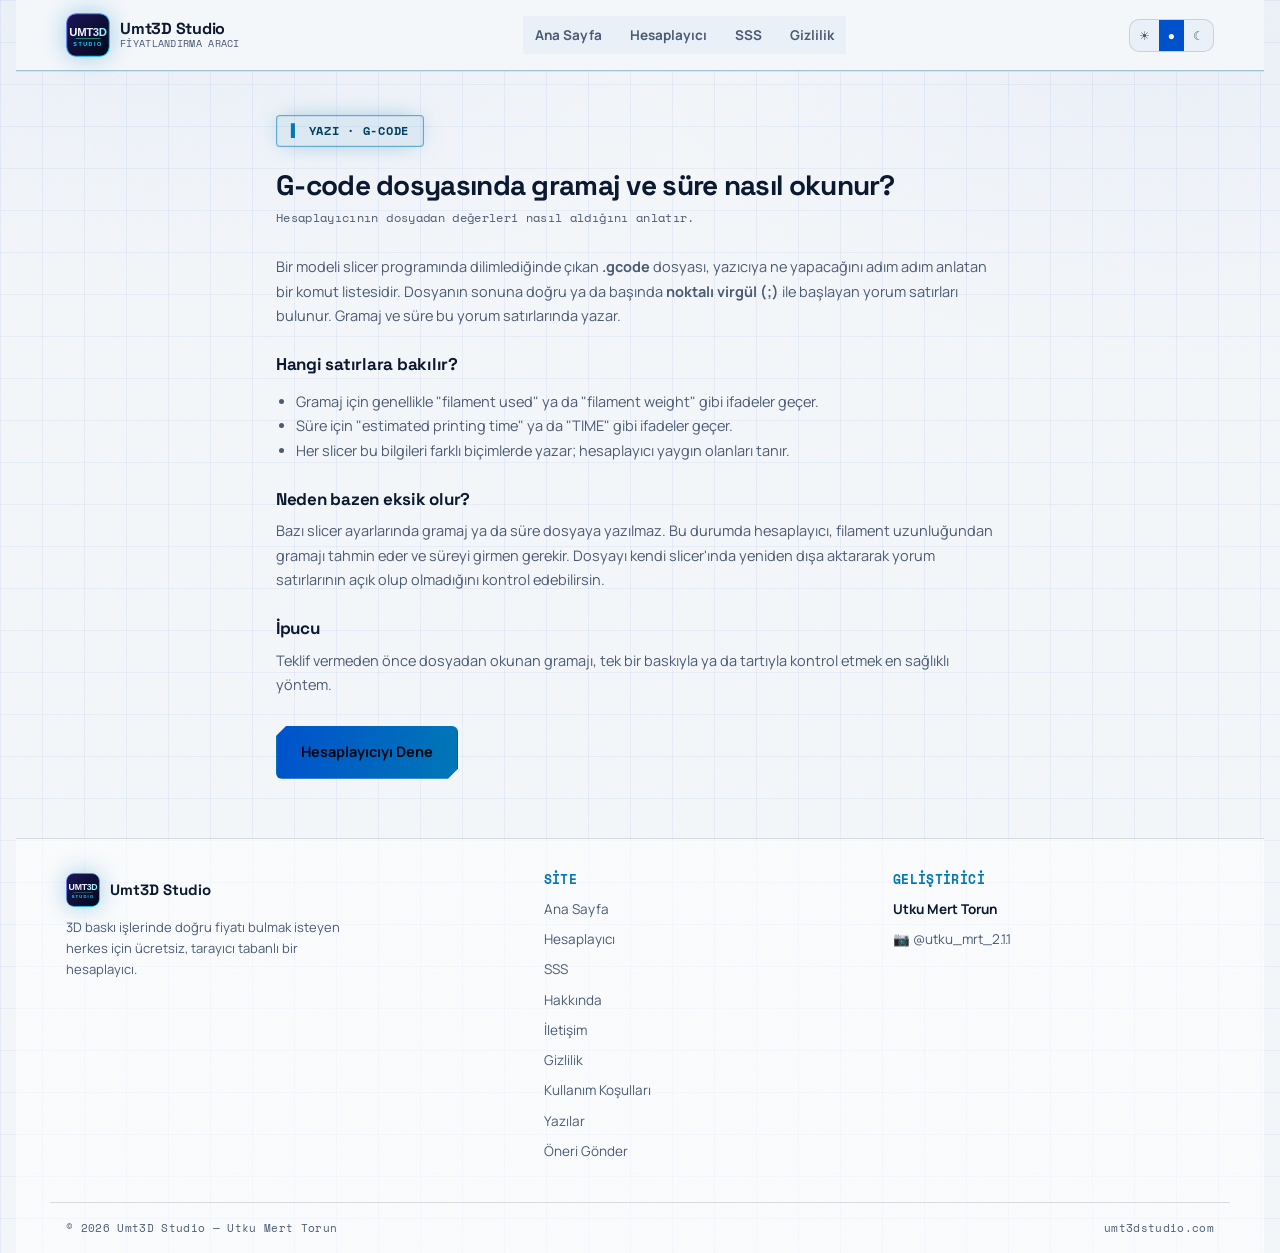
<file: yazi-gcode-nasil-okunur.html>
<!doctype html>
<html lang="tr">
<head>
<meta charset="utf-8">
<meta name="viewport" content="width=device-width, initial-scale=1, viewport-fit=cover">
<title>G-code dosyasında gramaj ve süre nasıl okunur? — Umt3D Studio</title>
<meta name="description" content="Slicer çıktısındaki G-code dosyasında filament gramajı ve baskı süresi nerede yazar, neden bazen eksik olabilir?">
<meta name="author" content="Utku Mert Torun">
<meta name="robots" content="index,follow">
<link rel="canonical" href="https://umt3dstudio.com/yazi-gcode-nasil-okunur.html">
<meta property="og:type" content="website">
<meta property="og:site_name" content="Umt3D Studio">
<meta property="og:title" content="G-code dosyasında gramaj ve süre nasıl okunur? — Umt3D Studio">
<meta property="og:description" content="Slicer çıktısındaki G-code dosyasında filament gramajı ve baskı süresi nerede yazar, neden bazen eksik olabilir?">
<meta property="og:url" content="https://umt3dstudio.com/yazi-gcode-nasil-okunur.html">
<meta property="og:image" content="https://umt3dstudio.com/assets/og.png">
<meta property="og:locale" content="tr_TR">
<meta name="twitter:card" content="summary_large_image">
<meta name="theme-color" content="#070B1F">
<link rel="manifest" href="manifest.webmanifest">
<link rel="icon" href="assets/umt3d-icon.svg?v=3" type="image/svg+xml">
<link rel="icon" href="favicon.ico?v=3">
<link rel="apple-touch-icon" href="icons/apple-touch-icon.png?v=3">
<link rel="preconnect" href="https://fonts.googleapis.com">
<link rel="preconnect" href="https://fonts.gstatic.com" crossorigin>
<link rel="stylesheet" href="https://fonts.googleapis.com/css2?family=Space+Grotesk:wght@500;600;700&family=Manrope:wght@400;500;600;700;800&family=Space+Mono:wght@400;700&family=JetBrains+Mono:wght@400;600;700&display=swap">
<link rel="stylesheet" href="css/site.css">
</head>
<body>
<a class="skip-link" href="#main">İçeriğe geç</a>

<header class="site-header">
  <nav class="nav">
    <a href="index.html" class="brand">
      <img class="mark-img" src="assets/umt3d-icon.svg?v=3" alt="Umt3D Studio" width="44" height="44">
      <div class="brandname">Umt3D Studio<small>FİYATLANDIRMA ARACI</small></div>
    </a>
    <div class="nav-links" id="navLinks">
      <a href="index.html">Ana Sayfa</a>
      <a href="calculator.html">Hesaplayıcı</a>
      <a href="faq.html">SSS</a>
      <a href="privacy.html">Gizlilik</a>
    </div>
    <div class="nav-right">
      <div class="theme-toggle">
        <button data-theme="light" title="Açık tema" aria-label="Açık tema">☀</button>
        <button data-theme="auto" title="Sistem" aria-label="Sistem">●</button>
        <button data-theme="dark" title="Koyu tema" aria-label="Koyu tema">☾</button>
      </div>
      <button class="nav-burger" aria-label="Menü" aria-expanded="false"><span></span><span></span><span></span></button>
    </div>
  </nav>
</header>

<main class="content-page" id="main" tabindex="-1">
  <span class="eyebrow">YAZI · G-CODE</span>
  <h1>G-code dosyasında gramaj ve süre nasıl okunur?</h1>
  <p class="updated">Hesaplayıcının dosyadan değerleri nasıl aldığını anlatır.</p>
  <p>Bir modeli slicer programında dilimlediğinde çıkan <strong>.gcode</strong> dosyası, yazıcıya ne yapacağını adım adım anlatan bir komut listesidir. Dosyanın sonuna doğru ya da başında <strong>noktalı virgül (;)</strong> ile başlayan yorum satırları bulunur. Gramaj ve süre bu yorum satırlarında yazar.</p>
  <h2>Hangi satırlara bakılır?</h2>
  <ul>
    <li>Gramaj için genellikle "filament used" ya da "filament weight" gibi ifadeler geçer.</li>
    <li>Süre için "estimated printing time" ya da "TIME" gibi ifadeler geçer.</li>
    <li>Her slicer bu bilgileri farklı biçimlerde yazar; hesaplayıcı yaygın olanları tanır.</li>
  </ul>
  <h2>Neden bazen eksik olur?</h2>
  <p>Bazı slicer ayarlarında gramaj ya da süre dosyaya yazılmaz. Bu durumda hesaplayıcı, filament uzunluğundan gramajı tahmin eder ve süreyi girmen gerekir. Dosyayı kendi slicer'ında yeniden dışa aktararak yorum satırlarının açık olup olmadığını kontrol edebilirsin.</p>
  <h2>İpucu</h2>
  <p>Teklif vermeden önce dosyadan okunan gramajı, tek bir baskıyla ya da tartıyla kontrol etmek en sağlıklı yöntem.</p>
  <p style="margin-top:28px;"><a href="calculator.html" class="btn btn-primary">Hesaplayıcıyı Dene</a></p>
</main>

<footer class="site-footer">
  <div class="footer-inner">
    <div>
      <div class="fbrand">
        <img class="mark-img mark-img-sm" src="assets/umt3d-icon.svg?v=3" alt="" width="34" height="34">
        <strong style="font-family:'Space Grotesk',sans-serif;">Umt3D Studio</strong>
      </div>
      <p>3D baskı işlerinde doğru fiyatı bulmak isteyen herkes için ücretsiz, tarayıcı tabanlı bir hesaplayıcı.</p>
    </div>
    <div>
      <h4>Site</h4>
      <div class="footer-links">
        <a href="index.html">Ana Sayfa</a>
        <a href="calculator.html">Hesaplayıcı</a>
        <a href="faq.html">SSS</a>
        <a href="hakkinda.html">Hakkında</a>
        <a href="iletisim.html">İletişim</a>
        <a href="privacy.html">Gizlilik</a>
        <a href="kosullar.html">Kullanım Koşulları</a>
        <a href="blog.html">Yazılar</a>
        <a href="oneri.html">Öneri Gönder</a>
      </div>
    </div>
    <div>
      <h4>Geliştirici</h4>
      <div class="footer-links">
        <span style="color:var(--fg); font-weight:700; font-size:13.5px;">Utku Mert Torun</span>
        <a href="https://instagram.com/utku_mrt_2.1.1" target="_blank" rel="noopener">📷 @utku_mrt_2.1.1</a>
      </div>
    </div>
  </div>
  <div class="footer-bottom">
    <span>© <span id="yr"></span> Umt3D Studio — Utku Mert Torun</span>
    <span>umt3dstudio.com</span>
  </div>
</footer>

<script>document.getElementById("yr").textContent = new Date().getFullYear();</script>
<script>window.UMT_ANALYTICS_TOKEN = "";</script>
<script src="js/site.js"></script>
</body>
</html>
</file>
<file: css/site.css>
/* ==========================================================================
   Umt3D Studio — shared design tokens, reset, navbar, footer, home components
   ========================================================================== */

/* Varsayılan: koyu lacivert "cam" tema (referans dashboard tarzı).
   Açık tema aşağıda ayrı tanımlı. */
:root{
  /* ---- palette (dark navy glass) ---- */
  --bg:#121417;
  --bg-glow-1:rgba(255,107,0,.07);
  --bg-glow-2:rgba(59,130,246,.06);
  --surface:rgba(27,31,36,.92);
  --surface-2:rgba(35,40,48,.94);
  --fg:#E6E9EE;
  --muted:#8B93A1;
  --border:rgba(255,255,255,.09);
  --accent:#FF6B00;
  --accent-ink:#FFD9BD;
  --accent-2:#3B82F6;
  --accent-2-ink:#CFE0FF;
  --mint:#00AE42;
  --good:#00AE42;
  --warn:#FACC15;
  --bad:#F87171;
  --glass-blur:14px;
  /* ---- depth ---- */
  --shadow-sm: 0 1px 2px rgba(0,0,0,.30), 0 8px 24px -12px rgba(0,0,0,.50);
  --shadow:    0 1px 2px rgba(0,0,0,.30), 0 14px 34px -14px rgba(0,0,0,.60);
  --shadow-lg: 0 2px 4px rgba(0,0,0,.30), 0 24px 56px -18px rgba(0,0,0,.70), 0 0 0 1px rgba(139,108,255,.08);
  /* ---- noise texture (subtle grain) ---- */
  --noise: url("data:image/svg+xml,%3Csvg xmlns='http://www.w3.org/2000/svg' width='200' height='200'%3E%3Cfilter id='n'%3E%3CfeTurbulence type='fractalNoise' baseFrequency='0.75' numOctaves='4' stitchTiles='stitch'/%3E%3C/filter%3E%3Crect width='200' height='200' filter='url(%23n)' opacity='0.035'/%3E%3C/svg%3E");
  /* ---- grid line pattern for bg ---- */
  --grid-line: rgba(59,130,246,.05);
  color-scheme: dark;
}
/* Sistem açık temayı istiyorsa (ve kullanıcı koyu seçmediyse) */
@media (prefers-color-scheme: light){
  :root:not([data-theme="dark"]){
    --bg:#F4F7FA;
    --bg-glow-1:rgba(0,82,204,.05);
    --bg-glow-2:rgba(0,82,204,.04);
    --surface:#FFFFFF;
    --surface-2:#EAF0F7;
    --fg:#0A192F; --muted:#4A5B73;
    --border:rgba(10,25,47,.14);
    --accent:#0052CC; --accent-ink:#00316F;
    --accent-2:#0077B6; --accent-2-ink:#023E5E;
    --mint:#047857; --good:#047857; --warn:#B45309; --bad:#B91C1C;
    --shadow-sm: 0 1px 2px rgba(30,40,100,.06), 0 8px 22px -12px rgba(30,40,100,.18);
    --shadow:    0 1px 2px rgba(30,40,100,.06), 0 14px 32px -14px rgba(30,40,100,.22);
    --shadow-lg: 0 2px 4px rgba(30,40,100,.06), 0 24px 52px -18px rgba(30,40,100,.28);
    --grid-line: rgba(0,82,204,.06);
    color-scheme: light;
  }
}
:root[data-theme="light"]{
  --bg:#F4F7FA;
  --bg-glow-1:rgba(0,82,204,.05);
  --bg-glow-2:rgba(0,82,204,.04);
  --surface:#FFFFFF;
  --surface-2:#EAF0F7;
  --fg:#0A192F; --muted:#4A5B73;
  --border:rgba(10,25,47,.14);
  --accent:#0052CC; --accent-ink:#00316F;
  --accent-2:#0077B6; --accent-2-ink:#023E5E;
  --mint:#047857; --good:#047857; --warn:#B45309; --bad:#B91C1C;
  --shadow-sm: 0 1px 2px rgba(30,40,100,.06), 0 8px 22px -12px rgba(30,40,100,.18);
  --shadow:    0 1px 2px rgba(30,40,100,.06), 0 14px 32px -14px rgba(30,40,100,.22);
  --shadow-lg: 0 2px 4px rgba(30,40,100,.06), 0 24px 52px -18px rgba(30,40,100,.28);
  --grid-line: rgba(0,82,204,.06);
  color-scheme: light;
}


*,*::before,*::after{box-sizing:border-box;}
html,body{height:100%;}
html{-webkit-text-size-adjust:100%;}
body{
  margin:0;
  /* Gerçekçi arka plan: soft grid + noise grain */
  background-color:var(--bg);
  background-image:
    radial-gradient(1100px 620px at 12% -8%, var(--bg-glow-1), transparent 62%),
    radial-gradient(900px 560px at 92% 4%, var(--bg-glow-2), transparent 60%),
    linear-gradient(var(--grid-line) 1px, transparent 1px),
    linear-gradient(90deg, var(--grid-line) 1px, transparent 1px),
    var(--noise);
  background-size: auto, auto, 42px 42px, 42px 42px, 200px 200px;
  background-repeat: no-repeat, no-repeat, repeat, repeat, repeat;
  color:var(--fg);
  font-family:'Manrope',-apple-system,"Segoe UI",sans-serif;
  font-size:15px;
  line-height:1.65;
  -webkit-font-smoothing:antialiased;
  -moz-osx-font-smoothing:grayscale;
  padding-left:max(16px, env(safe-area-inset-left,0px));
  padding-right:max(16px, env(safe-area-inset-right,0px));
}
h1,h2,h3,h4,.display{
  font-family:'Space Grotesk',sans-serif; text-wrap:balance;
  letter-spacing:-.02em; margin:0; line-height:1.2;
}
/* Daha okunaklı tipografi ölçek */
h1{ font-size:clamp(28px,5vw,50px); font-weight:800; }
h2{ font-size:clamp(20px,3vw,28px); font-weight:700; }
h3{ font-size:clamp(15px,2vw,17px); font-weight:700; }
h4{ font-size:13px; font-weight:700; }
p{ font-size:15px; line-height:1.7; }
.mono{font-family:'JetBrains Mono','Space Mono',ui-monospace,monospace; font-variant-numeric:tabular-nums;}
p{margin:0;}
img{max-width:100%; display:block;}
a{color:var(--accent-2); text-decoration:none;}
a:hover{text-decoration:underline;}
[hidden]{display:none!important;}
button{font-family:inherit; font-size:inherit; color:inherit;}
:focus-visible{outline:2px solid var(--accent); outline-offset:3px; border-radius:4px;}
::selection{ background:color-mix(in srgb, var(--accent) 22%, transparent); }

.wrap{max-width:1180px; margin:0 auto; padding-inline: 0;}

/* ---------------- smooth theme transition ---------------- */
/* Tek bir custom property değişince tüm renkler yumuşak geçer */
body, .card, .site-header, .nav-links, .theme-toggle, .btn, .feature-card, .step, .footer-inner,
.footer-bottom, input, select, .badge, .selectwrap, .swatchrow, .line, .quote-card, .cta-band,
.section-head, .eyebrow, .hero-stats .stat, .nav .mark{
  transition:
    background-color .28s cubic-bezier(.4,0,.2,1),
    border-color .28s cubic-bezier(.4,0,.2,1),
    color .22s cubic-bezier(.4,0,.2,1),
    box-shadow .22s cubic-bezier(.4,0,.2,1);
}

/* ---------------- page load animation ---------------- */
@keyframes fadeSlideUp{
  from{ opacity:0; transform:translateY(20px); }
  to{ opacity:1; transform:translateY(0); }
}
/* Staggered hero entrance */
body.loaded .hero-section .eyebrow,
body.loaded .calc-hero .eyebrow       { animation:fadeSlideUp .5s cubic-bezier(.22,1,.36,1) both; }
body.loaded .hero-section h1,
body.loaded .calc-hero h1              { animation:fadeSlideUp .6s cubic-bezier(.22,1,.36,1) .07s both; }
body.loaded .hero-section .lede,
body.loaded .calc-hero p               { animation:fadeSlideUp .6s cubic-bezier(.22,1,.36,1) .14s both; }
body.loaded .hero-section .hero-cta    { animation:fadeSlideUp .6s cubic-bezier(.22,1,.36,1) .21s both; }
body.loaded .hero-section .hero-stats  { animation:fadeSlideUp .6s cubic-bezier(.22,1,.36,1) .30s both; }

@media (prefers-reduced-motion: reduce){
  body.loaded .hero-section h1, body.loaded .calc-hero h1,
  body.loaded .hero-section .lede, body.loaded .calc-hero p,
  body.loaded .hero-section .hero-cta, body.loaded .hero-section .hero-stats,
  body.loaded .hero-section .eyebrow, body.loaded .calc-hero .eyebrow{ animation:none!important; }
  body, .card, .site-header, .nav-links, .theme-toggle, .btn, .feature-card, .step, .footer-inner,
  .footer-bottom, input, select, .badge, .selectwrap, .swatchrow, .line, .quote-card, .cta-band,
  .section-head, .eyebrow, .hero-stats .stat, .nav .mark{
    transition:none!important;
  }
}

/* ---------------- buttons ---------------- */
.btn{
  display:inline-flex; align-items:center; justify-content:center; gap:8px; cursor:pointer;
  border-radius:12px; padding:13px 24px; font-weight:700; font-size:14.5px; letter-spacing:.01em;
  border:1px solid transparent;
  transition:transform .16s cubic-bezier(.22,1,.36,1), filter .16s ease, box-shadow .16s cubic-bezier(.22,1,.36,1);
  text-decoration:none; will-change:transform;
}
.btn:hover{text-decoration:none; transform:translateY(-2px);}
.btn:active{transform:translateY(1px); filter:brightness(.97);}
.btn-primary{
  background:linear-gradient(160deg, var(--accent), color-mix(in srgb, var(--accent) 80%, #c03400));
  color:#fff;
  box-shadow:0 2px 0 rgba(0,0,0,.12), 0 1px 3px rgba(0,0,0,.1);
}
.btn-primary:hover{
  filter:brightness(1.08);
  box-shadow:0 2px 0 rgba(0,0,0,.12), 0 12px 26px -10px color-mix(in srgb, var(--accent) 65%, transparent);
}
.btn-ghost{
  background:var(--surface); color:var(--fg); border-color:var(--border);
  box-shadow:var(--shadow-sm);
}
.btn-ghost:hover{
  border-color:color-mix(in srgb, var(--accent) 50%, var(--border));
  box-shadow:0 8px 20px -10px color-mix(in srgb, var(--accent) 30%, transparent);
}
.btn-outline{background:transparent; color:var(--fg); border-color:var(--fg);}

/* ---------------- navbar ---------------- */
.site-header{
  position:sticky; top:0; z-index:40;
  background:color-mix(in srgb, var(--bg) 82%, transparent);
  backdrop-filter:blur(16px) saturate(1.4);
  -webkit-backdrop-filter:blur(16px) saturate(1.4);
  border-bottom:1px solid color-mix(in srgb, var(--border) 70%, transparent);
  box-shadow:0 1px 0 color-mix(in srgb, var(--border) 50%, transparent);
}
.nav{
  max-width:1180px; margin:0 auto; display:flex; align-items:center; justify-content:space-between;
  padding:13px max(16px, env(safe-area-inset-left,0px)) 13px max(16px, env(safe-area-inset-right,0px));
  gap:14px;
}
.nav .brand{display:flex; align-items:center; gap:10px; min-width:0; text-decoration:none; color:var(--fg);}
.nav .brand:hover{text-decoration:none;}
.nav .mark{
  width:34px; height:34px; border-radius:9px; flex:none;
  background:linear-gradient(135deg, var(--accent), var(--accent-2));
  display:flex; align-items:center; justify-content:center;
  font-family:'Space Grotesk',sans-serif; font-weight:800; color:#fff; font-size:15px;
}
.nav .brandname{font-family:'Space Grotesk',sans-serif; font-weight:700; font-size:16px; white-space:nowrap;}
.nav .brandname small{display:block; font-family:'Space Mono',monospace; font-weight:400; font-size:10px; color:var(--muted); letter-spacing:.04em;}
.nav-links{display:flex; align-items:center; gap:4px;}
.nav-links a{
  color:var(--muted); font-weight:700; font-size:13.5px; padding:8px 12px; border-radius:9px;
  position:relative; transition:color .15s ease, background-color .15s ease;
}
.nav-links a::after{
  content:""; position:absolute; left:12px; right:12px; bottom:3px; height:2px; border-radius:2px;
  background:var(--accent); transform:scaleX(0); transform-origin:left; transition:transform .2s ease;
}
.nav-links a:hover{color:var(--fg); background:var(--surface-2); text-decoration:none;}
.nav-links a:hover::after, .nav-links a.active::after{transform:scaleX(1);}
.nav-links a.active{color:var(--fg); background:var(--surface-2);}
.nav-right{display:flex; align-items:center; gap:8px;}
.theme-toggle{
  display:flex; border:1px solid var(--border); border-radius:10px; overflow:hidden; background:var(--surface-2); flex:none;
}
.theme-toggle button{border:none; background:transparent; padding:7px 9px; font-size:12px; cursor:pointer; color:var(--muted);}
.theme-toggle button.active{background:var(--accent); color:#fff;}
.nav-burger{display:none; border:1px solid var(--border); background:var(--surface-2); border-radius:9px; padding:8px 10px; cursor:pointer;}
.nav-burger span{display:block; width:18px; height:2px; background:var(--fg); margin:3px 0; border-radius:2px;}

@media (max-width: 760px){
  .nav-links{
    position:fixed; top:64px; left:0; right:0; background:var(--surface); border-bottom:1px solid var(--border);
    flex-direction:column; align-items:stretch; padding:10px max(16px, env(safe-area-inset-left,0px));
    box-shadow:var(--shadow); transform:translateY(-130%); transition:transform .18s ease; z-index:39;
  }
  .nav-links.open{transform:translateY(0);}
  .nav-links a{padding:12px 10px;}
  .nav-burger{display:block;}
}

/* ---------------- footer ---------------- */
.site-footer{
  border-top:1px solid var(--border); margin-top:0;
  background:color-mix(in srgb, var(--surface) 60%, var(--bg));
}
.footer-inner{
  max-width:1180px; margin:0 auto; padding:34px max(16px, env(safe-area-inset-left,0px)) 40px max(16px, env(safe-area-inset-right,0px));
  display:grid; grid-template-columns:1.4fr 1fr 1fr; gap:28px;
}
@media (max-width:680px){ .footer-inner{grid-template-columns:1fr; gap:22px;} }
.footer-inner h4{font-size:12.5px; text-transform:uppercase; letter-spacing:.08em; color:var(--muted); margin-bottom:10px; font-family:'Space Mono',monospace; font-weight:700;}
.footer-inner .fbrand{display:flex; align-items:center; gap:10px; margin-bottom:10px;}
.footer-inner p{color:var(--muted); font-size:13px; line-height:1.6; max-width:38ch;}
.footer-links{display:flex; flex-direction:column; gap:8px;}
.footer-links a{color:var(--muted); font-size:13.5px;}
.footer-links a:hover{color:var(--fg);}
.footer-bottom{
  border-top:1px solid var(--border); padding:16px max(16px, env(safe-area-inset-left,0px));
  display:flex; justify-content:space-between; gap:10px; flex-wrap:wrap; color:var(--muted);
  font-family:'Space Mono',monospace; font-size:11px; max-width:1180px; margin:0 auto;
}

/* ---------------- home: hero ---------------- */
@keyframes floatGlow{
  0%,100%{ transform:translate(0,0) scale(1); opacity:.28; }
  33%{ transform:translate(3%,-4%) scale(1.08); opacity:.34; }
  66%{ transform:translate(-3%,5%) scale(1.05); opacity:.30; }
}
@keyframes floatGlow2{
  0%,100%{ transform:translate(0,0) scale(1); opacity:.22; }
  40%{ transform:translate(-4%,3%) scale(1.1); opacity:.30; }
  70%{ transform:translate(3%,-5%) scale(1.06); opacity:.25; }
}
/* Full-width hero wrapper — holds the glow blobs behind everything */
.hero-wrapper{
  position:relative; isolation:isolate; overflow:clip;
  /* Vignette from the grid bg toward transparent center */
}
.hero-wrapper::before, .hero-wrapper::after{
  content:""; position:absolute; z-index:-1; border-radius:50%; pointer-events:none;
  filter:blur(90px);
}
.hero-wrapper::before{
  width:520px; height:520px; background:var(--accent); top:-140px; left:4%;
  animation:floatGlow 12s ease-in-out infinite;
}
.hero-wrapper::after{
  width:460px; height:460px; background:var(--accent-2); bottom:-160px; right:4%;
  animation:floatGlow2 15s ease-in-out infinite;
}
@media (prefers-reduced-motion: reduce){
  .hero-wrapper::before, .hero-wrapper::after{ animation:none!important; opacity:.18; }
}

.hero-section{
  padding:72px max(16px, env(safe-area-inset-left,0px)) 56px max(16px, env(safe-area-inset-right,0px));
  max-width:1100px; margin:0 auto; text-align:center;
}
.eyebrow{
  font-family:'Manrope',sans-serif; font-size:14px; line-height:1.2; letter-spacing:.1em; text-transform:uppercase;
  color:var(--accent-2-ink);
  background:color-mix(in srgb, var(--accent-2) 14%, transparent);
  border:1px solid color-mix(in srgb, var(--accent-2) 32%, transparent);
  display:inline-flex; align-items:center; gap:8px;
  padding:9px 18px; border-radius:999px; margin-bottom:22px; font-weight:700;
  backdrop-filter:blur(var(--glass-blur)); -webkit-backdrop-filter:blur(var(--glass-blur));
}
.hero-section h1{
  font-size:clamp(32px,5.8vw,58px); font-weight:800; letter-spacing:-.03em;
  margin-bottom:20px; max-width:16ch; margin-inline:auto; line-height:1.1;
}
.hero-section h1 .accenttxt{
  color:var(--accent);
  background:none;
  -webkit-text-stroke:.5px color-mix(in srgb, var(--accent) 60%, transparent);
}
.hero-section .lede{
  color:var(--muted); font-size:clamp(15px,1.6vw,18px);
  max-width:52ch; margin:0 auto 32px; line-height:1.7; font-weight:400;
}
.hero-cta{display:flex; gap:12px; justify-content:center; flex-wrap:wrap; margin-bottom:60px;}
.hero-stats{
  display:flex; justify-content:center; gap:0; flex-wrap:wrap;
  background:var(--surface); border:1px solid var(--border); border-radius:18px;
  padding:4px; max-width:480px; margin:0 auto;
  box-shadow:var(--shadow-sm);
}
.hero-stats .stat{
  text-align:center; flex:1; padding:16px 10px;
  border-right:1px solid var(--border);
}
.hero-stats .stat:last-child{ border-right:none; }
.hero-stats .num{font-family:'Space Grotesk',sans-serif; font-weight:800; font-size:24px; color:var(--accent); line-height:1;}
.hero-stats .lbl{font-family:'Space Mono',monospace; font-size:10px; color:var(--muted); letter-spacing:.04em; text-transform:uppercase; margin-top:5px;}

/* ---------------- home: feature grid ---------------- */
.section{max-width:1180px; margin:0 auto; padding:48px max(16px, env(safe-area-inset-left,0px)) 36px;}
.section-head{text-align:center; max-width:52ch; margin:0 auto 40px;}
.section-head h2{margin-bottom:12px;}
.section-head p{color:var(--muted); font-size:15.5px; line-height:1.6;}
.feature-grid{display:grid; grid-template-columns:repeat(3,1fr); gap:16px;}
@media (max-width:860px){ .feature-grid{grid-template-columns:1fr;} }
.feature-card{
  background:var(--surface); border:1px solid var(--border); border-radius:18px; padding:26px 24px;
  box-shadow:var(--shadow-sm); min-width:0;
  transition: transform .2s cubic-bezier(.22,1,.36,1), box-shadow .2s cubic-bezier(.22,1,.36,1);
}
.feature-card:hover{
  transform:translateY(-5px);
  box-shadow:var(--shadow-lg);
}
@media(prefers-reduced-motion:reduce){ .feature-card{ transition:none; } .feature-card:hover{ transform:none; } }
.feature-card .ic{
  width:46px; height:46px; border-radius:13px; display:flex; align-items:center; justify-content:center;
  background:linear-gradient(135deg,
    color-mix(in srgb, var(--accent) 18%, transparent),
    color-mix(in srgb, var(--accent-2) 10%, transparent));
  font-size:22px; margin-bottom:16px;
  border:1px solid color-mix(in srgb, var(--accent) 14%, transparent);
}
.feature-card h3{font-size:16px; margin-bottom:8px; letter-spacing:-.01em;}
.feature-card p{color:var(--muted); font-size:14px; line-height:1.6;}

/* ---------------- home: how it works ---------------- */
.steps{display:grid; grid-template-columns:repeat(3,1fr); gap:16px;}
@media (max-width:860px){ .steps{grid-template-columns:1fr;} }
.step{
  position:relative; padding:24px 22px 22px; background:var(--surface); border:1px solid var(--border); border-radius:18px;
  box-shadow:var(--shadow-sm);
  transition: transform .2s cubic-bezier(.22,1,.36,1), box-shadow .2s cubic-bezier(.22,1,.36,1);
}
.step:hover{
  transform:translateY(-5px);
  box-shadow:var(--shadow-lg);
}
@media(prefers-reduced-motion:reduce){ .step{ transition:none; } .step:hover{ transform:none; } }
.step .n{
  font-family:'Space Mono',monospace; font-weight:700; font-size:12px; color:var(--accent);
  background:color-mix(in srgb, var(--accent) 12%, transparent);
  border:1px solid color-mix(in srgb, var(--accent) 22%, transparent);
  border-radius:9px; width:30px; height:30px;
  display:flex; align-items:center; justify-content:center; margin-bottom:14px;
}
.step h3{font-size:16px; margin-bottom:8px; letter-spacing:-.01em;}
.step p{color:var(--muted); font-size:14px; line-height:1.6;}

/* ---------------- home: CTA band ---------------- */
.cta-band{
  max-width:1100px; margin:20px auto 48px; border-radius:24px; padding:52px 32px; text-align:center;
  background:
    linear-gradient(135deg,
      color-mix(in srgb, var(--accent) 18%, var(--surface)) 0%,
      color-mix(in srgb, var(--accent-2) 15%, var(--surface)) 100%);
  border:1px solid color-mix(in srgb, var(--border) 60%, var(--accent) 10%);
  box-shadow:var(--shadow);
  position:relative; overflow:hidden;
}
.cta-band::before{
  content:""; position:absolute; inset:0; z-index:0;
  background:var(--noise); opacity:1; pointer-events:none;
}
.cta-band > *{ position:relative; z-index:1; }
.cta-band h2{margin-bottom:12px;}
.cta-band p{color:var(--muted); font-size:15.5px; margin-bottom:24px; max-width:50ch; margin-inline:auto; line-height:1.6;}

/* ---------------- generic content page (privacy etc.) ---------------- */
.content-page{max-width:760px; margin:0 auto; padding:44px max(16px, env(safe-area-inset-left,0px)) 60px;}
.content-page h1{font-size:28px; margin-bottom:6px;}
.content-page .updated{color:var(--muted); font-family:'Space Mono',monospace; font-size:11.5px; margin-bottom:28px;}
.content-page h2{font-size:17px; margin:26px 0 10px;}
.content-page p, .content-page li{color:var(--muted); font-size:14.5px; line-height:1.7;}
.content-page ul{padding-left:20px;}

/* ---------------- reveal-on-scroll (progressive enhancement) ---------------- */
.reveal{opacity:1; transform:none;}
@media (prefers-reduced-motion: no-preference){
  .reveal{
    opacity:0; transform:translateY(18px);
    transition:opacity .6s cubic-bezier(.22,1,.36,1), transform .6s cubic-bezier(.22,1,.36,1);
  }
  .reveal.in{opacity:1; transform:translateY(0);}
}

/* Staggered reveal for grids: children revealed with delay */
@media (prefers-reduced-motion: no-preference){
  .feature-grid .reveal:nth-child(1){ transition-delay:.04s; }
  .feature-grid .reveal:nth-child(2){ transition-delay:.10s; }
  .feature-grid .reveal:nth-child(3){ transition-delay:.16s; }
  .feature-grid .reveal:nth-child(4){ transition-delay:.22s; }
  .feature-grid .reveal:nth-child(5){ transition-delay:.28s; }
  .feature-grid .reveal:nth-child(6){ transition-delay:.34s; }
  .steps .reveal:nth-child(1){ transition-delay:.06s; }
  .steps .reveal:nth-child(2){ transition-delay:.14s; }
  .steps .reveal:nth-child(3){ transition-delay:.22s; }
}

/* ---------------- cam (glass) yüzeyler ---------------- */
.feature-card, .step, .hero-stats, .cta-band, .site-header, .content-page, .site-footer{
  -webkit-backdrop-filter:blur(var(--glass-blur)) saturate(1.25);
  backdrop-filter:blur(var(--glass-blur)) saturate(1.25);
}
.feature-card, .step{
  background:linear-gradient(160deg, color-mix(in srgb, var(--surface) 100%, transparent), color-mix(in srgb, var(--surface-2) 70%, transparent));
  border-color:var(--border);
}
.feature-card:hover, .step:hover{ border-color:color-mix(in srgb, var(--accent) 38%, var(--border)); }
.hero-stats{ background:var(--surface); border-color:var(--border); }
.hero-stats .num{ color:var(--mint); }
.site-footer{ background:color-mix(in srgb, var(--surface) 55%, transparent); }
.nav-links{ background:var(--surface-2); }
.cta-band{
  background:
    linear-gradient(135deg,
      color-mix(in srgb, var(--accent) 26%, var(--surface)) 0%,
      color-mix(in srgb, var(--accent-2) 16%, var(--surface)) 100%);
  border-color:color-mix(in srgb, var(--accent) 22%, var(--border));
}
.btn-ghost{ background:var(--surface); backdrop-filter:blur(10px); -webkit-backdrop-filter:blur(10px); }
.theme-toggle{ background:var(--surface-2); }
.theme-toggle button.active{ background:var(--accent); color:#fff; }

/* ---------------- tema geçişi (View Transitions destekli tarayıcılar) ---------------- */
::view-transition-old(root), ::view-transition-new(root){
  animation-duration:.45s; animation-timing-function:cubic-bezier(.4,0,.2,1);
}

/* ---------------- mobil ince ayar ---------------- */
@media (max-width:600px){
  .hero-section{ padding:44px max(16px, env(safe-area-inset-left,0px)) 40px; }
  .hero-cta{ margin-bottom:40px; }
  .section{ padding:36px max(16px, env(safe-area-inset-left,0px)) 28px; }
  .feature-card, .step{ padding:22px 20px; }
  .cta-band{ padding:40px 22px; }
  .eyebrow{ font-size:12.5px; padding:8px 14px; }
}

@media (prefers-reduced-motion: reduce){
  ::view-transition-old(root), ::view-transition-new(root){ animation:none; }
}

/* ==========================================================================
   v3 — yeniden tasarım: gradyan vurgu, orb, kayan şerit, ışıklı kartlar, mobil
   ========================================================================== */
html{ scrollbar-width:thin; scrollbar-color:var(--accent) var(--surface-2); }
::selection{ background:color-mix(in srgb, var(--accent-2) 30%, transparent); color:var(--fg); }

/* Ana başlıktaki vurgu: kayan gradyan yazı */
.hero-section h1 .accenttxt{
  background:linear-gradient(100deg, var(--accent), var(--accent-2), var(--mint), var(--accent));
  background-size:250% auto;
  -webkit-background-clip:text; background-clip:text;
  color:transparent; -webkit-text-stroke:0;
  animation:shimmer 7s linear infinite;
}
@keyframes shimmer{ to{ background-position:250% center; } }

/* Dönen 3D "filament makarası" */
.hero-orb{
  position:relative; width:132px; height:132px; margin:0 auto 26px; border-radius:50%;
  box-shadow:0 0 70px -12px color-mix(in srgb, var(--accent) 60%, transparent);
}
.hero-orb::before{
  content:""; position:absolute; inset:0; border-radius:50%;
  background:conic-gradient(from 0deg, var(--accent), var(--accent-2), var(--mint), var(--accent));
  -webkit-mask:radial-gradient(farthest-side, transparent calc(100% - 9px), #000 calc(100% - 8px));
          mask:radial-gradient(farthest-side, transparent calc(100% - 9px), #000 calc(100% - 8px));
  animation:orbSpin 14s linear infinite;
}
.hero-orb span{
  position:absolute; inset:12px; border-radius:50%;
  display:flex; align-items:center; justify-content:center;
  background:var(--surface-2); border:1px solid var(--border);
  font-family:'Space Grotesk',sans-serif; font-weight:800; font-size:30px; letter-spacing:-.02em; color:var(--fg);
  backdrop-filter:blur(var(--glass-blur));
}
@keyframes orbSpin{ to{ transform:rotate(360deg); } }
@media (prefers-reduced-motion: reduce){ .hero-orb::before, .hero-section h1 .accenttxt{ animation:none; } }

/* Ana sayfa butonları: ışık süpürmesi */
.btn-primary{ position:relative; overflow:hidden; }
.btn-primary::after{
  content:""; position:absolute; top:0; left:-60%; width:40%; height:100%;
  background:linear-gradient(100deg, transparent, rgba(255,255,255,.35), transparent);
  transform:skewX(-20deg); transition:left .7s cubic-bezier(.22,1,.36,1); pointer-events:none;
}
.btn-primary:hover::after{ left:125%; }

/* Kayan marka şeridi */
.marquee{
  overflow:hidden; padding:16px 0; margin:0 0 12px;
  border-block:1px solid var(--border);
  background:color-mix(in srgb, var(--surface) 55%, transparent);
  -webkit-mask-image:linear-gradient(90deg, transparent, #000 10%, #000 90%, transparent);
          mask-image:linear-gradient(90deg, transparent, #000 10%, #000 90%, transparent);
}
.marquee-track{
  display:flex; gap:44px; width:max-content; animation:marquee 34s linear infinite;
  font-family:'Space Grotesk',sans-serif; font-weight:700; font-size:clamp(14px,2vw,18px);
  text-transform:uppercase; letter-spacing:.07em; color:var(--muted);
}
.marquee-track span{ white-space:nowrap; display:inline-flex; align-items:center; gap:44px; }
.marquee-track span::after{ content:"✦"; color:var(--accent-2); font-size:.8em; }
@keyframes marquee{ to{ transform:translateX(-50%); } }
@media (prefers-reduced-motion: reduce){ .marquee-track{ animation:none; } }

/* Özellik kartları: numaralı, ışıklı, imleci takip eden */
.feature-grid{ counter-reset:feat; }
.feature-card{ position:relative; overflow:hidden; counter-increment:feat; }
.feature-card::before{
  content:"0" counter(feat); position:absolute; top:14px; right:20px;
  font-family:'Space Grotesk',sans-serif; font-weight:800; font-size:52px; line-height:1;
  color:var(--accent); opacity:.1; pointer-events:none;
}
.feature-card::after, .step::after{
  content:""; position:absolute; inset:0; border-radius:inherit; pointer-events:none; opacity:0;
  transition:opacity .3s ease;
  background:radial-gradient(340px circle at var(--mx,50%) var(--my,50%),
    color-mix(in srgb, var(--accent) 24%, transparent), transparent 62%);
}
.feature-card:hover::after, .step:hover::after{ opacity:1; }
.feature-card > *, .step > *{ position:relative; z-index:1; }
.feature-card:hover{ border-color:color-mix(in srgb, var(--accent) 45%, var(--border)); }
.feature-card .ic{ box-shadow:0 10px 24px -12px color-mix(in srgb, var(--accent) 70%, transparent); }

/* Adımlar: bağlantı çizgisi */
.steps{ counter-reset:stp; }
.step{ overflow:hidden; }
.step:not(:last-child)::before{
  content:""; position:absolute; top:39px; left:calc(100% + 2px); width:16px; height:2px; z-index:2;
  background:linear-gradient(90deg, var(--accent), var(--accent-2));
}
@media (max-width:860px){ .step:not(:last-child)::before{ display:none; } }

/* CTA bandı: parlayan kenar */
.cta-band{ isolation:isolate; }
.cta-band::after{
  content:""; position:absolute; inset:-1px; border-radius:inherit; z-index:-1; padding:1px;
  background:linear-gradient(120deg, var(--accent), transparent 40%, var(--accent-2));
  -webkit-mask:linear-gradient(#000 0 0) content-box, linear-gradient(#000 0 0);
  -webkit-mask-composite:xor; mask-composite:exclude;
  opacity:.6;
}

/* Eşit grid: en büyük kart boyutları */
.section-head h2{ letter-spacing:-.02em; }
.section-head p{ max-width:46ch; margin-inline:auto; }

/* Alt bilgi: daha ferah */
.footer-inner h4{ color:var(--accent-2); }

/* ---------------- mobil ---------------- */
@media (max-width:600px){
  /* iOS, küçük yazılı alanlarda sayfayı yakınlaştırmasın */
  input, select, textarea{ font-size:16px !important; }
  .btn{ min-height:46px; }
  .hero-cta{ flex-direction:column; align-items:stretch; margin-bottom:34px; }
  .hero-cta .btn{ width:100%; }
  .hero-orb{ width:104px; height:104px; margin-bottom:20px; }
  .hero-orb span{ font-size:24px; }
  .hero-stats{ max-width:100%; }
  .hero-stats .stat{ padding:14px 6px; }
  .hero-stats .num{ font-size:21px; }
  .hero-stats .lbl{ font-size:9px; }
  .section-head{ margin-bottom:28px; }
  .section-head p{ font-size:14.5px; }
  .feature-card::before{ font-size:40px; }
  .cta-band .btn{ width:100%; }
  .site-footer .footer-inner{ padding-top:28px; }
  .nav .brandname{ font-size:15px; }
  .nav-links{ padding-bottom:16px; }
  .nav-links a{ font-size:15px; }
}
@media (max-width:360px){
  .nav .brandname small{ display:none; }
}

@media (min-width:761px){
  .hero-section h1{ max-width:20ch; }
}

/* ==========================================================================
   Performans: kaydırmada takılmayı önlemek için ağır efektleri hafiflet
   (backdrop-filter, büyük bulanıklık filtreleri, pahalı geçiş animasyonları)
   ========================================================================== */
.site-header,
.feature-card, .step, .hero-stats, .cta-band, .content-page, .site-footer{
  -webkit-backdrop-filter:none; backdrop-filter:none;
}
.site-header{ background:color-mix(in srgb, var(--bg) 96%, transparent); }
.nav-links{ background:var(--surface-2); }
.hero-stats .stat{ backdrop-filter:none; }
.eyebrow{ backdrop-filter:none; -webkit-backdrop-filter:none; }
.btn-ghost{ backdrop-filter:none; -webkit-backdrop-filter:none; }

/* Arka plan ışıkları: bulanıklık filtresi yerine yumuşak gradyan, animasyonsuz */
.hero-wrapper::before, .hero-wrapper::after{
  filter:none; animation:none; opacity:.22;
  background:radial-gradient(circle, currentColor 0%, transparent 62%);
  will-change:auto;
}
.hero-wrapper::before{ color:var(--accent); }
.hero-wrapper::after{ color:var(--accent-2); }

/* Yalnızca transform/opacity geçişleri (box-shadow geçişleri kaydırmada kasar) */
.feature-card, .step{
  transition:transform .25s cubic-bezier(.22,1,.36,1), border-color .25s ease;
}
.feature-card, .step, .btn, .marquee-track, .hero-orb::before{ backface-visibility:hidden; }
.marquee-track{ will-change:transform; }
.hero-orb::before{ will-change:transform; }
.feature-card:hover, .step:hover{ box-shadow:var(--shadow); }
body, .card, .btn, .feature-card, .step, .footer-inner, .footer-bottom, input, select,
.badge, .selectwrap, .swatchrow, .line, .quote-card, .cta-band, .section-head, .eyebrow,
.hero-stats .stat, .nav .mark, .site-header, .nav-links, .theme-toggle{
  transition-property:background-color, border-color, color;
}
.feature-card, .step{ transition-property:transform, border-color; }

/* Dokunmatik ve düşük güçlü cihazlarda ekstra hafifletme */
@media (hover:none), (max-width:600px){
  .feature-card::before{ display:none; }
  .marquee-track{ animation-duration:50s; }
}

/* ==========================================================================
   Yeni bölümler: güven şeridi, canlı örnek, örnek teklif, galeri, yapımcı,
   ana ekrana ekleme ipucu, tema düğmesi animasyonu
   ========================================================================== */
.trust-row{ display:flex; flex-wrap:wrap; justify-content:center; gap:10px 18px; margin:28px auto 0; max-width:720px; position:relative; z-index:1; }
.trust-row span{
  font-size:13px; font-weight:600; color:var(--muted);
  padding:7px 14px; border-radius:999px; border:1px solid var(--border); background:var(--surface);
}

.demo-grid{ display:grid; grid-template-columns:1.3fr 1fr; gap:16px; }
@media (max-width:760px){ .demo-grid{ grid-template-columns:1fr; } }
.demo-card, .demo-result{ background:var(--surface); border:1px solid var(--border); border-radius:18px; padding:24px; box-shadow:var(--shadow-sm); }
.demo-field{ display:block; margin-bottom:18px; }
.demo-field span{ display:flex; justify-content:space-between; font-weight:700; font-size:14px; margin-bottom:8px; }
.demo-field output{ font-family:'Space Mono',monospace; color:var(--accent-2); font-size:13px; }
.demo-field input[type=range]{ width:100%; accent-color:var(--accent); height:28px; }
.demo-note{ color:var(--muted); font-size:12.5px; font-family:'Space Mono',monospace; }
.demo-result{ display:flex; flex-direction:column; justify-content:center; align-items:flex-start; gap:6px;
  background:linear-gradient(150deg, color-mix(in srgb, var(--accent) 22%, var(--surface)), color-mix(in srgb, var(--accent-2) 14%, var(--surface))); }
.demo-result small{ color:var(--muted); text-transform:uppercase; letter-spacing:.08em; font-size:11.5px; font-weight:700; }
.demo-result strong{ font-size:clamp(30px,5vw,44px); color:var(--mint); line-height:1.1; font-family:'Space Grotesk',sans-serif; }
.demo-result > span{ color:var(--muted); font-size:13px; }

.sample-quote{
  margin:16px auto 0; max-width:520px; background:var(--surface); border:1.5px dashed color-mix(in srgb, var(--accent) 40%, var(--border));
  border-radius:18px; padding:22px; box-shadow:var(--shadow-sm);
}
.sq-head{ display:flex; justify-content:space-between; align-items:flex-start; margin-bottom:12px; }
.sq-head strong{ display:block; font-family:'Space Grotesk',sans-serif; }
.sq-head small{ color:var(--muted); font-family:'Space Mono',monospace; font-size:11px; }
.sq-tag{ font-family:'Space Mono',monospace; font-size:10.5px; padding:4px 9px; border-radius:999px; background:color-mix(in srgb, var(--accent) 16%, transparent); color:var(--accent); font-weight:700; }
.sq-row{ display:flex; justify-content:space-between; padding:8px 0; border-bottom:1px dashed var(--border); font-size:14px; color:var(--muted); }
.sq-total{ border-bottom:none; color:var(--fg); font-weight:800; font-size:16px; padding-top:12px; }
.sq-total span:last-child{ color:var(--mint); }

.gallery{ display:grid; grid-template-columns:repeat(auto-fill, minmax(220px,1fr)); gap:14px; }
.gal-item{ margin:0; border-radius:16px; overflow:hidden; border:1px solid var(--border); background:var(--surface); }
.gal-item img{ width:100%; aspect-ratio:1/1; object-fit:cover; }
.gal-item figcaption{ padding:10px 12px; font-size:13px; color:var(--muted); }

.author{ display:flex; gap:20px; align-items:flex-start; max-width:760px; margin:0 auto; }
.author h2{ margin-bottom:8px; }
.author p{ color:var(--muted); margin-bottom:14px; }
.avatar{
  flex:none; width:64px; height:64px; border-radius:18px; display:flex; align-items:center; justify-content:center;
  font-family:'Space Grotesk',sans-serif; font-weight:800; font-size:20px; color:#fff;
  background:linear-gradient(135deg, var(--accent), var(--accent-2));
}
@media (max-width:600px){ .author{ flex-direction:column; } }

.install-hint{
  position:fixed; left:12px; right:12px; top:76px; z-index:50;
  display:flex; align-items:center; gap:12px; padding:12px 12px 12px 16px; border-radius:16px;
  background:var(--surface-2); border:1px solid color-mix(in srgb, var(--accent) 30%, var(--border)); box-shadow:var(--shadow-lg);
}
.install-hint div{ flex:1; display:flex; flex-direction:column; gap:2px; min-width:0; }
.install-hint strong{ font-size:14px; }
.install-hint span{ font-size:12.5px; color:var(--muted); }
.install-hint button{ border:none; background:transparent; cursor:pointer; color:var(--muted); font-size:16px; padding:6px; }

.theme-toggle button{ transition:background-color .2s ease, color .2s ease; }
.theme-toggle button.active{ transform:none; }

/* ==========================================================================
   v4 — teknolojik / HUD görünümü (koyu tema). Açık tema okunabilir kalır.
   ========================================================================== */
/* Başlıklara terminal tarzı önek */
.section-head h2::before{
  content:"// "; font-family:'Space Mono',monospace; font-weight:400; color:var(--accent-2); font-size:.8em; letter-spacing:0;
}
.eyebrow{
  font-family:'Space Mono',monospace; font-size:13px; font-weight:700; letter-spacing:.14em;
  border-radius:4px; padding:8px 14px;
  background:color-mix(in srgb, var(--accent-2) 8%, transparent);
  border-color:color-mix(in srgb, var(--accent-2) 55%, transparent);
  box-shadow:inset 0 0 0 1px color-mix(in srgb, var(--accent-2) 10%, transparent), 0 0 24px -8px color-mix(in srgb, var(--accent-2) 60%, transparent);
}
.eyebrow::before{ content:"▍"; color:var(--accent-2); }

/* Kartlar: köşeli, üst kenarda ışıklı çizgi */
.feature-card, .step, .demo-card, .demo-result, .sample-quote, .card, .author, .hero-stats{
  border-radius:8px;
}
.feature-card, .step, .card, .demo-card, .author{
  box-shadow:inset 0 1px 0 color-mix(in srgb, var(--accent-2) 22%, transparent), var(--shadow-sm);
}
.feature-card .ic{ border-radius:6px; }
.step .n{ border-radius:4px; font-family:'Space Mono',monospace; }
.feature-card h3, .step h3{ letter-spacing:.005em; }
.feature-card::before{ font-family:'Space Mono',monospace; font-weight:700; font-size:40px; }

/* Ana başlık: neon */
.hero-section h1 .accenttxt{
  filter:drop-shadow(0 0 18px color-mix(in srgb, var(--accent-2) 35%, transparent));
}

/* Butonlar: köşeli (kesik köşe) neon */
.btn{ border-radius:6px; }
.btn-primary{
  clip-path:polygon(10px 0, 100% 0, 100% calc(100% - 10px), calc(100% - 10px) 100%, 0 100%, 0 10px);
  box-shadow:none;
  background:linear-gradient(100deg, var(--accent), var(--accent-2));
  color:#03060F; font-weight:800;
}
.btn-primary:hover{ filter:brightness(1.1) saturate(1.1); box-shadow:none; }
.btn-ghost{ border-radius:6px; border-color:color-mix(in srgb, var(--accent-2) 30%, var(--border)); }

/* Rozet ve etiketler: mono */
.trust-row span, .sq-tag, .marquee-track, .hero-stats .lbl, .demo-field output, .demo-note, .sq-head small{
  font-family:'Space Mono',monospace;
}
.trust-row span{ border-radius:4px; font-size:12px; letter-spacing:.04em; }
.marquee{ border-block-color:color-mix(in srgb, var(--accent-2) 25%, var(--border)); }
.marquee-track span::after{ color:var(--mint); }

/* Canlı ölçüm çizgileri */
.demo-field input[type=range]{ accent-color:var(--accent-2); }
.demo-result strong{
  text-shadow:0 0 28px color-mix(in srgb, var(--mint) 45%, transparent);
}

/* Arka plan: hafif tarama ışığı + köşe vurgusu (sabit değil; kaydırmayı yavaşlatmaz) */
body{
  background-image:
    radial-gradient(1100px 620px at 12% -8%, var(--bg-glow-1), transparent 62%),
    radial-gradient(900px 560px at 92% 4%, var(--bg-glow-2), transparent 60%),
    linear-gradient(var(--grid-line) 1px, transparent 1px),
    linear-gradient(90deg, var(--grid-line) 1px, transparent 1px),
    var(--noise);
}
.site-header{ border-bottom-color:color-mix(in srgb, var(--accent-2) 22%, var(--border)); }
.nav-links a.active{ color:var(--accent-2); }
.nav-links a.active::after{ background:var(--accent-2); box-shadow:0 0 10px var(--accent-2); }
.nav .mark{ border-radius:6px; box-shadow:0 0 22px -4px color-mix(in srgb, var(--accent-2) 60%, transparent); }

/* Teklif kartı ve fiyat: mono ile teknik görünüm */
.line .r, .batch-total .mono, .mobile-bar strong{ font-family:'Space Mono',monospace; }
.install-hint{ border-radius:8px; }
.cta-band{ border-radius:10px; }
.cta-band h2{ text-transform:uppercase; letter-spacing:.02em; font-size:clamp(20px,3vw,30px); }

/* Açık temada tema renkleri sade kalsın */
:root[data-theme="light"] .btn-primary, :root[data-theme="light"] .feature-card::before{ color:#fff; }
:root[data-theme="light"] .btn-primary{ color:#fff; }

/* ==========================================================================
   Hafif tarama çizgisi (yalnızca koyu tema, animasyonsuz, tıklamayı engellemez)
   ========================================================================== */
@media (prefers-color-scheme: dark), (prefers-color-scheme: no-preference){
  :root:not([data-theme="light"]) body::after{
    content:""; position:fixed; inset:0; z-index:9999; pointer-events:none;
    background:repeating-linear-gradient(to bottom, rgba(0,229,255,.035) 0px, rgba(0,229,255,.035) 1px, transparent 1px, transparent 3px);
    opacity:.55; will-change:transform; transform:translateZ(0);
  }
}
:root[data-theme="dark"] body::after{
  content:""; position:fixed; inset:0; z-index:9999; pointer-events:none;
  background:repeating-linear-gradient(to bottom, rgba(0,229,255,.035) 0px, rgba(0,229,255,.035) 1px, transparent 1px, transparent 3px);
  opacity:.55; will-change:transform; transform:translateZ(0);
}
@media (max-width:600px), (prefers-reduced-motion: reduce){
  :root:not([data-theme="light"]) body::after, :root[data-theme="dark"] body::after{ display:none; }
}
:root[data-theme="light"] body::after{ display:none; }

/* ==========================================================================
   Marka ikonu, ana ekran sahnesi (P2S yazıcı · logo · filament rulosu)
   ========================================================================== */
.mark-img{ width:44px; height:44px; display:block; border-radius:8px; flex:none; filter:drop-shadow(0 0 12px color-mix(in srgb, var(--accent-2) 35%, transparent)); }
.mark-img-sm{ width:34px; height:34px; }

.hero-stage{
  display:flex; align-items:center; justify-content:center; gap:clamp(10px,3vw,40px);
  margin:0 auto 28px; max-width:620px;
}
.hero-stage .hero-orb{ margin:0; flex:none; }
.hero-orb span{ background:radial-gradient(circle at 35% 30%, #1B1656, #050818); }
.hero-orb span img{ width:62%; height:62%; display:block; }
.hs-side{ margin:0; flex:0 1 auto; width:clamp(92px,17vw,150px); }
.hs-side img{
  width:100%; aspect-ratio:1 / 1; height:auto; display:block; object-fit:cover;
  border-radius:18px; border:1px solid color-mix(in srgb, var(--accent) 35%, transparent);
  box-shadow:0 12px 26px rgba(0,0,0,.45), 0 0 22px color-mix(in srgb, var(--accent) 30%, transparent);
  animation:bob 6s ease-in-out infinite;
}
.hs-right img{ animation-delay:-3s; animation-duration:7.5s; }
@keyframes bob{ 0%,100%{ transform:translateY(0); } 50%{ transform:translateY(-8px); } }
@media (prefers-reduced-motion: reduce){ .hs-side img{ animation:none; } }
@media (max-width:600px){
  .hero-stage{ gap:10px; margin-bottom:22px; }
  .hero-stage .hero-orb{ width:104px; height:104px; }
  .hs-side{ width:84px; }
}
@media (max-width:600px){
  .eyebrow{ font-size:11.5px; letter-spacing:.06em; padding:7px 12px; white-space:normal; text-align:center; line-height:1.35; }
}

/* ---------------- erişilebilirlik: atlama bağlantısı ---------------- */
.skip-link{
  position:absolute; left:12px; top:-60px; z-index:100; padding:10px 16px; border-radius:8px;
  background:var(--accent); color:#fff; font-weight:700; text-decoration:none;
}
.skip-link:focus{ top:12px; }

/* ==========================================================================
   Yazı dengesi: başlıklar Space Grotesk (dar ve okunaklı), gövde Manrope,
   mono yalnızca küçük etiket ve rakamlarda. Aşırı harf aralığı azaltıldı.
   ========================================================================== */
h1, h2, h3, h4, .display, .nav .brandname, .feature-card h3, .step h3, .cta-band h2 {
  font-family:'Space Grotesk', 'Manrope', sans-serif;
  font-weight:700;
  letter-spacing:-.015em;
  line-height:1.15;
}
h1{ font-weight:700; letter-spacing:-.025em; }
.hero-section h1{ letter-spacing:-.02em; line-height:1.1; }
.hero-section .lede, .section-head p, .feature-card p, .step p, .cta-band p, .content-page p, .content-page li{
  font-family:'Manrope', sans-serif;
}
.eyebrow{ font-size:12px !important; letter-spacing:.06em !important; font-weight:700; }
.marquee-track{ letter-spacing:.02em !important; font-size:clamp(13px,1.6vw,16px) !important; }
.cta-band h2{ text-transform:none !important; letter-spacing:-.02em !important; font-size:clamp(22px,3.2vw,30px) !important; }
.section-head h2::before{ letter-spacing:0; }
.nav .brandname small, .footer-inner h4, .footer-bottom, .hero-stats .lbl, .trust-row span, .sq-tag, .demo-note, .sq-head small, .price-sec, .content-page .updated{
  letter-spacing:.03em !important;
}
.hero-stats .num, .hero-stats .lbl{ font-family:'Space Grotesk', sans-serif; }
.hero-stats .lbl{ font-family:'Manrope', sans-serif; text-transform:none; font-size:12px; letter-spacing:0 !important; font-weight:600; }
.btn{ font-family:'Manrope', sans-serif; font-weight:700; letter-spacing:0; }

/* Ana başlık: her kelime kendi renginde (rengarenk) */
.hero-section h1 .w1{ color:var(--fg); }
.hero-section h1 .w2{ color:var(--accent); }
.hero-section h1 .w3{ color:var(--accent-2); }
.hero-section h1 .w4{ color:var(--mint); }
.hero-section h1 .w5{ color:var(--accent); }
.hero-section h1 .w6{ color:var(--fg); }
.hero-section h1 .w7{ color:var(--accent-2); }

/* Ana başlık: tek cümle, masaüstünde tek satır */
.hero-section h1{
  max-width:none;
  font-size:clamp(22px, 2.7vw, 40px);
  line-height:1.2;
  letter-spacing:-.01em;
}
@media (min-width:761px){
  .hero-section h1{ white-space:nowrap; }
}
@media (max-width:760px){
  .hero-section h1{ font-size:clamp(24px, 6.4vw, 34px); }
}

/* ---------------- yazdırma (tüm sayfalar) ---------------- */
@media print{
  :root, :root[data-theme]{ color-scheme:light; }
  body, body::after{ background:#fff !important; color:#000 !important; background-image:none !important; }
  body::after, .site-header, .site-footer, .skip-link, .theme-toggle, .nav-burger, .btn, .marquee, .mobile-bar,
  .install-hint, .hero-orb, .hero-stage, .trust-row, .calc-note, .localebar, .ticket, #historyCard, #batchCard, #spoolCard, #backupCard, #priceCard{ display:none !important; }
  a{ color:#000 !important; text-decoration:underline; }
  .content-page, .calc-wrap{ max-width:none; padding:0; }
  h1,h2,h3{ color:#000 !important; page-break-after:avoid; }
  .card, .feature-card, .step{ box-shadow:none !important; border:1px solid #bbb !important; background:#fff !important; }
  .reveal{ opacity:1 !important; transform:none !important; }
}

/* ---------------- blog ve öneri sayfaları ---------------- */
.blog-grid{ display:grid; grid-template-columns:repeat(auto-fill, minmax(240px,1fr)); gap:16px; margin-top:24px; }
.blog-card{
  display:flex; flex-direction:column; gap:10px; padding:22px; border-radius:12px; text-decoration:none; color:inherit;
  background:var(--surface); border:1px solid var(--border); box-shadow:var(--shadow-sm);
  transition:transform .25s cubic-bezier(.22,1,.36,1), border-color .25s ease;
}
.blog-card:hover{ transform:translateY(-3px); border-color:color-mix(in srgb, var(--accent) 45%, var(--border)); }
.blog-card h3{ font-size:17px; line-height:1.3; }
.blog-card p{ color:var(--muted); font-size:14px; }
.blog-more{ margin-top:auto; font-weight:700; font-size:13px; color:var(--accent-2); }

.oneri-form{ display:grid; gap:14px; margin-top:24px; max-width:620px; }
.oneri-form label{ display:flex; flex-direction:column; gap:6px; font-weight:700; font-size:14px; }
.oneri-form input, .oneri-form select, .oneri-form textarea{
  font:inherit; font-size:16px; padding:11px 12px; border-radius:8px; border:1px solid var(--border);
  background:var(--surface-2); color:var(--fg);
}
.oneri-actions{ display:flex; gap:10px; flex-wrap:wrap; }
.oneri-preview{
  white-space:pre-wrap; word-break:break-word; margin:0; padding:14px; border-radius:10px;
  background:var(--surface-2); border:1px dashed var(--border); font-family:'Space Mono',monospace; font-size:13px; min-height:60px;
}

/* ---------------- ana sayfa: kaydırmalı adım akışı ---------------- */
.flow-grid{ display:grid; grid-template-columns:1fr 1fr; gap:56px; align-items:start; }
.flow-visual{ position:sticky; top:104px; height:min(68vh,540px); }
.flow-visual figure{
  position:absolute; inset:0; margin:0; opacity:0; transform:scale(.97);
  transition:opacity .5s ease, transform .6s cubic-bezier(.22,1,.36,1);
}
.flow-visual figure.is-on{ opacity:1; transform:none; }
.flow-visual img{
  width:100%; height:100%; object-fit:cover; border-radius:18px;
  border:1px solid color-mix(in srgb, var(--accent) 35%, transparent);
  box-shadow:0 18px 40px rgba(0,0,0,.35);
}
.flow-ticket{
  display:flex; flex-direction:column; justify-content:center; gap:12px; padding:34px;
  background:var(--surface); border:1px solid var(--border); border-radius:18px; box-shadow:var(--shadow-sm);
}
.flow-ticket .ft-row{ display:flex; justify-content:space-between; font-size:15px; color:var(--muted); padding-bottom:10px; border-bottom:1px dashed var(--border); }
.flow-ticket .ft-total{ color:var(--fg); font-weight:700; border-bottom:none; font-size:17px; }
.flow-ticket .ft-total .mono{ color:var(--accent-ink); }
.flow-ticket small{ color:var(--muted); font-size:12px; margin-top:6px; }
.flow-steps{ list-style:none; margin:0; padding:0; }
.flow-step{
  min-height:52vh; display:flex; flex-direction:column; justify-content:center; padding:24px 28px;
  border-left:2px solid var(--border); opacity:.42; transition:opacity .35s ease, border-color .35s ease;
}
.flow-step.is-on{ opacity:1; border-left-color:var(--accent); }
.flow-step .n{ font-family:'JetBrains Mono','Space Mono',monospace; color:var(--accent-ink); font-size:13px; margin-bottom:10px; }
.flow-step h3{ font-size:24px; margin-bottom:10px; letter-spacing:-.01em; }
.flow-step p{ color:var(--muted); font-size:15.5px; line-height:1.65; max-width:46ch; }
@media (max-width:860px){
  .flow-grid{ grid-template-columns:1fr; gap:20px; }
  .flow-visual{ display:none; }
  .flow-step{ min-height:auto; opacity:1; padding:16px 18px; }
  .flow-step h3{ font-size:19px; }
}

/* ---------------- açık tema: teknik çizim köşeleri ---------------- */
@media (prefers-color-scheme: light){
  :root:not([data-theme="dark"]) .card,
  :root:not([data-theme="dark"]) .feature-card,
  :root:not([data-theme="dark"]) .step,
  :root:not([data-theme="dark"]) .flow-ticket,
  :root:not([data-theme="dark"]) .flow-visual img{ border-radius:4px; }
}
:root[data-theme="light"] .card,
:root[data-theme="light"] .feature-card,
:root[data-theme="light"] .step,
:root[data-theme="light"] .flow-ticket,
:root[data-theme="light"] .flow-visual img{ border-radius:4px; }
</file>
<file: css/calculator.css>
/* ==========================================================================
   Umt3D Studio — calculator page (component styles only; tokens/reset/nav/
   footer/buttons live in site.css)
   ========================================================================== */

.calc-wrap{max-width:1180px; margin:0 auto; padding-block:24px 64px;}

/* ---- page intro ---- */
.calc-hero{margin-bottom:22px;}
.calc-hero h1{font-size:clamp(22px,3.4vw,30px); margin:0 0 6px;}
.calc-hero p{color:var(--muted); margin:0; max-width:62ch; font-size:14.5px;}

/* ---- locale controls row ---- */
.localebar{
  display:flex; align-items:center; justify-content:flex-end; gap:8px; flex-wrap:wrap; margin-bottom:16px;
}
.seg{display:flex; border:1px solid var(--border); border-radius:10px; overflow:hidden; background:var(--surface-2);}
.seg button{
  border:none; background:transparent; padding:7px 12px; font-size:12.5px; font-weight:700; cursor:pointer;
  color:var(--muted); font-family:'Space Mono',monospace;
}
.seg button.active{background:var(--accent); color:#fff;}
.seg button:not(.active):hover{color:var(--fg);}

.selectwrap{
  display:flex; align-items:center; gap:7px; border:1px solid var(--border); border-radius:10px;
  background:var(--surface-2); padding:0 4px 0 10px;
}
.selecticon{font-size:13px; flex:none;}
.selectwrap select{
  border:none; background:transparent; padding:8px 26px 8px 2px; font-size:12.5px; font-weight:700;
  color:var(--fg); font-family:'Space Mono',monospace; cursor:pointer; max-width:46vw;
  appearance:none; -webkit-appearance:none;
  background-image: linear-gradient(45deg, transparent 50%, var(--muted) 50%), linear-gradient(135deg, var(--muted) 50%, transparent 50%);
  background-position: right 10px top 55%, right 4px top 55%;
  background-size: 5px 5px, 5px 5px;
  background-repeat:no-repeat;
}
.selectwrap select:focus{outline:2px solid var(--accent); outline-offset:1px; border-radius:6px;}

/* ---- main grid ---- */
.grid{display:grid; grid-template-columns: 1.25fr 1fr; gap:18px; align-items:start;}
@media (max-width:860px){ .grid{grid-template-columns:1fr;} }

.card{
  background:var(--surface); border:1px solid var(--border); border-radius:18px;
  box-shadow:var(--shadow-sm); padding:20px 20px 18px; margin-bottom:18px; min-width:0;
}
.card h2{font-size:15.5px; margin:0 0 3px; display:flex; align-items:center; gap:8px; letter-spacing:-.01em;}
.card .sub{color:var(--muted); font-size:12.5px; margin:0 0 16px; line-height:1.5;}
.stepno{
  width:22px; height:22px; border-radius:7px; background:var(--surface-2); border:1px solid var(--border);
  display:inline-flex; align-items:center; justify-content:center; font-family:'Space Mono',monospace;
  font-size:11px; font-weight:700; color:var(--muted); flex:none;
}

/* ---- dropzone ---- */
.drop{
  border:1.5px dashed var(--border); border-radius:12px; padding:18px; text-align:center; cursor:pointer;
  background:var(--surface-2); transition:border-color .15s, background .15s;
}
.drop.hover{border-color:var(--accent); background:color-mix(in srgb, var(--accent) 8%, var(--surface-2));}
.drop .ic{font-size:22px; margin-bottom:6px;}
.drop .t1{font-weight:700; font-size:13.5px;}
.drop .t2{color:var(--muted); font-size:12px; margin-top:3px;}
.drop input{display:none;}
.parsebox{
  margin-top:10px; border-radius:10px; padding:10px 12px; font-size:12.5px; display:flex; gap:8px; align-items:flex-start;
}
.parsebox.ok{background:color-mix(in srgb, var(--good) 14%, transparent); color:var(--good);}
.parsebox.bad{background:color-mix(in srgb, var(--warn) 14%, transparent); color:var(--warn);}
.parsebox b{font-family:'Space Mono',monospace;}

/* ---- mode tabs ---- */
.modetabs{display:flex; gap:8px; margin-bottom:14px;}
.modetabs button{
  flex:1; padding:9px 10px; border-radius:10px; border:1px solid var(--border); background:var(--surface-2);
  cursor:pointer; font-weight:700; font-size:13px; color:var(--muted);
}
.modetabs button.active{background:var(--fg); color:var(--bg); border-color:var(--fg);}

/* ---- field grid ---- */
.frow{display:grid; grid-template-columns:1fr 1fr; gap:10px; margin-bottom:10px;}
.frow.single{grid-template-columns:1fr;}
@media (max-width:480px){ .frow{grid-template-columns:1fr;} }
.field{min-width:0;}
.field label{
  display:flex; justify-content:space-between; align-items:baseline; gap:6px;
  font-size:12px; font-weight:700; color:var(--muted); margin-bottom:5px;
}
.field label .hint{font-weight:400; font-family:'Space Mono',monospace; font-size:10.5px; color:var(--muted); opacity:.8;}
.field select, .field input[type=number], .field input[type=text]{
  width:100%; padding:10px 12px; border-radius:10px; border:1px solid var(--border); background:var(--surface);
  font-size:14px; line-height:1.4; color:var(--fg);
  transition:border-color .15s, box-shadow .15s;
}
.field select:hover, .field input:hover{ border-color:color-mix(in srgb, var(--accent) 40%, var(--border)); }
.field select:focus, .field input:focus{outline:2px solid var(--accent); outline-offset:1px; border-color:var(--accent);}
.unit-wrap{position:relative;}
.unit-wrap input{padding-right:46px;}
.unit-wrap .u{
  position:absolute; right:9px; top:50%; transform:translateY(-50%); font-family:'Space Mono',monospace;
  font-size:11px; color:var(--muted); pointer-events:none;
}
.swatchrow{display:flex; flex-wrap:wrap; gap:8px; padding-top:2px;}
.swatch{
  width:28px; height:28px; border-radius:50%; border:2px solid var(--border); cursor:pointer; flex:none;
  padding:0; box-shadow:inset 0 0 0 2px var(--surface); transition:transform .1s, border-color .1s;
}
.swatch:hover{transform:scale(1.08);}
.swatch.active{border-color:var(--accent); box-shadow:inset 0 0 0 2px var(--surface), 0 0 0 2px color-mix(in srgb, var(--accent) 35%, transparent);}
.badge-swatch{
  display:inline-block; width:9px; height:9px; border-radius:50%; margin-right:4px; vertical-align:middle;
  border:1px solid color-mix(in srgb, var(--fg) 20%, transparent);
}
.auto-pill{
  font-family:'Space Mono',monospace; font-size:9.5px; font-weight:700; letter-spacing:.04em;
  background:color-mix(in srgb, var(--accent-2) 20%, transparent); color:var(--accent-2-ink);
  padding:1px 6px; border-radius:5px;
}
.toggle-row{display:flex; align-items:center; justify-content:space-between; padding:8px 0;}
.toggle-row .tlabel{font-size:13px; font-weight:600;}
.toggle-row .tsub{font-size:11.5px; color:var(--muted);}
.switch{position:relative; width:38px; height:22px; flex:none;}
.switch input{position:absolute; opacity:0; width:100%; height:100%; margin:0; cursor:pointer; z-index:2;}
.switch .track{position:absolute; inset:0; background:var(--border); border-radius:999px; transition:.15s;}
.switch .knob{position:absolute; top:2px; left:2px; width:18px; height:18px; border-radius:50%; background:#fff; box-shadow:0 1px 2px rgba(0,0,0,.3); transition:.15s;}
.switch input:checked ~ .track{background:var(--accent);}
.switch input:checked ~ .knob{transform:translateX(16px);}

hr.div{border:none; border-top:1px solid var(--border); margin:14px 0;}

/* ---- ticket (right column) ---- */
.ticket{position:sticky; top:76px;}
.ticket .head{display:flex; justify-content:space-between; align-items:flex-start; margin-bottom:12px;}
.ticket .head .tag{font-family:'Space Mono',monospace; font-size:10.5px; color:var(--muted);}
.line{display:flex; justify-content:space-between; gap:10px; padding:7px 0; font-size:13px; border-bottom:1px dashed var(--border);}
.line .l{color:var(--muted);}
.line .r{font-family:'Space Mono',monospace; font-weight:700; white-space:nowrap;}
.line.sum{border-bottom:none; border-top:2px solid var(--fg); margin-top:4px; padding-top:12px; font-size:15px; border-radius:8px; transition:background-color .25s ease;}
.line.sum .r{font-size:19px; color:var(--accent-ink); background:color-mix(in srgb, var(--accent) 14%, transparent); padding:3px 10px; border-radius:8px; transition:transform .2s ease;}
@keyframes flashHighlight{
  0%{ background:color-mix(in srgb, var(--accent) 22%, transparent); }
  100%{ background:transparent; }
}
.line.flash{ animation: flashHighlight 1s ease; }
.line.flash .r{ animation: flashBump .35s ease; }
@keyframes flashBump{
  0%{ transform:scale(1); }
  40%{ transform:scale(1.08); }
  100%{ transform:scale(1); }
}
@media (prefers-reduced-motion: reduce){
  .line.flash, .line.flash .r{ animation:none!important; }
}
.line.sub .r{color:var(--muted); font-weight:600;}
.badgewrap{display:flex; gap:6px; flex-wrap:wrap; margin:10px 0 2px;}
.badge{
  font-family:'Space Mono',monospace; font-size:10.5px; padding:3px 8px; border-radius:999px;
  background:var(--surface-2); border:1px solid var(--border); color:var(--muted);
}
.warnline{
  margin-top:10px; font-size:12px; padding:8px 10px; border-radius:9px;
  background:color-mix(in srgb, var(--warn) 16%, transparent); color:var(--warn);
}

.ticket .btn{width:100%;}
.ticket .card{ transition: box-shadow .2s cubic-bezier(.22,1,.36,1); }
#quoteSection:not([hidden]){ animation: calcFadeSlideUp .4s cubic-bezier(.22,1,.36,1) both; }
@keyframes calcFadeSlideUp{
  from{ opacity:0; transform:translateY(14px) scale(.98); }
  to{ opacity:1; transform:translateY(0) scale(1); }
}
@media (prefers-reduced-motion: reduce){
  #quoteSection:not([hidden]){animation:none!important;}
}
.saved-pill{
  font-family:'Space Mono',monospace; font-size:10.5px; color:var(--good); display:flex; align-items:center; gap:5px;
  opacity:0; transition:opacity .2s; justify-content:center; margin-top:8px;
}
.saved-pill.show{opacity:1;}

/* ---- quote section ---- */
.quote-card{border:1.5px solid var(--fg); border-radius:14px; padding:18px; background:var(--surface);}
.quote-top{display:flex; justify-content:space-between; gap:12px; border-bottom:2px solid var(--fg); padding-bottom:12px; margin-bottom:12px;}
.quote-top .biz{font-family:'Space Grotesk',sans-serif; font-weight:800; font-size:17px;}
.quote-top .meta{text-align:right; font-family:'Space Mono',monospace; font-size:11px; color:var(--muted);}
.quote-row{display:flex; justify-content:space-between; font-size:13px; padding:5px 0;}
.quote-row.tot{font-weight:800; font-size:16px; border-top:1.5px solid var(--fg); margin-top:8px; padding-top:10px;}
.copybar{display:flex; gap:8px; margin-top:14px;}
.copybar .btn{width:auto; flex:1;}

.calc-note{margin-top:28px; text-align:center; color:var(--muted); font-size:11.5px; font-family:'Space Mono',monospace;}
.visually-hidden{position:absolute; width:1px; height:1px; overflow:hidden; clip:rect(0 0 0 0);}

/* ---------------- cam (glass) kartlar ve mobil düzen ---------------- */
.card{
  background:var(--surface);
  border-color:var(--border);
  -webkit-backdrop-filter:blur(var(--glass-blur)) saturate(1.2);
  backdrop-filter:blur(var(--glass-blur)) saturate(1.2);
}
@media (max-width:860px){ .ticket{position:static;} }

/* ---------------- yeni araçlar: teklif araçları, geçmiş, karşılaştırma ---------------- */
.tool-row{ display:flex; gap:8px; flex-wrap:wrap; margin-top:10px; }
.tool-row .btn{ flex:1 1 auto; padding:10px 14px; font-size:13px; }
.cmp{ margin-top:14px; border-top:1px solid var(--border); padding-top:12px; }
.cmp summary{ cursor:pointer; font-weight:700; font-size:13.5px; color:var(--muted); }
.cmp-row{ display:flex; justify-content:space-between; gap:10px; padding:7px 2px; border-bottom:1px dashed var(--border); font-size:13.5px; }
.cmp-row:last-child{ border-bottom:none; }
.hist-row{ display:flex; align-items:center; gap:10px; padding:10px 0; border-bottom:1px solid var(--border); flex-wrap:wrap; }
.hist-row:last-child{ border-bottom:none; }
.hist-info{ flex:1 1 180px; min-width:0; display:flex; flex-direction:column; gap:2px; }
.hist-info strong{ font-size:14px; }
.hist-info span{ font-size:11px; color:var(--muted); }
.hist-amt{ font-weight:700; font-size:14px; }
.hist-btn{ padding:8px 12px; font-size:12.5px; }
.muted-note{ color:var(--muted); font-size:13.5px; }

/* ---------------- yazdır / PDF: yalnızca teklif kartı ---------------- */
@media print{
  body, body *{ visibility:hidden !important; }
  body{ background:#fff !important; background-image:none !important; }
  #quoteSection, #quoteSection *{ visibility:visible !important; }
  #quoteSection{ position:absolute; left:0; top:0; width:100%; box-shadow:none !important; border:none !important; background:#fff !important; color:#000 !important; }
  #quoteSection .copybar{ display:none !important; }
  #quoteSection .field input, #quoteSection input{ border:none !important; background:transparent !important; }
  .site-header, .site-footer, .ticket, #historyCard, .calc-note, .localebar{ display:none !important; }
}

/* ---------------- toplu teklif listesi ---------------- */
.batch-head{ display:flex; justify-content:space-between; align-items:flex-start; gap:12px; flex-wrap:wrap; margin-bottom:6px; }
.batch-head h2{ margin:0; }
.batch-actions{ display:flex; gap:6px; flex-wrap:wrap; }
.batch-row{ display:grid; grid-template-columns:1fr 64px auto 34px; align-items:center; gap:10px; padding:10px 0; border-bottom:1px solid var(--border); }
.batch-row:last-child{ border-bottom:none; }
.batch-name{ font-weight:700; font-size:14px; overflow:hidden; text-overflow:ellipsis; white-space:nowrap; min-width:0; }
.batch-qty{ width:64px; padding:7px 8px; text-align:center; }
.batch-line{ font-size:14px; font-weight:700; white-space:nowrap; }
.batch-total{
  display:flex; justify-content:space-between; align-items:center; margin-top:12px; padding:14px 16px;
  border-radius:14px; background:linear-gradient(100deg, color-mix(in srgb, var(--accent) 20%, transparent), color-mix(in srgb, var(--accent-2) 14%, transparent));
  border:1px solid color-mix(in srgb, var(--accent) 28%, var(--border));
  font-weight:700;
}
.batch-total .mono{ font-size:18px; color:var(--mint); }

/* ---------------- mobil: sabit fiyat çubuğu ---------------- */
.mobile-bar{ display:none; }
@media (max-width:860px){
  .calc-wrap{ padding-bottom:110px; }
  .mobile-bar{
    display:flex; position:fixed; left:12px; right:12px; bottom:max(12px, env(safe-area-inset-bottom, 0px));
    z-index:45; align-items:center; justify-content:space-between; gap:12px;
    padding:10px 10px 10px 18px; border-radius:20px;
    background:color-mix(in srgb, var(--surface-2) 92%, transparent);
    backdrop-filter:blur(18px) saturate(1.3); -webkit-backdrop-filter:blur(18px) saturate(1.3);
    border:1px solid color-mix(in srgb, var(--accent) 30%, var(--border));
    box-shadow:var(--shadow-lg);
  }
  .mobile-bar small{ display:block; color:var(--muted); font-size:11px; text-transform:uppercase; letter-spacing:.08em; }
  .mobile-bar strong{ font-size:19px; color:var(--mint); }
  .mobile-bar .btn{ padding:11px 20px; min-height:46px; }
  .ticket{ position:static; }
  .card{ padding-inline:16px; }
  .tool-row .btn{ min-height:44px; }
}
@media (max-width:480px){
  .batch-row{ grid-template-columns:1fr 56px 34px; }
  .batch-line{ grid-column:1 / -1; grid-row:2; }
  .batch-qty{ width:56px; }
  .batch-actions .btn{ flex:1 1 auto; }
  .calc-hero h1{ font-size:clamp(26px,8vw,34px); }
}

/* ---------------- dil / para birimi çubuğu: mobilde düzgün iki sütun ---------------- */
@media (max-width:600px){
  .localebar{ display:grid !important; grid-template-columns:1fr 1fr; gap:8px; }
  .localebar select{ width:100%; font-size:15px !important; padding-block:10px; }
  .localebar .selectwrap{ min-width:0; }
}

/* Performans: kaydırmada kasmayı önlemek için bulanıklık kaldırıldı */
.card{ -webkit-backdrop-filter:none; backdrop-filter:none; }
.mobile-bar{ -webkit-backdrop-filter:none; backdrop-filter:none; background:var(--surface-2); }

.logo-row{ display:flex; gap:8px; align-items:center; flex-wrap:wrap; }
.logo-row input[type=file]{ flex:1 1 180px; min-width:0; font-size:14px; }

/* ---------------- geçmiş araçları, makara takibi, fiyat listesi, yedekleme ---------------- */
.hist-tools{ display:flex; gap:10px; align-items:center; flex-wrap:wrap; margin:6px 0 4px; }
.hist-tools select, .hist-status, .spool-use select, .spool-form input{ font-size:14px; padding:8px 10px; }
.hist-status{ width:auto; min-width:110px; }
.spool-row{ display:grid; grid-template-columns:1.2fr 1fr 34px; gap:10px; align-items:center; padding:9px 0; border-bottom:1px solid var(--border); }
.spool-row:last-child{ border-bottom:none; }
.spool-info{ display:flex; flex-direction:column; min-width:0; }
.spool-info strong{ font-size:14px; overflow:hidden; text-overflow:ellipsis; white-space:nowrap; }
.spool-info span{ font-size:11.5px; color:var(--muted); }
.spool-bar{ height:10px; border-radius:999px; background:var(--surface-2); border:1px solid var(--border); overflow:hidden; }
.spool-bar i{ display:block; height:100%; background:linear-gradient(90deg, var(--accent), var(--accent-2)); border-radius:999px; transition:width .4s ease; }
.spool-form{ display:grid; grid-template-columns:1fr 120px auto; gap:8px; margin-top:14px; }
.spool-use{ display:flex; gap:8px; flex-wrap:wrap; margin-top:10px; }
.spool-use select{ flex:1 1 180px; }
.price-card > summary{ cursor:pointer; font-family:'Space Grotesk',sans-serif; font-weight:700; font-size:17px; }
#priceList{ margin-top:10px; display:grid; grid-template-columns:1fr 1fr; gap:4px 16px; }
.price-sec{ grid-column:1 / -1; font-family:'Space Mono',monospace; font-size:11.5px; color:var(--accent-2); text-transform:uppercase; letter-spacing:.08em; margin-top:10px; }
.price-row{ display:flex; justify-content:space-between; align-items:center; gap:10px; font-size:13.5px; padding:6px 0; border-bottom:1px dashed var(--border); }
.price-row input{ width:110px; text-align:right; font-size:14px; padding:6px 8px; }
.backup-label{ cursor:pointer; }
@media (max-width:600px){
  #priceList{ grid-template-columns:1fr; }
  .spool-form{ grid-template-columns:1fr 1fr; }
  .spool-form input[type=text]{ grid-column:1 / -1; }
  .spool-row{ grid-template-columns:1fr 34px; }
  .spool-bar{ grid-column:1 / -1; grid-row:2; }
}

/* ---------------- siparişler ---------------- */
.order-row{ display:grid; grid-template-columns:1fr auto; gap:8px 10px; align-items:center; padding:10px 0; border-bottom:1px solid var(--border); }
.order-row:last-child{ border-bottom:none; }
.order-info{ min-width:0; display:flex; flex-direction:column; gap:2px; }
.order-info strong{ font-size:14px; overflow:hidden; text-overflow:ellipsis; white-space:nowrap; }
.order-info span{ font-size:11.5px; color:var(--muted); }
.order-paid{ display:flex; align-items:center; gap:6px; font-size:13px; cursor:pointer; }
.order-row input[type=date]{ font-size:13px; padding:6px 8px; }
.order-row.is-paid{ opacity:.7; }
.order-row.is-paid .hist-amt{ text-decoration:line-through; }
@media (max-width:600px){ .order-row{ grid-template-columns:1fr; } }

.sample-row{ display:flex; align-items:center; gap:10px; flex-wrap:wrap; margin-top:10px; }

/* ---------------- maliyet dağılım pastası ---------------- */
.donut-wrap{ display:flex; align-items:center; gap:18px; flex-wrap:wrap; margin:14px 0 6px; }
.donut{ width:120px; height:120px; border-radius:50%; flex:none; position:relative; background:var(--surface-2); }
.donut::after{ content:""; position:absolute; inset:28px; border-radius:50%; background:var(--surface); }
.donut-legend{ list-style:none; margin:0; padding:0; display:grid; gap:6px; font-size:13px; color:var(--fg); }
.donut-legend .dot{ display:inline-block; width:10px; height:10px; border-radius:3px; margin-right:8px; vertical-align:middle; }

/* ---------------- G-code rozetleri ---------------- */
.badges-row{ display:flex; gap:6px; flex-wrap:wrap; margin-top:8px; }

/* ---------------- hesaplayıcı: atölye paneli vurgusu ---------------- */
.ticket .card{ border-top:3px solid var(--accent); }
.ticket #qRows .mono, .ticket .mono{ font-variant-numeric:tabular-nums; }
</file>
